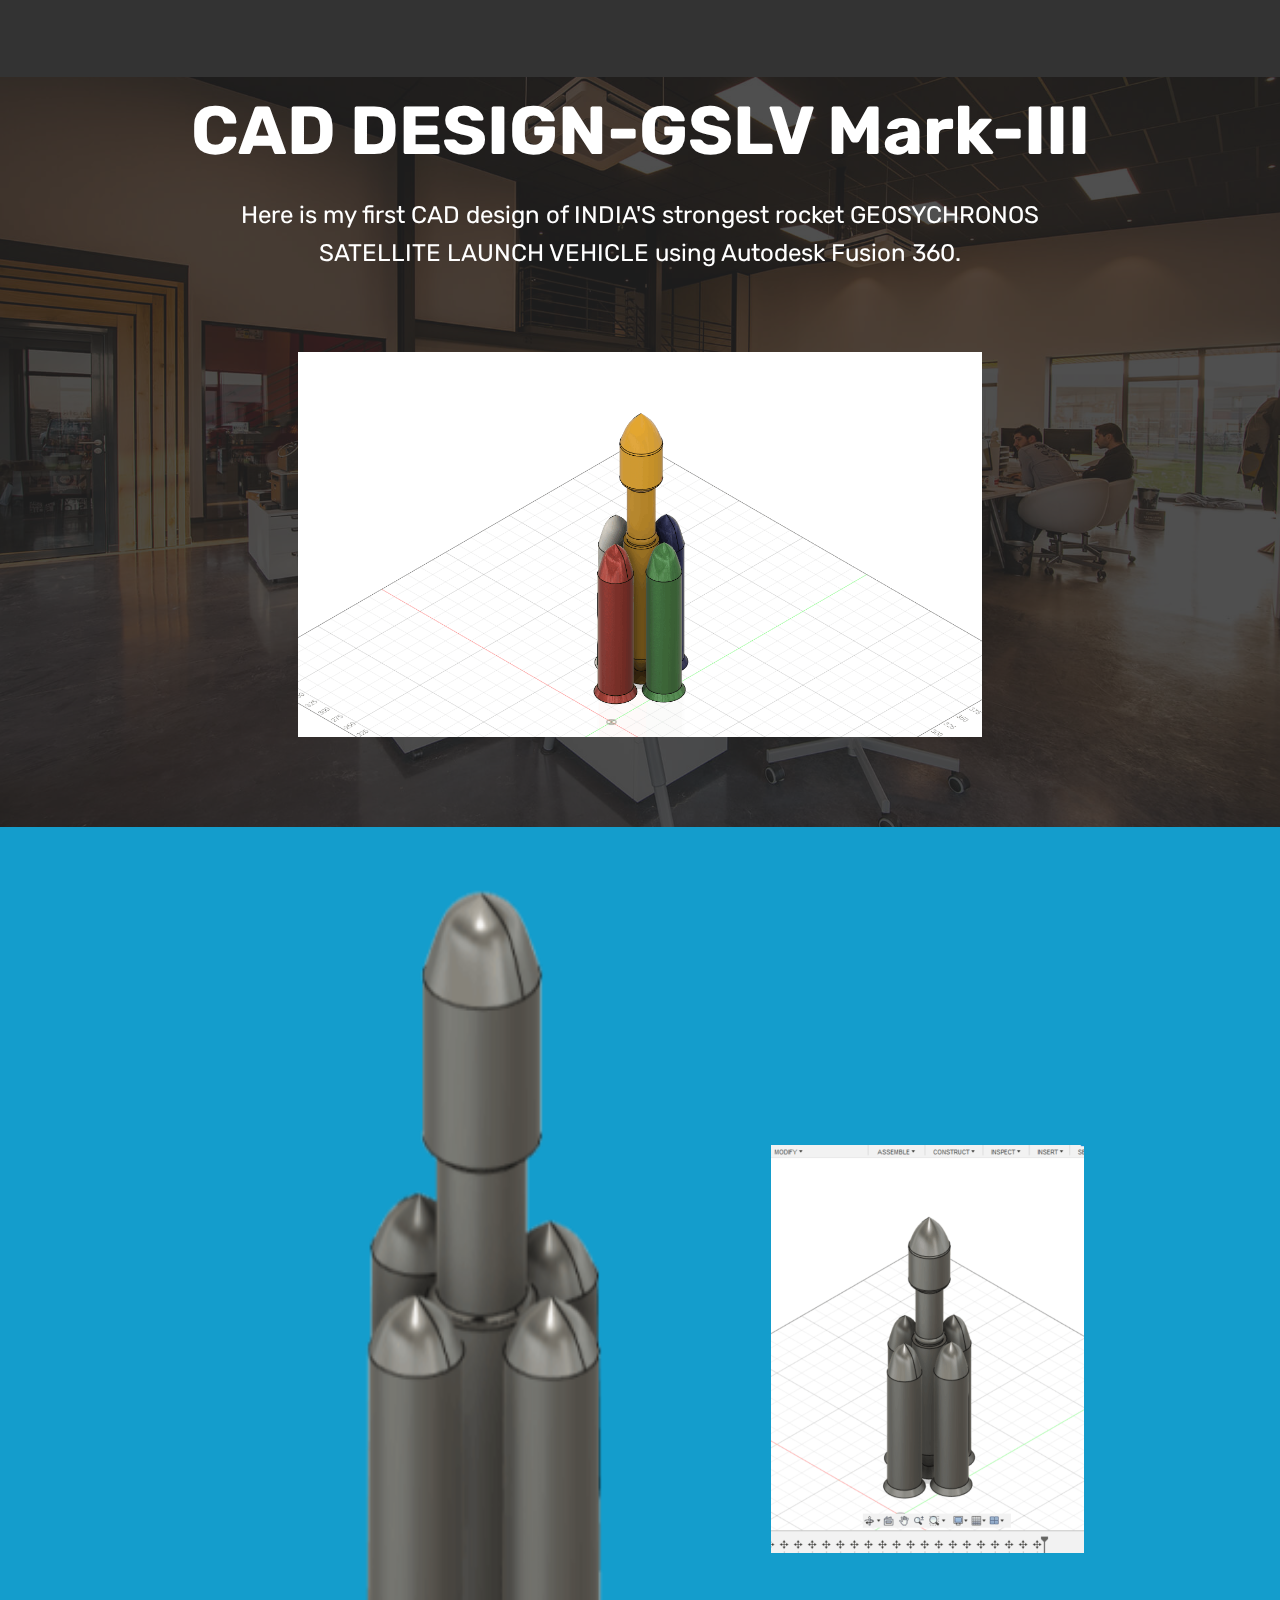
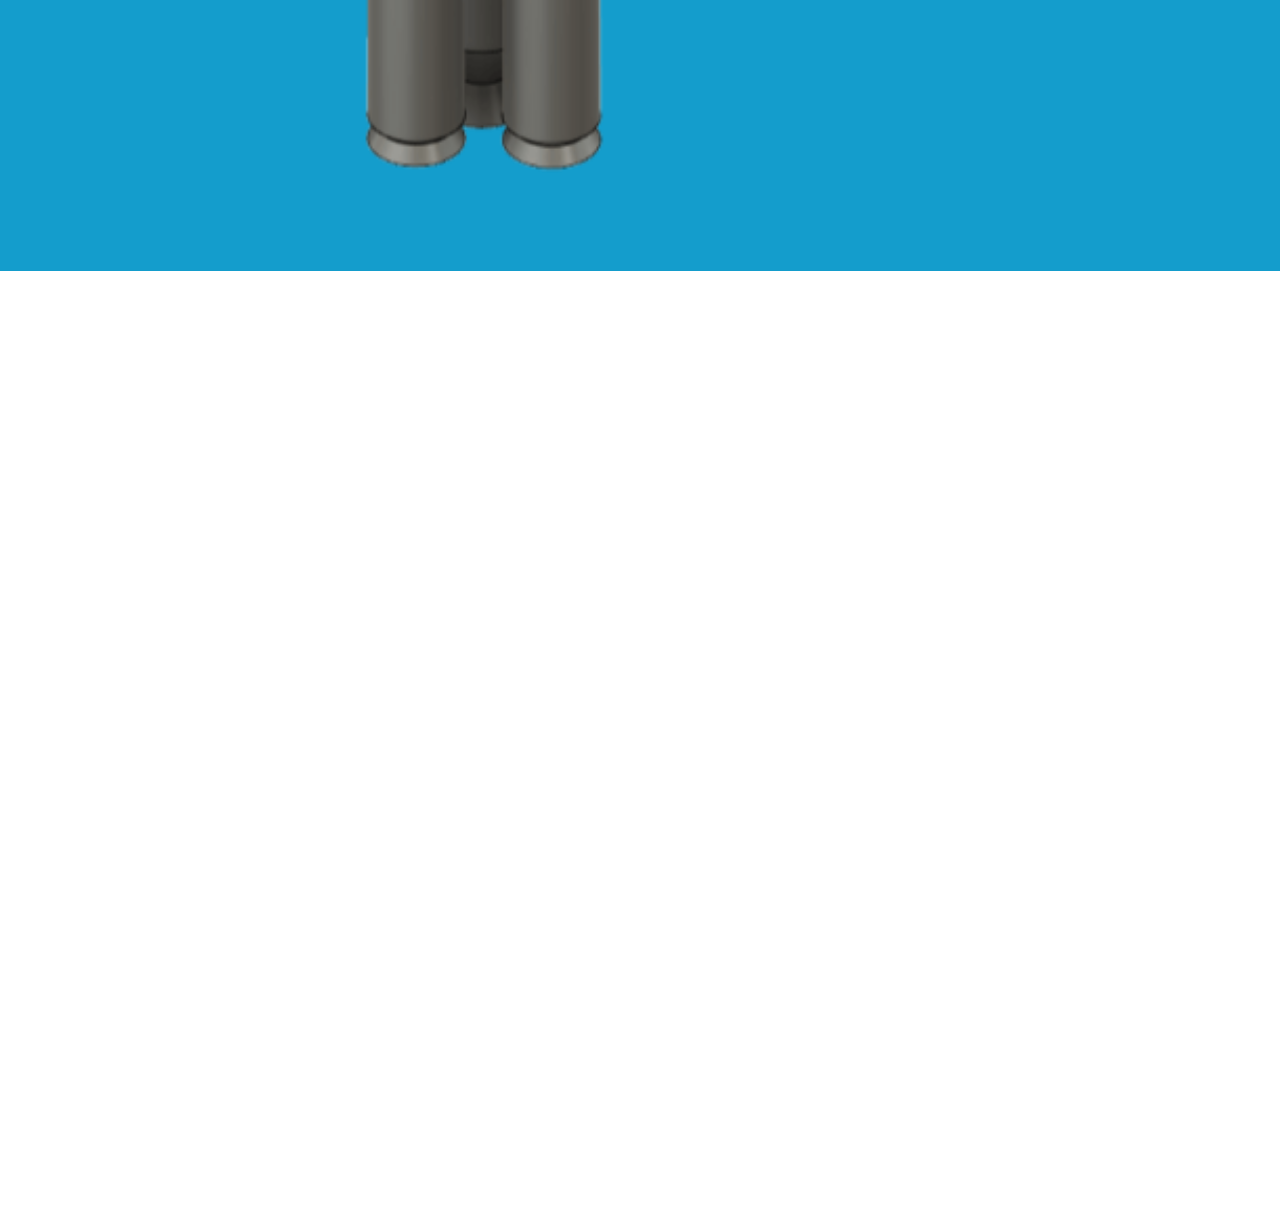
<file: index.html>
<!DOCTYPE html>
<html  >
<head>
  <!-- Site made with Mobirise Website Builder v4.11.4, https://mobirise.com -->
  <meta charset="UTF-8">
  <meta http-equiv="X-UA-Compatible" content="IE=edge">
  <meta name="generator" content="Mobirise v4.11.4, mobirise.com">
  <meta name="viewport" content="width=device-width, initial-scale=1, minimum-scale=1">
  <link rel="shortcut icon" href="assets/images/logo2.png" type="image/x-icon">
  <meta name="description" content="">
  
  <title>Home</title>
  <link rel="stylesheet" href="assets/web/assets/mobirise-icons/mobirise-icons.css">
  <link rel="stylesheet" href="assets/bootstrap/css/bootstrap.min.css">
  <link rel="stylesheet" href="assets/bootstrap/css/bootstrap-grid.min.css">
  <link rel="stylesheet" href="assets/bootstrap/css/bootstrap-reboot.min.css">
  <link rel="stylesheet" href="assets/socicon/css/styles.css">
  <link rel="stylesheet" href="assets/tether/tether.min.css">
  <link rel="stylesheet" href="assets/dropdown/css/style.css">
  <link rel="stylesheet" href="assets/theme/css/style.css">
  <link rel="preload" as="style" href="assets/mobirise/css/mbr-additional.css"><link rel="stylesheet" href="assets/mobirise/css/mbr-additional.css" type="text/css">
  
  
  
</head>
<body>
  <section class="menu cid-qTkzRZLJNu" once="menu" id="menu1-0">

    

    <nav class="navbar navbar-expand beta-menu navbar-dropdown align-items-center navbar-fixed-top navbar-toggleable-sm">
        <button class="navbar-toggler navbar-toggler-right" type="button" data-toggle="collapse" data-target="#navbarSupportedContent" aria-controls="navbarSupportedContent" aria-expanded="false" aria-label="Toggle navigation">
            <div class="hamburger">
                <span></span>
                <span></span>
                <span></span>
                <span></span>
            </div>
        </button>
        <div class="menu-logo">
            <div class="navbar-brand">
                
                
            </div>
        </div>
        <div class="collapse navbar-collapse" id="navbarSupportedContent">
            
            
        </div>
    </nav>
</section>

<section class="engine"><a href="https://mobirise.info/a">online site builder</a></section><section class="header4 cid-rFZw6qPSlq mbr-parallax-background" id="header4-4">

    

    <div class="mbr-overlay" style="opacity: 0.8; background-color: rgb(35, 35, 35);">
    </div>

    <div class="container">
        <div class="row justify-content-md-center">
            <div class="media-content col-md-10">
                <h1 class="mbr-section-title align-center mbr-white pb-3 mbr-bold mbr-fonts-style display-1">
                    CAD DESIGN-GSLV Mark-III</h1>
                
                <div class="mbr-text align-center mbr-white pb-3">
                    <p class="mbr-text mbr-fonts-style display-5">
                        Here is my first CAD design of INDIA'S strongest rocket GEOSYCHRONOS SATELLITE LAUNCH VEHICLE using Autodesk Fusion 360.</p>
                </div>
                
            </div>
            <div class="mbr-figure pt-5">
                <img src="assets/images/gslv3-1280x720.png" alt="Mobirise" title="" style="width: 60%;">
            </div>
        </div>
    </div>
</section>

<section class="cid-rFZwajZ3ws" id="image4-5">
    <!-- Block parameters controls (Blue "Gear" panel) -->
    
    <!-- End block parameters -->
    <div class="container images-container">
            <div class="media-container-row" style="width: 80%;">
                <div class="img-item item1" style="width: 177%;">
                    <img src="assets/images/untitled-1-1086x455.png" alt="" title="">
                    
                </div>
                <div class="img-item">
                    <img src="assets/images/gslv-626x816.png" alt="" title="">
                    
                </div>
            </div>
    </div>
</section>

<section class="cid-rFZwWcisaJ" id="video2-9">

    
    
    <figure class="mbr-figure align-center">
        <div class="video-block" style="width: 100%;">
            <div><iframe class="mbr-embedded-video" src="https://www.youtube.com/embed/X3U5oLGYOCw?rel=0&amp;amp;showinfo=0&amp;autoplay=1&amp;loop=1&amp;playlist=X3U5oLGYOCw" width="1280" height="720" frameborder="0" allowfullscreen></iframe></div>
        </div>
    </figure>
</section>

<section class="cid-qTkAaeaxX5 mbr-reveal" id="footer1-2">

    

    

    <div class="container">
        <div class="media-container-row content text-white">
            <div class="col-12 col-md-3">
                <div class="media-wrap">
                    <a href="https://mobirise.com/">
                        <img src="assets/images/logo2.png" alt="Mobirise">
                    </a>
                </div>
            </div>
            <div class="col-12 col-md-3 mbr-fonts-style display-7">
                <h5 class="pb-3"></h5>
                <p class="mbr-text"></p>
            </div>
            <div class="col-12 col-md-3 mbr-fonts-style display-7">
                <h5 class="pb-3">
                    Contacts
                </h5>
                <p class="mbr-text">
                    Email: www.malikjharna@gmail.com
<br></p>
            </div>
            <div class="col-12 col-md-3 mbr-fonts-style display-7">
                <h5 class="pb-3"></h5>
                <p class="mbr-text"></p>
            </div>
        </div>
        <div class="footer-lower">
            <div class="media-container-row">
                <div class="col-sm-12">
                    <hr>
                </div>
            </div>
            <div class="media-container-row mbr-white">
                <div class="col-sm-6 copyright">
                    <p class="mbr-text mbr-fonts-style display-7">
                        © Copyright 2017 Mobirise - Kaustav Malik</p>
                </div>
                <div class="col-md-6">
                    <div class="social-list align-right">
                        <div class="soc-item">
                            
                                <span class="mbr-iconfont mbr-iconfont-social socicon-twitter socicon"></span>
                            
                        </div>
                        <div class="soc-item">
                            
                                <a href="https://github.com/kaustavmalik2004/kaustavmalik2004.github.io" target="_blank"><span class="mbr-iconfont mbr-iconfont-social mbri-github" style="font-size: 30px; color: rgb(20, 157, 204); fill: rgb(20, 157, 204);"></span></a>
                            
                        </div>
                        <div class="soc-item">
                            <a href="https://www.youtube.com/channel/UCB0iASr8nfvkxpq-tZv5fAg?view_as=subscriber" target="_blank">
                                <span class="mbr-iconfont mbr-iconfont-social socicon-youtube socicon" style="color: rgb(255, 51, 102); fill: rgb(255, 51, 102); font-size: 30px;"></span>
                            </a>
                        </div>
                        <div class="soc-item">
                            
                                <span class="mbr-iconfont mbr-iconfont-social socicon-instagram socicon"></span>
                            
                        </div>
                        <div class="soc-item">
                            
                                <span class="mbr-iconfont mbr-iconfont-social socicon-googleplus socicon"></span>
                            
                        </div>
                        <div class="soc-item">
                            
                                <span class="mbr-iconfont mbr-iconfont-social socicon-behance socicon"></span>
                            
                        </div>
                    </div>
                </div>
            </div>
        </div>
    </div>
</section>


  <script src="assets/web/assets/jquery/jquery.min.js"></script>
  <script src="assets/popper/popper.min.js"></script>
  <script src="assets/bootstrap/js/bootstrap.min.js"></script>
  <script src="assets/tether/tether.min.js"></script>
  <script src="assets/dropdown/js/nav-dropdown.js"></script>
  <script src="assets/dropdown/js/navbar-dropdown.js"></script>
  <script src="assets/touchswipe/jquery.touch-swipe.min.js"></script>
  <script src="assets/parallax/jarallax.min.js"></script>
  <script src="assets/smoothscroll/smooth-scroll.js"></script>
  <script src="assets/theme/js/script.js"></script>
  
  
</body>
</html>
</file>
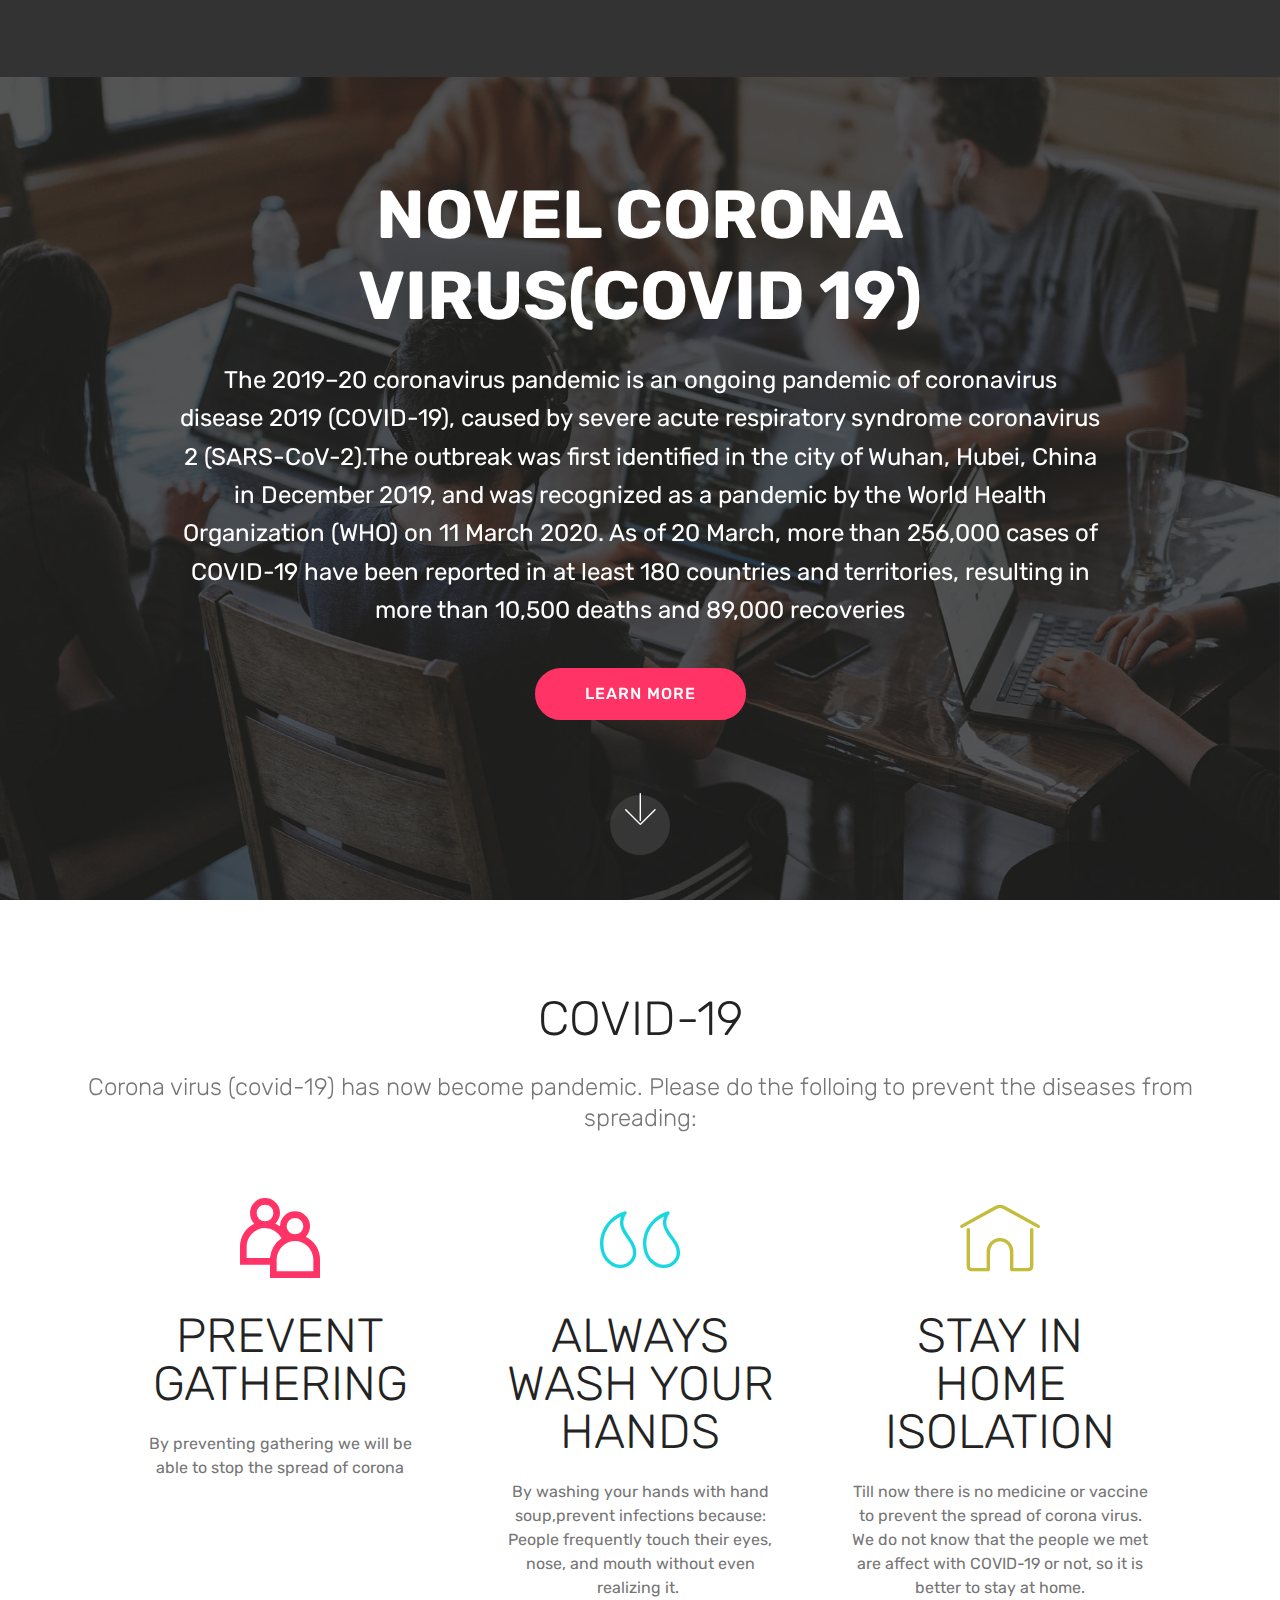
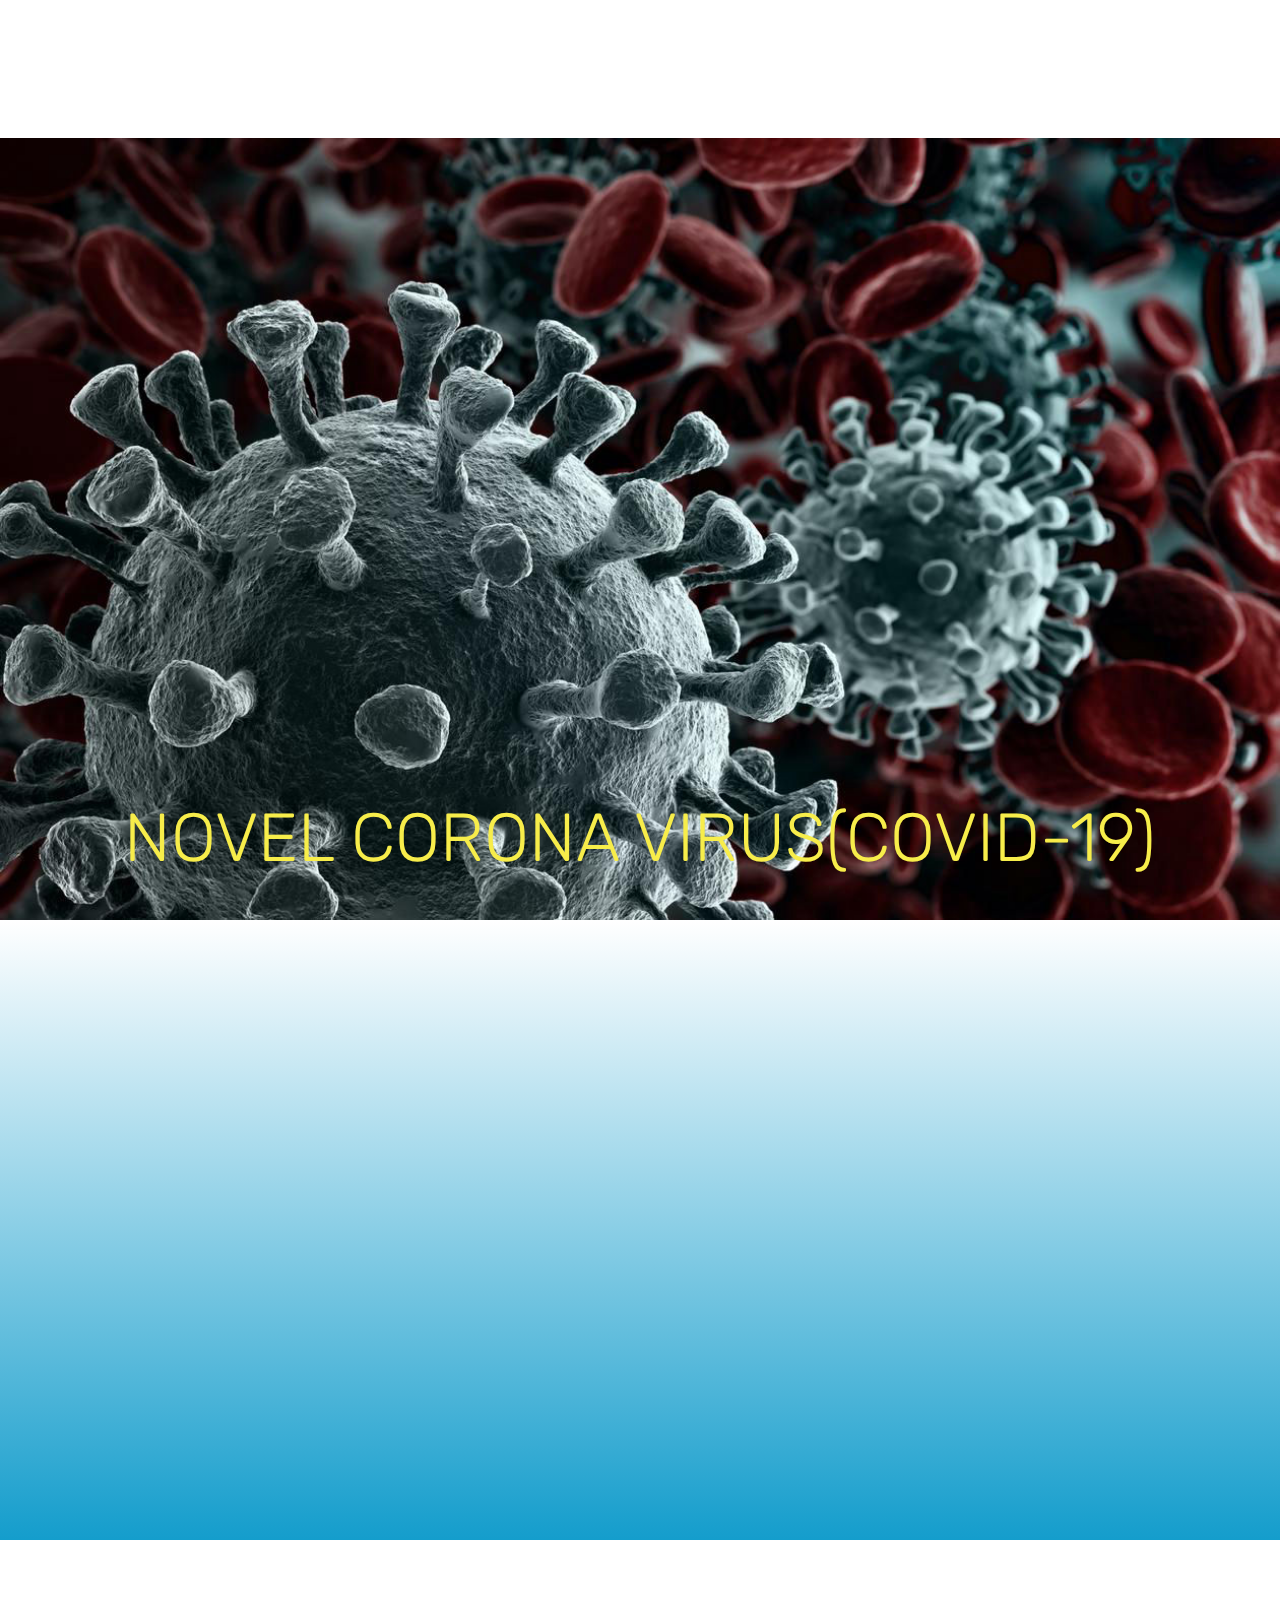
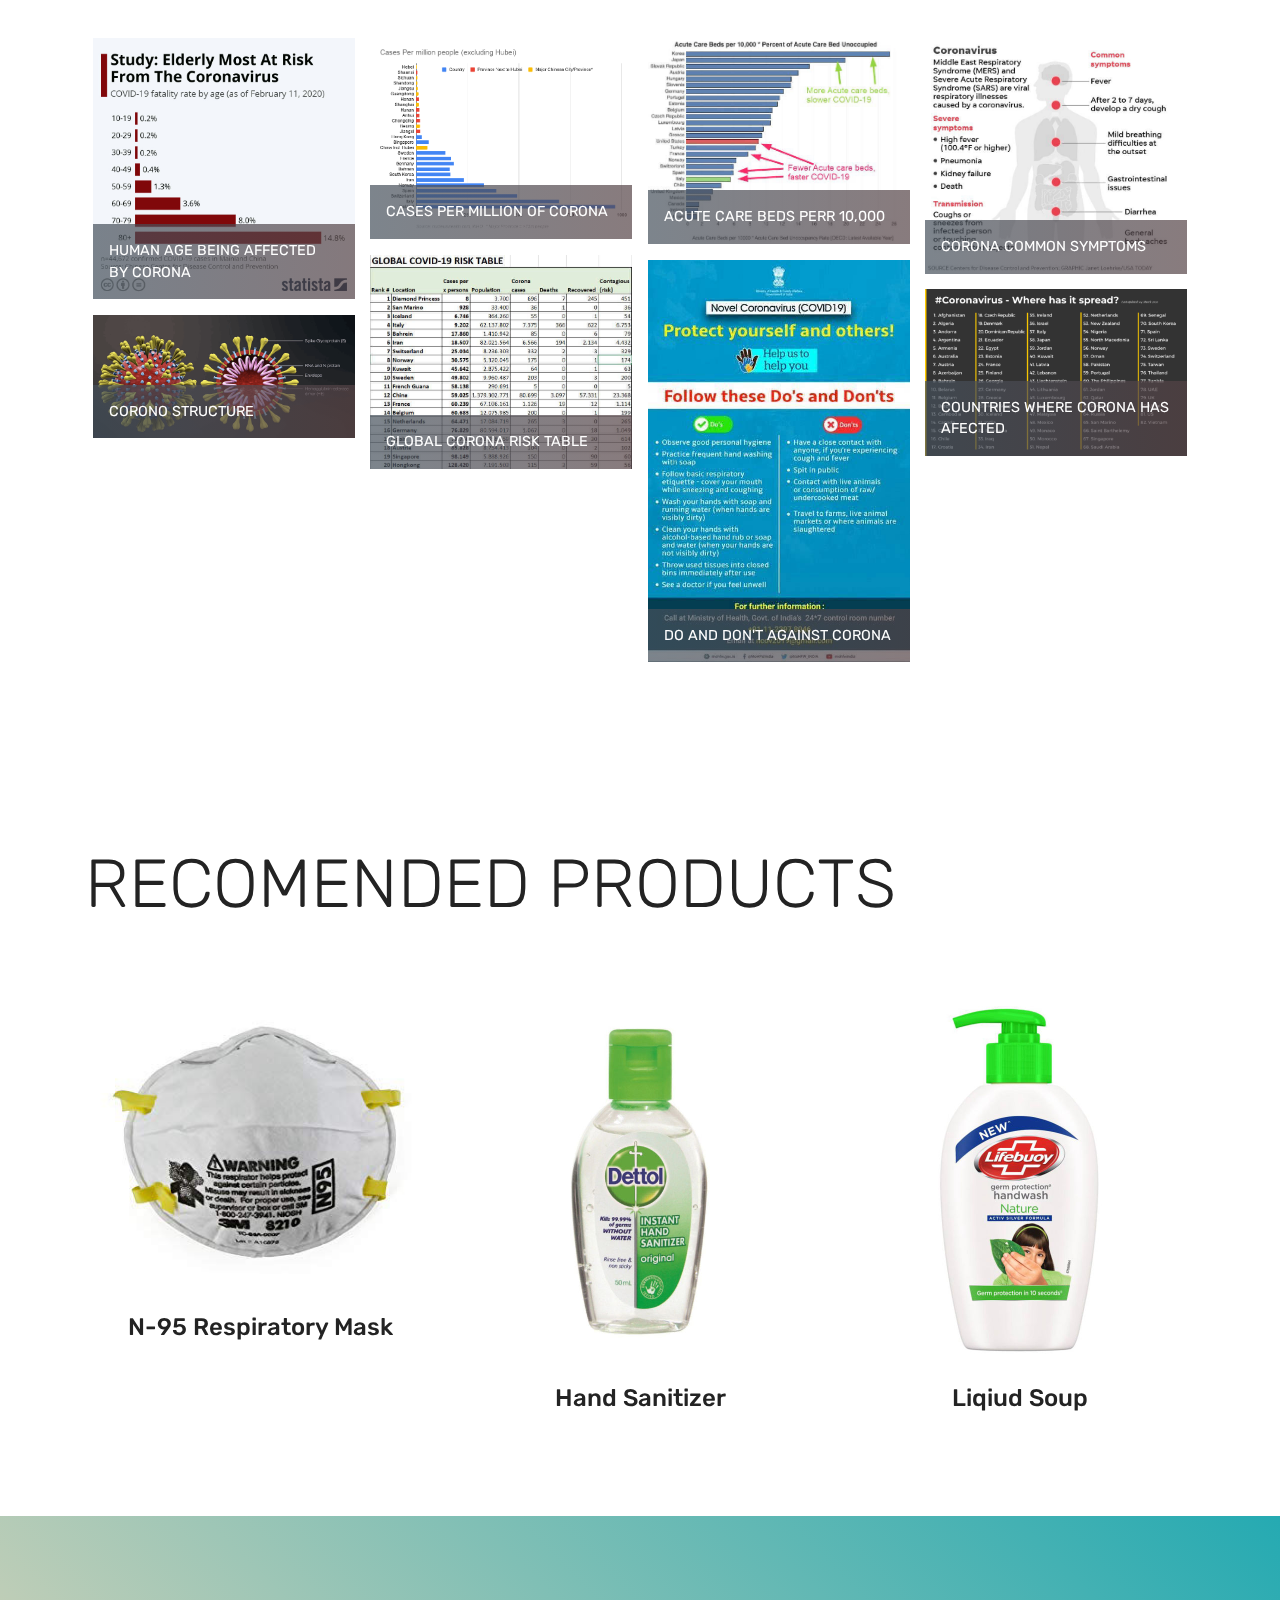
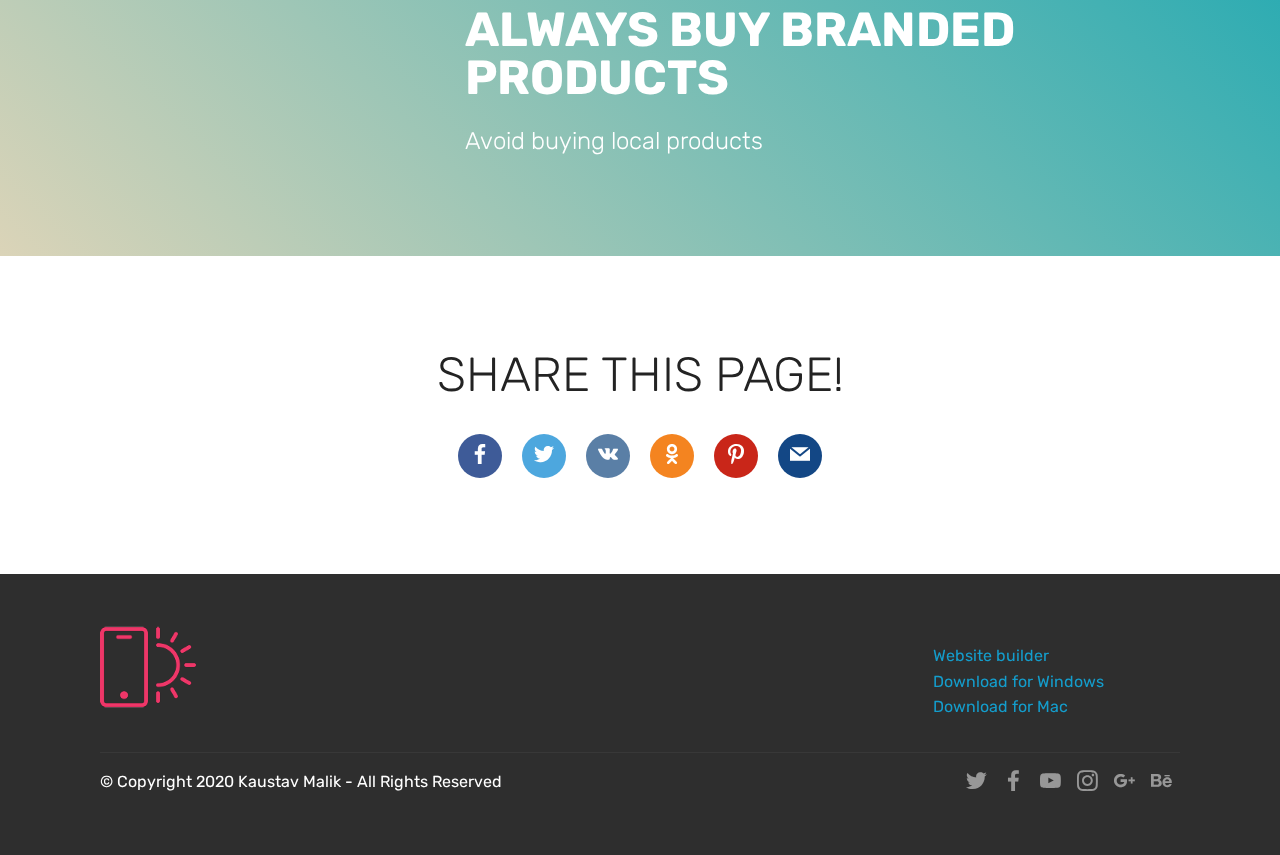
<file: page1.html>
<!DOCTYPE html>
<html  >
<head>
  <!-- Site made with Mobirise Website Builder v4.11.4, https://mobirise.com -->
  <meta charset="UTF-8">
  <meta http-equiv="X-UA-Compatible" content="IE=edge">
  <meta name="generator" content="Mobirise v4.11.4, mobirise.com">
  <meta name="viewport" content="width=device-width, initial-scale=1, minimum-scale=1">
  <link rel="shortcut icon" href="assets/images/logo2.png" type="image/x-icon">
  <meta name="description" content="Web Page Generator Description">
  
  <title>COVID-19</title>
  <link rel="stylesheet" href="assets/web/assets/mobirise-icons2/mobirise2.css">
  <link rel="stylesheet" href="assets/web/assets/mobirise-icons/mobirise-icons.css">
  <link rel="stylesheet" href="assets/bootstrap/css/bootstrap.min.css">
  <link rel="stylesheet" href="assets/bootstrap/css/bootstrap-grid.min.css">
  <link rel="stylesheet" href="assets/bootstrap/css/bootstrap-reboot.min.css">
  <link rel="stylesheet" href="assets/dropdown/css/style.css">
  <link rel="stylesheet" href="assets/tether/tether.min.css">
  <link rel="stylesheet" href="assets/socicon/css/styles.css">
  <link rel="stylesheet" href="assets/theme/css/style.css">
  <link rel="stylesheet" href="assets/gallery/style.css">
  <link rel="preload" as="style" href="assets/mobirise/css/mbr-additional.css"><link rel="stylesheet" href="assets/mobirise/css/mbr-additional.css" type="text/css">
  
  
  
</head>
<body>
  <section class="menu cid-qTkzRZLJNu" once="menu" id="menu1-e">

    

    <nav class="navbar navbar-expand beta-menu navbar-dropdown align-items-center navbar-fixed-top navbar-toggleable-sm">
        <button class="navbar-toggler navbar-toggler-right" type="button" data-toggle="collapse" data-target="#navbarSupportedContent" aria-controls="navbarSupportedContent" aria-expanded="false" aria-label="Toggle navigation">
            <div class="hamburger">
                <span></span>
                <span></span>
                <span></span>
                <span></span>
            </div>
        </button>
        <div class="menu-logo">
            <div class="navbar-brand">
                
                
            </div>
        </div>
        <div class="collapse navbar-collapse" id="navbarSupportedContent">
            
            
        </div>
    </nav>
</section>

<section class="engine"><a href="https://mobirise.info/o">free portfolio web templates</a></section><section class="cid-rTNisbfU32 mbr-fullscreen mbr-parallax-background" id="header2-g">

    

    <div class="mbr-overlay" style="opacity: 0.7; background-color: rgb(35, 35, 35);"></div>

    <div class="container align-center">
        <div class="row justify-content-md-center">
            <div class="mbr-white col-md-10">
                <h1 class="mbr-section-title mbr-bold pb-3 mbr-fonts-style display-1">
                    NOVEL CORONA VIRUS(COVID 19)</h1>
                
                <p class="mbr-text pb-3 mbr-fonts-style display-5">
                    The 2019–20 coronavirus pandemic is an ongoing pandemic of coronavirus disease 2019 (COVID-19), caused by severe acute respiratory syndrome coronavirus 2 (SARS-CoV-2).The outbreak was first identified in the city of Wuhan, Hubei, China in December 2019, and was recognized as a pandemic by the World Health Organization (WHO) on 11 March 2020. As of 20 March, more than 256,000 cases of COVID-19 have been reported in at least 180 countries and territories, resulting in more than 10,500 deaths and 89,000 recoveries
                </p>
                <div class="mbr-section-btn"><a class="btn btn-md btn-secondary display-4" href="https://en.wikipedia.org/wiki/2019%E2%80%9320_coronavirus_pandemic" target="_blank">LEARN MORE</a></div>
            </div>
        </div>
    </div>
    <div class="mbr-arrow hidden-sm-down" aria-hidden="true">
        <a href="#next">
            <i class="mbri-down mbr-iconfont"></i>
        </a>
    </div>
</section>

<section class="counters1 counters cid-rTNjT9XnYp" id="counters1-h">

    

    

    <div class="container">
        <h2 class="mbr-section-title pb-3 align-center mbr-fonts-style display-2">
            COVID-19</h2>
        <h3 class="mbr-section-subtitle mbr-fonts-style display-5">Corona virus (covid-19) has now become pandemic. Please do the folloing to prevent the diseases from spreading:</h3>

        <div class="container pt-4 mt-2">
            <div class="media-container-row">
                <div class="card p-3 align-center col-12 col-md-6 col-lg-4">
                    <div class="panel-item p-3">
                        <div class="card-img pb-3">
                            <span class="mbr-iconfont mobi-mbri-users mobi-mbri" style="color: rgb(255, 51, 102); fill: rgb(255, 51, 102);"></span>
                        </div>

                        <div class="card-text">
                            <h3 class="count pt-3 pb-3 mbr-fonts-style display-2">PREVENT GATHERING</h3>
                            <h4 class="mbr-content-title mbr-bold mbr-fonts-style display-7"></h4>
                            <p class="mbr-content-text mbr-fonts-style display-7">By preventing gathering we will be able to stop the spread of corona</p>
                        </div>
                    </div>
                </div>


                <div class="card p-3 align-center col-12 col-md-6 col-lg-4">
                    <div class="panel-item p-3">
                        <div class="card-img pb-3">
                            <span class="mbr-iconfont mbri-quote-left" style="color: rgb(24, 215, 224); fill: rgb(24, 215, 224);"></span>
                        </div>
                        <div class="card-text">
                            <h3 class="count pt-3 pb-3 mbr-fonts-style display-2">
                                  ALWAYS WASH YOUR HANDS</h3>
                            <h4 class="mbr-content-title mbr-bold mbr-fonts-style display-7"></h4>
                            <p class="mbr-content-text mbr-fonts-style display-7">
                                    By washing your hands with hand soup,prevent infections because: People frequently touch their eyes, nose, and mouth without even realizing it.&nbsp;</p>
                        </div>
                    </div>
                </div>

                <div class="card p-3 align-center col-12 col-md-6 col-lg-4">
                    <div class="panel-item p-3">
                        <div class="card-img pb-3">
                            <span class="mbr-iconfont mbri-home" style="color: rgb(196, 188, 59); fill: rgb(196, 188, 59);"></span>
                        </div>
                        <div class="card-text">
                            <h3 class="count pt-3 pb-3 mbr-fonts-style display-2">
                                  STAY IN HOME ISOLATION</h3>
                            <h4 class="mbr-content-title mbr-bold mbr-fonts-style display-7"></h4>
                            <p class="mbr-content-text mbr-fonts-style display-7">Till now there is no medicine or vaccine to prevent the spread of corona virus.<br>We do not know that the people we met are affect with COVID-19 or not, so it is better to stay at home.</p>
                        </div>
                    </div>
                </div>


                
            </div>
        </div>
   </div>
</section>

<section class="cid-rTQC1Q3Bf8" id="image2-i">

    

    <figure class="mbr-figure">
        <div class="image-block" style="width: 100%;">
            <img src="assets/images/corona-1260x770.jpg" alt="Mobirise" title="">
            <figcaption class="mbr-figure-caption mbr-figure-caption-over">
                <div class="pb-5 px-3 mbr-white align-center mbr-fonts-style display-1">NOVEL CORONA VIRUS(COVID-19)</div>
            </figcaption>
        </div>
    </figure>
</section>

<section class="cid-rTQC3qHHNq" id="video3-j">

    
    
    <figure class="mbr-figure align-center container">
        <div class="video-block" style="width: 80%;">
            <div><iframe class="mbr-embedded-video" src="https://www.youtube.com/embed/o3SrpqFQtEo?rel=0&amp;amp;showinfo=0&amp;autoplay=1&amp;loop=1&amp;playlist=o3SrpqFQtEo" width="1280" height="720" frameborder="0" allowfullscreen></iframe></div>
        </div>
    </figure>
</section>

<section class="mbr-gallery mbr-slider-carousel cid-rTQEse2tWM" id="gallery1-l">

    

    <div class="container">
        <div><!-- Filter --><!-- Gallery --><div class="mbr-gallery-row"><div class="mbr-gallery-layout-default"><div><div><div class="mbr-gallery-item mbr-gallery-item--p1" data-video-url="false" data-tags="Awesome"><div href="#lb-gallery1-l" data-slide-to="0" data-toggle="modal"><img src="assets/images/20860-1200x1200-800x800.jpg" alt="" title=""><span class="icon-focus"></span><span class="mbr-gallery-title mbr-fonts-style display-7">HUMAN AGE BEING AFFECTED BY CORONA</span></div></div><div class="mbr-gallery-item mbr-gallery-item--p1" data-video-url="false" data-tags="Responsive"><div href="#lb-gallery1-l" data-slide-to="1" data-toggle="modal"><img src="assets/images/cases-per-million-excluding-hubei-20032020211319-729x561-729x561.png" alt="" title=""><span class="icon-focus"></span><span class="mbr-gallery-title mbr-fonts-style display-7">CASES PER MILLION OF CORONA</span></div></div><div class="mbr-gallery-item mbr-gallery-item--p1" data-video-url="false" data-tags="Creative"><div href="#lb-gallery1-l" data-slide-to="2" data-toggle="modal"><img src="assets/images/acute-care-beds-605x477-605x477.jpg" alt="" title=""><span class="icon-focus"></span><span class="mbr-gallery-title mbr-fonts-style display-7">ACUTE CARE BEDS PERR 10,000</span></div></div><div class="mbr-gallery-item mbr-gallery-item--p1" data-video-url="false" data-tags="Animated"><div href="#lb-gallery1-l" data-slide-to="3" data-toggle="modal"><img src="assets/images/coronavirus-body-diagram-693x625-693x625.jpg" alt="" title=""><span class="icon-focus"></span><span class="mbr-gallery-title mbr-fonts-style display-7">CORONA COMMON SYMPTOMS</span></div></div><div class="mbr-gallery-item mbr-gallery-item--p1" data-video-url="false" data-tags="Awesome"><div href="#lb-gallery1-l" data-slide-to="4" data-toggle="modal"><img src="assets/images/esnyfyvxkaciwmc-745x610-745x610.jpg" alt="" title=""><span class="icon-focus"></span><span class="mbr-gallery-title mbr-fonts-style display-7">GLOBAL CORONA RISK TABLE</span></div></div><div class="mbr-gallery-item mbr-gallery-item--p1" data-video-url="false" data-tags="Awesome"><div href="#lb-gallery1-l" data-slide-to="5" data-toggle="modal"><img src="assets/images/coronavirus-dos-donts-x679-441x679-441x679.jpg" alt="" title=""><span class="icon-focus"></span><span class="mbr-gallery-title mbr-fonts-style display-7">DO AND DON'T AGAINST CORONA</span></div></div><div class="mbr-gallery-item mbr-gallery-item--p1" data-video-url="false" data-tags="Responsive"><div href="#lb-gallery1-l" data-slide-to="6" data-toggle="modal"><img src="assets/images/d8a40d1333c64f44972e4bdcf2c931d1-6-1015x650-800x512.png" alt="" title=""><span class="icon-focus"></span><span class="mbr-gallery-title mbr-fonts-style display-7">COUNTRIES WHERE CORONA HAS AFECTED</span></div></div><div class="mbr-gallery-item mbr-gallery-item--p1" data-video-url="false" data-tags="Animated"><div href="#lb-gallery1-l" data-slide-to="7" data-toggle="modal"><img src="assets/images/coronavirus-structure1-1-21-20-1524x720-800x378.png" alt="" title=""><span class="icon-focus"></span><span class="mbr-gallery-title mbr-fonts-style display-7">CORONO STRUCTURE</span></div></div></div></div><div class="clearfix"></div></div></div><!-- Lightbox --><div data-app-prevent-settings="" class="mbr-slider modal fade carousel slide" tabindex="-1" data-keyboard="true" data-interval="false" id="lb-gallery1-l"><div class="modal-dialog"><div class="modal-content"><div class="modal-body"><div class="carousel-inner"><div class="carousel-item active"><img src="assets/images/20860-1200x1200.jpg" alt="" title=""></div><div class="carousel-item"><img src="assets/images/cases-per-million-excluding-hubei-20032020211319-729x561.png" alt="" title=""></div><div class="carousel-item"><img src="assets/images/acute-care-beds-605x477.jpg" alt="" title=""></div><div class="carousel-item"><img src="assets/images/coronavirus-body-diagram-693x625.jpg" alt="" title=""></div><div class="carousel-item"><img src="assets/images/esnyfyvxkaciwmc-745x610.jpg" alt="" title=""></div><div class="carousel-item"><img src="assets/images/coronavirus-dos-donts-x679-441x679.jpg" alt="" title=""></div><div class="carousel-item"><img src="assets/images/d8a40d1333c64f44972e4bdcf2c931d1-6-1015x650.png" alt="" title=""></div><div class="carousel-item"><img src="assets/images/coronavirus-structure1-1-21-20-1524x720.png" alt="" title=""></div></div><a class="carousel-control carousel-control-prev" role="button" data-slide="prev" href="#lb-gallery1-l"><span class="mbri-left mbr-iconfont" aria-hidden="true"></span><span class="sr-only">Previous</span></a><a class="carousel-control carousel-control-next" role="button" data-slide="next" href="#lb-gallery1-l"><span class="mbri-right mbr-iconfont" aria-hidden="true"></span><span class="sr-only">Next</span></a><a class="close" href="#" role="button" data-dismiss="modal"><span class="sr-only">Close</span></a></div></div></div></div></div>
    </div>

</section>

<section class="services1 cid-rTQKy3aayk" id="services1-n">
    <!---->
    
    <!---->
    <!--Overlay-->
    
    <!--Container-->
    <div class="container">
        <div class="row justify-content-center">
            <!--Titles-->
            <div class="title pb-5 col-12">
                <h2 class="align-left pb-3 mbr-fonts-style display-1">RECOMENDED PRODUCTS</h2>
                
            </div>
            <!--Card-1-->
            <div class="card col-12 col-md-6 p-3 col-lg-4">
                <div class="card-wrapper">
                    <div class="card-img">
                        <img src="assets/images/71mfnaubwll.-sx385-385x306.jpg" alt="Mobirise" title="">
                    </div>
                    <div class="card-box">
                        <h4 class="card-title mbr-fonts-style display-5">N-95 Respiratory Mask</h4>
                        
                        <!--Btn-->
                        
                    </div>
                </div>
            </div>
            <!--Card-2-->
            <div class="card col-12 col-md-6 p-3 col-lg-4">
                <div class="card-wrapper">
                    <div class="card-img">
                        <img src="assets/images/latest-ad-696x696.jpg" alt="Mobirise" title="">
                    </div>
                    <div class="card-box">
                        <h4 class="card-title mbr-fonts-style display-5">Hand Sanitizer</h4>
                        
                        <!--Btn-->
                        
                    </div>
                </div>
            </div>
            <!--Card-3-->
            <div class="card col-12 col-md-6 p-3 col-lg-4 last-child">
                <div class="card-wrapper">
                    <div class="card-img">
                        <img src="assets/images/lif0078-2-1-696x696.jpg" alt="Mobirise" title="">
                    </div>
                    <div class="card-box">
                        <h4 class="card-title mbr-fonts-style display-5">
                            Liqiud Soup</h4>
                        
                        <!--Btn-->
                        
                    </div>
                </div>
            </div>
            <!--Card-4-->
            
        </div>
    </div>
</section>

<section class="mbr-section info2 cid-rTQMYl3ffL" id="info2-o">

    

    

    <div class="container">
        <div class="row main justify-content-center">
            <div class="media-container-column col-12 col-lg-3 col-md-4">
                
            </div>
            <div class="media-container-column title col-12 col-lg-7 col-md-6">
                <h2 class="align-right mbr-bold mbr-white pb-3 mbr-fonts-style display-2">
                    ALWAYS BUY BRANDED PRODUCTS</h2>
                <h3 class="mbr-section-subtitle align-right mbr-light mbr-white mbr-fonts-style display-5">
                    Avoid buying local products</h3>
            </div>
        </div>
    </div>
</section>

<section class="cid-rTQNJM2OsI" id="social-buttons3-p">
    
    

    

    <div class="container">
        <div class="media-container-row">
            <div class="col-md-8 align-center">
                <h2 class="pb-3 mbr-section-title mbr-fonts-style display-2">
                    SHARE THIS PAGE!
                </h2>
                <div>
                    <div class="mbr-social-likes">
                        <span class="btn btn-social socicon-bg-facebook facebook mx-2" title="Share link on Facebook">
                            <i class="socicon socicon-facebook"></i>
                        </span>
                        <span class="btn btn-social twitter socicon-bg-twitter mx-2" title="Share link on Twitter">
                            <i class="socicon socicon-twitter"></i>
                        </span>
                        <span class="btn btn-social vkontakte socicon-bg-vkontakte mx-2" title="Share link on VKontakte">
                            <i class="socicon socicon-vkontakte"></i>
                        </span>
                        <span class="btn btn-social odnoklassniki socicon-bg-odnoklassniki mx-2" title="Share link on Odnoklassniki">
                            <i class="socicon socicon-odnoklassniki"></i>
                        </span>
                        <span class="btn btn-social pinterest socicon-bg-pinterest mx-2" title="Share link on Pinterest">
                            <i class="socicon socicon-pinterest"></i>
                        </span>
                        <span class="btn btn-social mailru socicon-bg-mail mx-2" title="Share link on Mailru">
                            <i class="socicon socicon-mail"></i>
                        </span>
                    </div>
                </div>
            </div>
        </div>
    </div>
</section>

<section class="cid-rTQNWbiGcs" id="footer1-q">

    

    

    <div class="container">
        <div class="media-container-row content text-white">
            <div class="col-12 col-md-3">
                <div class="media-wrap">
                    <a href="https://mobirise.co/">
                        <img src="assets/images/logo2.png" alt="Mobirise">
                    </a>
                </div>
            </div>
            <div class="col-12 col-md-3 mbr-fonts-style display-7">
                <h5 class="pb-3"></h5>
                <p class="mbr-text"></p>
            </div>
            <div class="col-12 col-md-3 mbr-fonts-style display-7">
                <h5 class="pb-3"></h5>
                <p class="mbr-text"></p>
            </div>
            <div class="col-12 col-md-3 mbr-fonts-style display-7">
                <h5 class="pb-3"></h5>
                <p class="mbr-text">
                    <a class="text-primary" href="https://mobirise.co/">Website builder</a>
                    <br><a class="text-primary" href="https://mobirise.co/">Download for Windows</a>
                    <br><a class="text-primary" href="https://mobirise.co/">Download for Mac</a>
                </p>
            </div>
        </div>
        <div class="footer-lower">
            <div class="media-container-row">
                <div class="col-sm-12">
                    <hr>
                </div>
            </div>
            <div class="media-container-row mbr-white">
                <div class="col-sm-6 copyright">
                    <p class="mbr-text mbr-fonts-style display-7">
                        © Copyright 2020 Kaustav Malik - All Rights Reserved
                    </p>
                </div>
                <div class="col-md-6">
                    <div class="social-list align-right">
                        <div class="soc-item">
                            <a href="https://twitter.com/mobirise" target="_blank">
                                <span class="socicon-twitter socicon mbr-iconfont mbr-iconfont-social"></span>
                            </a>
                        </div>
                        <div class="soc-item">
                            <a href="https://www.facebook.com/pages/Mobirise/1616226671953247" target="_blank">
                                <span class="socicon-facebook socicon mbr-iconfont mbr-iconfont-social"></span>
                            </a>
                        </div>
                        <div class="soc-item">
                            <a href="https://www.youtube.com/c/mobirise" target="_blank">
                                <span class="socicon-youtube socicon mbr-iconfont mbr-iconfont-social"></span>
                            </a>
                        </div>
                        <div class="soc-item">
                            <a href="https://instagram.com/mobirise" target="_blank">
                                <span class="socicon-instagram socicon mbr-iconfont mbr-iconfont-social"></span>
                            </a>
                        </div>
                        <div class="soc-item">
                            <a href="https://plus.google.com/u/0/+Mobirise" target="_blank">
                                <span class="socicon-googleplus socicon mbr-iconfont mbr-iconfont-social"></span>
                            </a>
                        </div>
                        <div class="soc-item">
                            <a href="https://www.behance.net/Mobirise" target="_blank">
                                <span class="socicon-behance socicon mbr-iconfont mbr-iconfont-social"></span>
                            </a>
                        </div>
                    </div>
                </div>
            </div>
        </div>
    </div>
</section>


  <script src="assets/popper/popper.min.js"></script>
  <script src="assets/web/assets/jquery/jquery.min.js"></script>
  <script src="assets/bootstrap/js/bootstrap.min.js"></script>
  <script src="assets/bootstrapcarouselswipe/bootstrap-carousel-swipe.js"></script>
  <script src="assets/dropdown/js/nav-dropdown.js"></script>
  <script src="assets/dropdown/js/navbar-dropdown.js"></script>
  <script src="assets/touchswipe/jquery.touch-swipe.min.js"></script>
  <script src="assets/parallax/jarallax.min.js"></script>
  <script src="assets/viewportchecker/jquery.viewportchecker.js"></script>
  <script src="assets/masonry/masonry.pkgd.min.js"></script>
  <script src="assets/imagesloaded/imagesloaded.pkgd.min.js"></script>
  <script src="assets/smoothscroll/smooth-scroll.js"></script>
  <script src="assets/tether/tether.min.js"></script>
  <script src="assets/vimeoplayer/jquery.mb.vimeo_player.js"></script>
  <script src="assets/sociallikes/social-likes.js"></script>
  <script src="assets/theme/js/script.js"></script>
  <script src="assets/slidervideo/script.js"></script>
  <script src="assets/gallery/player.min.js"></script>
  <script src="assets/gallery/script.js"></script>
  
  
</body>
</html>
</file>
<file: assets/web/assets/mobirise-icons/mobirise-icons.css>
@font-face {
  font-family: 'MobiriseIcons';
  src:  url('mobirise-icons.eot?spat4u');
  src:  url('mobirise-icons.eot?spat4u#iefix') format('embedded-opentype'),
    url('mobirise-icons.ttf?spat4u') format('truetype'),
    url('mobirise-icons.woff?spat4u') format('woff'),
    url('mobirise-icons.svg?spat4u#MobiriseIcons') format('svg');
  font-weight: normal;
  font-style: normal;
  font-display: swap;
}

[class^="mbri-"], [class*=" mbri-"] {
  /* use !important to prevent issues with browser extensions that change fonts */
  font-family: MobiriseIcons !important;
  speak: none;
  font-style: normal;
  font-weight: normal;
  font-variant: normal;
  text-transform: none;
  line-height: 1;

  /* Better Font Rendering =========== */
  -webkit-font-smoothing: antialiased;
  -moz-osx-font-smoothing: grayscale;
}

.mbri-add-submenu:before {
  content: "\e900";
}
.mbri-alert:before {
  content: "\e901";
}
.mbri-align-center:before {
  content: "\e902";
}
.mbri-align-justify:before {
  content: "\e903";
}
.mbri-align-left:before {
  content: "\e904";
}
.mbri-align-right:before {
  content: "\e905";
}
.mbri-android:before {
  content: "\e906";
}
.mbri-apple:before {
  content: "\e907";
}
.mbri-arrow-down:before {
  content: "\e908";
}
.mbri-arrow-next:before {
  content: "\e909";
}
.mbri-arrow-prev:before {
  content: "\e90a";
}
.mbri-arrow-up:before {
  content: "\e90b";
}
.mbri-bold:before {
  content: "\e90c";
}
.mbri-bookmark:before {
  content: "\e90d";
}
.mbri-bootstrap:before {
  content: "\e90e";
}
.mbri-briefcase:before {
  content: "\e90f";
}
.mbri-browse:before {
  content: "\e910";
}
.mbri-bulleted-list:before {
  content: "\e911";
}
.mbri-calendar:before {
  content: "\e912";
}
.mbri-camera:before {
  content: "\e913";
}
.mbri-cart-add:before {
  content: "\e914";
}
.mbri-cart-full:before {
  content: "\e915";
}
.mbri-cash:before {
  content: "\e916";
}
.mbri-change-style:before {
  content: "\e917";
}
.mbri-chat:before {
  content: "\e918";
}
.mbri-clock:before {
  content: "\e919";
}
.mbri-close:before {
  content: "\e91a";
}
.mbri-cloud:before {
  content: "\e91b";
}
.mbri-code:before {
  content: "\e91c";
}
.mbri-contact-form:before {
  content: "\e91d";
}
.mbri-credit-card:before {
  content: "\e91e";
}
.mbri-cursor-click:before {
  content: "\e91f";
}
.mbri-cust-feedback:before {
  content: "\e920";
}
.mbri-database:before {
  content: "\e921";
}
.mbri-delivery:before {
  content: "\e922";
}
.mbri-desktop:before {
  content: "\e923";
}
.mbri-devices:before {
  content: "\e924";
}
.mbri-down:before {
  content: "\e925";
}
.mbri-download:before {
  content: "\e989";
}
.mbri-drag-n-drop:before {
  content: "\e927";
}
.mbri-drag-n-drop2:before {
  content: "\e928";
}
.mbri-edit:before {
  content: "\e929";
}
.mbri-edit2:before {
  content: "\e92a";
}
.mbri-error:before {
  content: "\e92b";
}
.mbri-extension:before {
  content: "\e92c";
}
.mbri-features:before {
  content: "\e92d";
}
.mbri-file:before {
  content: "\e92e";
}
.mbri-flag:before {
  content: "\e92f";
}
.mbri-folder:before {
  content: "\e930";
}
.mbri-gift:before {
  content: "\e931";
}
.mbri-github:before {
  content: "\e932";
}
.mbri-globe:before {
  content: "\e933";
}
.mbri-globe-2:before {
  content: "\e934";
}
.mbri-growing-chart:before {
  content: "\e935";
}
.mbri-hearth:before {
  content: "\e936";
}
.mbri-help:before {
  content: "\e937";
}
.mbri-home:before {
  content: "\e938";
}
.mbri-hot-cup:before {
  content: "\e939";
}
.mbri-idea:before {
  content: "\e93a";
}
.mbri-image-gallery:before {
  content: "\e93b";
}
.mbri-image-slider:before {
  content: "\e93c";
}
.mbri-info:before {
  content: "\e93d";
}
.mbri-italic:before {
  content: "\e93e";
}
.mbri-key:before {
  content: "\e93f";
}
.mbri-laptop:before {
  content: "\e940";
}
.mbri-layers:before {
  content: "\e941";
}
.mbri-left-right:before {
  content: "\e942";
}
.mbri-left:before {
  content: "\e943";
}
.mbri-letter:before {
  content: "\e944";
}
.mbri-like:before {
  content: "\e945";
}
.mbri-link:before {
  content: "\e946";
}
.mbri-lock:before {
  content: "\e947";
}
.mbri-login:before {
  content: "\e948";
}
.mbri-logout:before {
  content: "\e949";
}
.mbri-magic-stick:before {
  content: "\e94a";
}
.mbri-map-pin:before {
  content: "\e94b";
}
.mbri-menu:before {
  content: "\e94c";
}
.mbri-mobile:before {
  content: "\e94d";
}
.mbri-mobile2:before {
  content: "\e94e";
}
.mbri-mobirise:before {
  content: "\e94f";
}
.mbri-more-horizontal:before {
  content: "\e950";
}
.mbri-more-vertical:before {
  content: "\e951";
}
.mbri-music:before {
  content: "\e952";
}
.mbri-new-file:before {
  content: "\e953";
}
.mbri-numbered-list:before {
  content: "\e954";
}
.mbri-opened-folder:before {
  content: "\e955";
}
.mbri-pages:before {
  content: "\e956";
}
.mbri-paper-plane:before {
  content: "\e957";
}
.mbri-paperclip:before {
  content: "\e958";
}
.mbri-photo:before {
  content: "\e959";
}
.mbri-photos:before {
  content: "\e95a";
}
.mbri-pin:before {
  content: "\e95b";
}
.mbri-play:before {
  content: "\e95c";
}
.mbri-plus:before {
  content: "\e95d";
}
.mbri-preview:before {
  content: "\e95e";
}
.mbri-print:before {
  content: "\e95f";
}
.mbri-protect:before {
  content: "\e960";
}
.mbri-question:before {
  content: "\e961";
}
.mbri-quote-left:before {
  content: "\e962";
}
.mbri-quote-right:before {
  content: "\e963";
}
.mbri-refresh:before {
  content: "\e964";
}
.mbri-responsive:before {
  content: "\e965";
}
.mbri-right:before {
  content: "\e966";
}
.mbri-rocket:before {
  content: "\e967";
}
.mbri-sad-face:before {
  content: "\e968";
}
.mbri-sale:before {
  content: "\e969";
}
.mbri-save:before {
  content: "\e96a";
}
.mbri-search:before {
  content: "\e96b";
}
.mbri-setting:before {
  content: "\e96c";
}
.mbri-setting2:before {
  content: "\e96d";
}
.mbri-setting3:before {
  content: "\e96e";
}
.mbri-share:before {
  content: "\e96f";
}
.mbri-shopping-bag:before {
  content: "\e970";
}
.mbri-shopping-basket:before {
  content: "\e971";
}
.mbri-shopping-cart:before {
  content: "\e972";
}
.mbri-sites:before {
  content: "\e973";
}
.mbri-smile-face:before {
  content: "\e974";
}
.mbri-speed:before {
  content: "\e975";
}
.mbri-star:before {
  content: "\e976";
}
.mbri-success:before {
  content: "\e977";
}
.mbri-sun:before {
  content: "\e978";
}
.mbri-sun2:before {
  content: "\e979";
}
.mbri-tablet:before {
  content: "\e97a";
}
.mbri-tablet-vertical:before {
  content: "\e97b";
}
.mbri-target:before {
  content: "\e97c";
}
.mbri-timer:before {
  content: "\e97d";
}
.mbri-to-ftp:before {
  content: "\e97e";
}
.mbri-to-local-drive:before {
  content: "\e97f";
}
.mbri-touch-swipe:before {
  content: "\e980";
}
.mbri-touch:before {
  content: "\e981";
}
.mbri-trash:before {
  content: "\e982";
}
.mbri-underline:before {
  content: "\e983";
}
.mbri-unlink:before {
  content: "\e984";
}
.mbri-unlock:before {
  content: "\e985";
}
.mbri-up-down:before {
  content: "\e986";
}
.mbri-up:before {
  content: "\e987";
}
.mbri-update:before {
  content: "\e988";
}
.mbri-upload:before {
 content: "\e926"; 
}
.mbri-user:before {
  content: "\e98a";
}
.mbri-user2:before {
  content: "\e98b";
}
.mbri-users:before {
  content: "\e98c";
}
.mbri-video:before {
  content: "\e98d";
}
.mbri-video-play:before {
  content: "\e98e";
}
.mbri-watch:before {
  content: "\e98f";
}
.mbri-website-theme:before {
  content: "\e990";
}
.mbri-wifi:before {
  content: "\e991";
}
.mbri-windows:before {
  content: "\e992";
}
.mbri-zoom-out:before {
  content: "\e993";
}
.mbri-redo:before {
  content: "\e994";
}
.mbri-undo:before {
  content: "\e995";
}
</file>
<file: assets/socicon/css/styles.css>
@charset "UTF-8";

@font-face {
  font-family: "socicon";
  src:url("../fonts/socicon.eot");
  src:url("../fonts/socicon.eot?#iefix") format("embedded-opentype"),
    url("../fonts/socicon.woff") format("woff"),
    url("../fonts/socicon.ttf") format("truetype"),
    url("../fonts/socicon.svg#socicon") format("svg");
  font-weight: normal;
  font-style: normal;
  font-display:swap;
}

[data-icon]:before {
  font-family: "socicon" !important;
  content: attr(data-icon);
  font-style: normal !important;
  font-weight: normal !important;
  font-variant: normal !important;
  text-transform: none !important;
  speak: none;
  line-height: 1;
  -webkit-font-smoothing: antialiased;
  -moz-osx-font-smoothing: grayscale;
}

[class^="socicon-"]:before,
[class*=" socicon-"]:before {
  font-family: "socicon" !important;
  font-style: normal !important;
  font-weight: normal !important;
  font-variant: normal !important;
  text-transform: none !important;
  speak: none;
  line-height: 1;
  -webkit-font-smoothing: antialiased;
  -moz-osx-font-smoothing: grayscale;
}

.socicon-modelmayhem:before {
  content: "\e000";
}
.socicon-mixcloud:before {
  content: "\e001";
}
.socicon-drupal:before {
  content: "\e002";
}
.socicon-swarm:before {
  content: "\e003";
}
.socicon-istock:before {
  content: "\e004";
}
.socicon-yammer:before {
  content: "\e005";
}
.socicon-ello:before {
  content: "\e006";
}
.socicon-stackoverflow:before {
  content: "\e007";
}
.socicon-persona:before {
  content: "\e008";
}
.socicon-triplej:before {
  content: "\e009";
}
.socicon-houzz:before {
  content: "\e00a";
}
.socicon-rss:before {
  content: "\e00b";
}
.socicon-paypal:before {
  content: "\e00c";
}
.socicon-odnoklassniki:before {
  content: "\e00d";
}
.socicon-airbnb:before {
  content: "\e00e";
}
.socicon-periscope:before {
  content: "\e00f";
}
.socicon-outlook:before {
  content: "\e010";
}
.socicon-coderwall:before {
  content: "\e011";
}
.socicon-tripadvisor:before {
  content: "\e012";
}
.socicon-appnet:before {
  content: "\e013";
}
.socicon-goodreads:before {
  content: "\e014";
}
.socicon-tripit:before {
  content: "\e015";
}
.socicon-lanyrd:before {
  content: "\e016";
}
.socicon-slideshare:before {
  content: "\e017";
}
.socicon-buffer:before {
  content: "\e018";
}
.socicon-disqus:before {
  content: "\e019";
}
.socicon-vkontakte:before {
  content: "\e01a";
}
.socicon-whatsapp:before {
  content: "\e01b";
}
.socicon-patreon:before {
  content: "\e01c";
}
.socicon-storehouse:before {
  content: "\e01d";
}
.socicon-pocket:before {
  content: "\e01e";
}
.socicon-mail:before {
  content: "\e01f";
}
.socicon-blogger:before {
  content: "\e020";
}
.socicon-technorati:before {
  content: "\e021";
}
.socicon-reddit:before {
  content: "\e022";
}
.socicon-dribbble:before {
  content: "\e023";
}
.socicon-stumbleupon:before {
  content: "\e024";
}
.socicon-digg:before {
  content: "\e025";
}
.socicon-envato:before {
  content: "\e026";
}
.socicon-behance:before {
  content: "\e027";
}
.socicon-delicious:before {
  content: "\e028";
}
.socicon-deviantart:before {
  content: "\e029";
}
.socicon-forrst:before {
  content: "\e02a";
}
.socicon-play:before {
  content: "\e02b";
}
.socicon-zerply:before {
  content: "\e02c";
}
.socicon-wikipedia:before {
  content: "\e02d";
}
.socicon-apple:before {
  content: "\e02e";
}
.socicon-flattr:before {
  content: "\e02f";
}
.socicon-github:before {
  content: "\e030";
}
.socicon-renren:before {
  content: "\e031";
}
.socicon-friendfeed:before {
  content: "\e032";
}
.socicon-newsvine:before {
  content: "\e033";
}
.socicon-identica:before {
  content: "\e034";
}
.socicon-bebo:before {
  content: "\e035";
}
.socicon-zynga:before {
  content: "\e036";
}
.socicon-steam:before {
  content: "\e037";
}
.socicon-xbox:before {
  content: "\e038";
}
.socicon-windows:before {
  content: "\e039";
}
.socicon-qq:before {
  content: "\e03a";
}
.socicon-douban:before {
  content: "\e03b";
}
.socicon-meetup:before {
  content: "\e03c";
}
.socicon-playstation:before {
  content: "\e03d";
}
.socicon-android:before {
  content: "\e03e";
}
.socicon-snapchat:before {
  content: "\e03f";
}
.socicon-twitter:before {
  content: "\e040";
}
.socicon-facebook:before {
  content: "\e041";
}
.socicon-googleplus:before {
  content: "\e042";
}
.socicon-pinterest:before {
  content: "\e043";
}
.socicon-foursquare:before {
  content: "\e044";
}
.socicon-yahoo:before {
  content: "\e045";
}
.socicon-skype:before {
  content: "\e046";
}
.socicon-yelp:before {
  content: "\e047";
}
.socicon-feedburner:before {
  content: "\e048";
}
.socicon-linkedin:before {
  content: "\e049";
}
.socicon-viadeo:before {
  content: "\e04a";
}
.socicon-xing:before {
  content: "\e04b";
}
.socicon-myspace:before {
  content: "\e04c";
}
.socicon-soundcloud:before {
  content: "\e04d";
}
.socicon-spotify:before {
  content: "\e04e";
}
.socicon-grooveshark:before {
  content: "\e04f";
}
.socicon-lastfm:before {
  content: "\e050";
}
.socicon-youtube:before {
  content: "\e051";
}
.socicon-vimeo:before {
  content: "\e052";
}
.socicon-dailymotion:before {
  content: "\e053";
}
.socicon-vine:before {
  content: "\e054";
}
.socicon-flickr:before {
  content: "\e055";
}
.socicon-500px:before {
  content: "\e056";
}
.socicon-wordpress:before {
  content: "\e058";
}
.socicon-tumblr:before {
  content: "\e059";
}
.socicon-twitch:before {
  content: "\e05a";
}
.socicon-8tracks:before {
  content: "\e05b";
}
.socicon-amazon:before {
  content: "\e05c";
}
.socicon-icq:before {
  content: "\e05d";
}
.socicon-smugmug:before {
  content: "\e05e";
}
.socicon-ravelry:before {
  content: "\e05f";
}
.socicon-weibo:before {
  content: "\e060";
}
.socicon-baidu:before {
  content: "\e061";
}
.socicon-angellist:before {
  content: "\e062";
}
.socicon-ebay:before {
  content: "\e063";
}
.socicon-imdb:before {
  content: "\e064";
}
.socicon-stayfriends:before {
  content: "\e065";
}
.socicon-residentadvisor:before {
  content: "\e066";
}
.socicon-google:before {
  content: "\e067";
}
.socicon-yandex:before {
  content: "\e068";
}
.socicon-sharethis:before {
  content: "\e069";
}
.socicon-bandcamp:before {
  content: "\e06a";
}
.socicon-itunes:before {
  content: "\e06b";
}
.socicon-deezer:before {
  content: "\e06c";
}
.socicon-telegram:before {
  content: "\e06e";
}
.socicon-openid:before {
  content: "\e06f";
}
.socicon-amplement:before {
  content: "\e070";
}
.socicon-viber:before {
  content: "\e071";
}
.socicon-zomato:before {
  content: "\e072";
}
.socicon-draugiem:before {
  content: "\e074";
}
.socicon-endomodo:before {
  content: "\e075";
}
.socicon-filmweb:before {
  content: "\e076";
}
.socicon-stackexchange:before {
  content: "\e077";
}
.socicon-wykop:before {
  content: "\e078";
}
.socicon-teamspeak:before {
  content: "\e079";
}
.socicon-teamviewer:before {
  content: "\e07a";
}
.socicon-ventrilo:before {
  content: "\e07b";
}
.socicon-younow:before {
  content: "\e07c";
}
.socicon-raidcall:before {
  content: "\e07d";
}
.socicon-mumble:before {
  content: "\e07e";
}
.socicon-medium:before {
  content: "\e06d";
}
.socicon-bebee:before {
  content: "\e07f";
}
.socicon-hitbox:before {
  content: "\e080";
}
.socicon-reverbnation:before {
  content: "\e081";
}
.socicon-formulr:before {
  content: "\e082";
}
.socicon-instagram:before {
  content: "\e057";
}
.socicon-battlenet:before {
  content: "\e083";
}
.socicon-chrome:before {
  content: "\e084";
}
.socicon-discord:before {
  content: "\e086";
}
.socicon-issuu:before {
  content: "\e087";
}
.socicon-macos:before {
  content: "\e088";
}
.socicon-firefox:before {
  content: "\e089";
}
.socicon-opera:before {
  content: "\e08d";
}
.socicon-keybase:before {
  content: "\e090";
}
.socicon-alliance:before {
  content: "\e091";
}
.socicon-livejournal:before {
  content: "\e092";
}
.socicon-googlephotos:before {
  content: "\e093";
}
.socicon-horde:before {
  content: "\e094";
}
.socicon-etsy:before {
  content: "\e095";
}
.socicon-zapier:before {
  content: "\e096";
}
.socicon-google-scholar:before {
  content: "\e097";
}
.socicon-researchgate:before {
  content: "\e098";
}
.socicon-wechat:before {
  content: "\e099";
}
.socicon-strava:before {
  content: "\e09a";
}
.socicon-line:before {
  content: "\e09b";
}
.socicon-lyft:before {
  content: "\e09c";
}
.socicon-uber:before {
  content: "\e09d";
}
.socicon-songkick:before {
  content: "\e09e";
}
.socicon-viewbug:before {
  content: "\e09f";
}
.socicon-googlegroups:before {
  content: "\e0a0";
}
.socicon-quora:before {
  content: "\e073";
}
.socicon-diablo:before {
  content: "\e085";
}
.socicon-blizzard:before {
  content: "\e0a1";
}
.socicon-hearthstone:before {
  content: "\e08b";
}
.socicon-heroes:before {
  content: "\e08a";
}
.socicon-overwatch:before {
  content: "\e08c";
}
.socicon-warcraft:before {
  content: "\e08e";
}
.socicon-starcraft:before {
  content: "\e08f";
}
.socicon-beam:before {
  content: "\e0a2";
}
.socicon-curse:before {
  content: "\e0a3";
}
.socicon-player:before {
  content: "\e0a4";
}
.socicon-streamjar:before {
  content: "\e0a5";
}
.socicon-nintendo:before {
  content: "\e0a6";
}
.socicon-hellocoton:before {
  content: "\e0a7";
}
</file>
<file: assets/dropdown/css/style.css>
.navbar-dropdown {
  left: 0;
  padding: 0;
  position: absolute;
  right: 0;
  top: 0;
  transition: all 0.45s ease;
  z-index: 1030;
  background: #282828; }
  .navbar-dropdown .navbar-logo {
    margin-right: 0.8rem;
    transition: margin 0.3s ease-in-out;
    vertical-align: middle; }
    .navbar-dropdown .navbar-logo img {
      height: 3.125rem;
      transition: all 0.3s ease-in-out; }
    .navbar-dropdown .navbar-logo.mbr-iconfont {
      font-size: 3.125rem;
      line-height: 3.125rem; }
  .navbar-dropdown .navbar-caption {
    font-weight: 700;
    white-space: normal;
    vertical-align: -4px;
    line-height: 3.125rem !important; }
    .navbar-dropdown .navbar-caption, .navbar-dropdown .navbar-caption:hover {
      color: inherit;
      text-decoration: none; }
  .navbar-dropdown .mbr-iconfont + .navbar-caption {
    vertical-align: -1px; }
  .navbar-dropdown.navbar-fixed-top {
    position: fixed; }
  .navbar-dropdown .navbar-brand span {
    vertical-align: -4px; }
  .navbar-dropdown.bg-color.transparent {
    background: none; }
  .navbar-dropdown.navbar-short .navbar-brand {
    padding: 0.625rem 0; }
    .navbar-dropdown.navbar-short .navbar-brand span {
      vertical-align: -1px; }
  .navbar-dropdown.navbar-short .navbar-caption {
    line-height: 2.375rem !important;
    vertical-align: -2px; }
  .navbar-dropdown.navbar-short .navbar-logo {
    margin-right: 0.5rem; }
    .navbar-dropdown.navbar-short .navbar-logo img {
      height: 2.375rem; }
    .navbar-dropdown.navbar-short .navbar-logo.mbr-iconfont {
      font-size: 2.375rem;
      line-height: 2.375rem; }
  .navbar-dropdown.navbar-short .mbr-table-cell {
    height: 3.625rem; }
  .navbar-dropdown .navbar-close {
    left: 0.6875rem;
    position: fixed;
    top: 0.75rem;
    z-index: 1000; }
  .navbar-dropdown .hamburger-icon {
    content: "";
    display: inline-block;
    vertical-align: middle;
    width: 16px;
    -webkit-box-shadow: 0 -6px 0 1px #282828,0 0 0 1px #282828,0 6px 0 1px #282828;
    -moz-box-shadow: 0 -6px 0 1px #282828,0 0 0 1px #282828,0 6px 0 1px #282828;
    box-shadow: 0 -6px 0 1px #282828,0 0 0 1px #282828,0 6px 0 1px #282828; }

.dropdown-menu .dropdown-toggle[data-toggle="dropdown-submenu"]::after {
  border-bottom: 0.35em solid transparent;
  border-left: 0.35em solid;
  border-right: 0;
  border-top: 0.35em solid transparent;
  margin-left: 0.3rem; }

.dropdown-menu .dropdown-item:focus {
  outline: 0; }

.nav-dropdown {
  font-size: 0.75rem;
  font-weight: 500;
  height: auto !important; }
  .nav-dropdown .nav-btn {
    padding-left: 1rem; }
  .nav-dropdown .link {
    margin: .667em 1.667em;
    font-weight: 500;
    padding: 0;
    transition: color .2s ease-in-out; }
    .nav-dropdown .link.dropdown-toggle {
      margin-right: 2.583em; }
      .nav-dropdown .link.dropdown-toggle::after {
        margin-left: .25rem;
        border-top: 0.35em solid;
        border-right: 0.35em solid transparent;
        border-left: 0.35em solid transparent;
        border-bottom: 0; }
      .nav-dropdown .link.dropdown-toggle[aria-expanded="true"] {
        margin: 0;
        padding: 0.667em 3.263em  0.667em 1.667em; }
  .nav-dropdown .link::after,
  .nav-dropdown .dropdown-item::after {
    color: inherit; }
  .nav-dropdown .btn {
    font-size: 0.75rem;
    font-weight: 700;
    letter-spacing: 0;
    margin-bottom: 0;
    padding-left: 1.25rem;
    padding-right: 1.25rem; }
  .nav-dropdown .dropdown-menu {
    border-radius: 0;
    border: 0;
    left: 0;
    margin: 0;
    padding-bottom: 1.25rem;
    padding-top: 1.25rem;
    position: relative; }
  .nav-dropdown .dropdown-submenu {
    margin-left: 0.125rem;
    top: 0; }
  .nav-dropdown .dropdown-item {
    font-weight: 500;
    line-height: 2;
    padding: 0.3846em 4.615em 0.3846em 1.5385em;
    position: relative;
    transition: color .2s ease-in-out, background-color .2s ease-in-out; }
    .nav-dropdown .dropdown-item::after {
      margin-top: -0.3077em;
      position: absolute;
      right: 1.1538em;
      top: 50%; }
    .nav-dropdown .dropdown-item:focus, .nav-dropdown .dropdown-item:hover {
      background: none; }

@media (max-width: 767px) {
  .nav-dropdown.navbar-toggleable-sm {
    bottom: 0;
    display: none;
    left: 0;
    overflow-x: hidden;
    position: fixed;
    top: 0;
    transform: translateX(-100%);
    -ms-transform: translateX(-100%);
    -webkit-transform: translateX(-100%);
    width: 18.75rem;
    z-index: 999; } }
.nav-dropdown.navbar-toggleable-xl {
  bottom: 0;
  display: none;
  left: 0;
  overflow-x: hidden;
  position: fixed;
  top: 0;
  transform: translateX(-100%);
  -ms-transform: translateX(-100%);
  -webkit-transform: translateX(-100%);
  width: 18.75rem;
  z-index: 999; }

.nav-dropdown-sm {
  display: block !important;
  overflow-x: hidden;
  overflow: auto;
  padding-top: 3.875rem; }
  .nav-dropdown-sm::after {
    content: "";
    display: block;
    height: 3rem;
    width: 100%; }
  .nav-dropdown-sm.collapse.in ~ .navbar-close {
    display: block !important; }
  .nav-dropdown-sm.collapsing, .nav-dropdown-sm.collapse.in {
    transform: translateX(0);
    -ms-transform: translateX(0);
    -webkit-transform: translateX(0);
    transition: all 0.25s ease-out;
    -webkit-transition: all 0.25s ease-out;
    background: #282828; }
  .nav-dropdown-sm.collapsing[aria-expanded="false"] {
    transform: translateX(-100%);
    -ms-transform: translateX(-100%);
    -webkit-transform: translateX(-100%); }
  .nav-dropdown-sm .nav-item {
    display: block;
    margin-left: 0 !important;
    padding-left: 0; }
  .nav-dropdown-sm .link,
  .nav-dropdown-sm .dropdown-item {
    border-top: 1px dotted rgba(255, 255, 255, 0.1);
    font-size: 0.8125rem;
    line-height: 1.6;
    margin: 0 !important;
    padding: 0.875rem 2.4rem 0.875rem 1.5625rem !important;
    position: relative;
    white-space: normal; }
    .nav-dropdown-sm .link:focus, .nav-dropdown-sm .link:hover,
    .nav-dropdown-sm .dropdown-item:focus,
    .nav-dropdown-sm .dropdown-item:hover {
      background: rgba(0, 0, 0, 0.2) !important;
      color: #c0a375; }
  .nav-dropdown-sm .nav-btn {
    position: relative;
    padding: 1.5625rem 1.5625rem 0 1.5625rem; }
    .nav-dropdown-sm .nav-btn::before {
      border-top: 1px dotted rgba(255, 255, 255, 0.1);
      content: "";
      left: 0;
      position: absolute;
      top: 0;
      width: 100%; }
    .nav-dropdown-sm .nav-btn + .nav-btn {
      padding-top: 0.625rem; }
      .nav-dropdown-sm .nav-btn + .nav-btn::before {
        display: none; }
  .nav-dropdown-sm .btn {
    padding: 0.625rem 0; }
  .nav-dropdown-sm .dropdown-toggle[data-toggle="dropdown-submenu"]::after {
    margin-left: .25rem;
    border-top: 0.35em solid;
    border-right: 0.35em solid transparent;
    border-left: 0.35em solid transparent;
    border-bottom: 0; }
  .nav-dropdown-sm .dropdown-toggle[data-toggle="dropdown-submenu"][aria-expanded="true"]::after {
    border-top: 0;
    border-right: 0.35em solid transparent;
    border-left: 0.35em solid transparent;
    border-bottom: 0.35em solid; }
  .nav-dropdown-sm .dropdown-menu {
    margin: 0;
    padding: 0;
    position: relative;
    top: 0;
    left: 0;
    width: 100%;
    border: 0;
    float: none;
    border-radius: 0;
    background: none; }
  .nav-dropdown-sm .dropdown-submenu {
    left: 100%;
    margin-left: 0.125rem;
    margin-top: -1.25rem;
    top: 0; }

.navbar-toggleable-sm .nav-dropdown .dropdown-menu {
  position: absolute; }

.navbar-toggleable-sm .nav-dropdown .dropdown-submenu {
  left: 100%;
  margin-left: 0.125rem;
  margin-top: -1.25rem;
  top: 0; }

.navbar-toggleable-sm.opened .nav-dropdown .dropdown-menu {
  position: relative; }

.navbar-toggleable-sm.opened .nav-dropdown .dropdown-submenu {
  left: 0;
  margin-left: 00rem;
  margin-top: 0rem;
  top: 0; }

.is-builder .nav-dropdown.collapsing {
  transition: none !important; }

/*# sourceMappingURL=style.css.map */
</file>
<file: assets/theme/css/style.css>
/*!
 * Mobirise v4 theme (https://mobirise.com/)
 * Copyright 2017 Mobirise
 */
section {
  background-color: #eeeeee; }

body {
  font-style: normal;
  line-height: 1.5; }

section,
.container,
.container-fluid {
  position: relative;
  word-wrap: break-word; }

a.mbr-iconfont:hover {
  text-decoration: none; }

.article .lead p,
.article .lead ul,
.article .lead ol,
.article .lead pre,
.article .lead blockquote {
  margin-bottom: 0; }

ul,
ol,
pre,
blockquote {
  margin-bottom: 2.3125rem; }

pre {
  background: #f4f4f4;
  padding: 10px 24px;
  white-space: pre-wrap; }

.inactive {
  -webkit-user-select: none;
  -moz-user-select: none;
  -ms-user-select: none;
  user-select: none;
  pointer-events: none;
  -webkit-user-drag: none;
  user-drag: none; }

.mbr-section__comments .row {
  justify-content: center;
  -webkit-justify-content: center; }

a {
  font-style: normal;
  font-weight: 400;
  cursor: pointer; }
  a, a:hover {
    text-decoration: none; }

figure {
  margin-bottom: 0; }

body {
  color: #232323; }

h1,
h2,
h3,
h4,
h5,
h6,
.h1,
.h2,
.h3,
.h4,
.h5,
.h6,
.display-1,
.display-2,
.display-3,
.display-4 {
  line-height: 1;
  word-break: break-word;
  word-wrap: break-word; }

.mbr-section-title {
  font-style: normal;
  line-height: 1.2; }

.mbr-section-subtitle {
  line-height: 1.3; }

.mbr-text {
  font-style: normal;
  line-height: 1.6; }

b,
strong {
  font-weight: bold; }

blockquote {
  padding: 10px 0 10px 20px;
  position: relative;
  border-left: 2px solid;
  border-color: #ff3366; }

input:-webkit-autofill, input:-webkit-autofill:hover, input:-webkit-autofill:focus, input:-webkit-autofill:active {
  transition-delay: 9999s;
  transition-property: background-color, color; }

textarea[type='hidden'] {
  display: none; }

body {
  position: relative; }

section {
  background-position: 50% 50%;
  background-repeat: no-repeat;
  background-size: cover; }
  section .mbr-background-video,
  section .mbr-background-video-preview {
    position: absolute;
    bottom: 0;
    left: 0;
    right: 0;
    top: 0; }

.hidden {
  visibility: hidden; }

.mbr-z-index20 {
  z-index: 20; }

/*! Base colors */
.mbr-white {
  color: #ffffff; }

.mbr-black {
  color: #000000; }

.mbr-bg-white {
  background-color: #ffffff; }

.mbr-bg-black {
  background-color: #000000; }

/*! Text-aligns */
.align-left {
  text-align: left; }

.align-center {
  text-align: center; }

.align-right {
  text-align: right; }

@media (max-width: 767px) {
  .align-left,
  .align-center,
  .align-right,
  .mbr-section-btn,
  .mbr-section-title {
    text-align: center; } }
/*! Font-weight  */
.mbr-light {
  font-weight: 300; }

.mbr-regular {
  font-weight: 400; }

.mbr-semibold {
  font-weight: 500; }

.mbr-bold {
  font-weight: 700; }

/*! Media  */
.media-size-item {
  -webkit-flex: 1 1 auto;
  -moz-flex: 1 1 auto;
  -ms-flex: 1 1 auto;
  -o-flex: 1 1 auto;
  flex: 1 1 auto; }

.media-content {
  -webkit-flex-basis: 100%;
  flex-basis: 100%; }

.media-container-row {
  display: -ms-flexbox;
  display: -webkit-flex;
  display: flex;
  -webkit-flex-direction: row;
  -ms-flex-direction: row;
  flex-direction: row;
  -webkit-flex-wrap: wrap;
  -ms-flex-wrap: wrap;
  flex-wrap: wrap;
  -webkit-justify-content: center;
  -ms-flex-pack: center;
  justify-content: center;
  -webkit-align-content: center;
  -ms-flex-line-pack: center;
  align-content: center;
  -webkit-align-items: start;
  -ms-flex-align: start;
  align-items: start; }
  .media-container-row .media-size-item {
    width: 400px; }

.media-container-column {
  display: -ms-flexbox;
  display: -webkit-flex;
  display: flex;
  -webkit-flex-direction: column;
  -ms-flex-direction: column;
  flex-direction: column;
  -webkit-flex-wrap: wrap;
  -ms-flex-wrap: wrap;
  flex-wrap: wrap;
  -webkit-justify-content: center;
  -ms-flex-pack: center;
  justify-content: center;
  -webkit-align-content: center;
  -ms-flex-line-pack: center;
  align-content: center;
  -webkit-align-items: stretch;
  -ms-flex-align: stretch;
  align-items: stretch; }
  .media-container-column > * {
    width: 100%; }

@media (min-width: 992px) {
  .media-container-row {
    -webkit-flex-wrap: nowrap;
    -ms-flex-wrap: nowrap;
    flex-wrap: nowrap; } }
figure {
  overflow: hidden; }

figure[mbr-media-size] {
  transition: width 0.1s; }

.mbr-figure img,
.mbr-figure iframe {
  display: block;
  width: 100%; }

.card {
  background-color: transparent;
  border: none; }

.card-box {
  width: 100%; }

.card-img {
  text-align: center;
  flex-shrink: 0;
  -webkit-flex-shrink: 0; }

.media {
  max-width: 100%;
  margin: 0 auto; }

.mbr-figure {
  -ms-flex-item-align: center;
  -ms-grid-row-align: center;
  -webkit-align-self: center;
  align-self: center; }

.media-container > div {
  max-width: 100%; }

.mbr-figure img,
.card-img img {
  width: 100%; }

@media (max-width: 991px) {
  .media-size-item {
    width: auto !important; }

  .media {
    width: auto; }

  .mbr-figure {
    width: 100% !important; } }
/*! Buttons */
.btn {
  font-weight: 500;
  border-width: 2px;
  font-style: normal;
  letter-spacing: 1px;
  margin: .4rem .8rem;
  white-space: normal;
  -webkit-transition: all .3s ease-in-out;
  -moz-transition: all .3s ease-in-out;
  transition: all .3s ease-in-out;
  display: inline-flex;
  align-items: center;
  justify-content: center;
  word-break: break-word;
  -webkit-align-items: center;
  -webkit-justify-content: center;
  display: -webkit-inline-flex; }

.btn-sm {
  font-weight: 500;
  letter-spacing: 1px;
  -webkit-transition: all .3s ease-in-out;
  -moz-transition: all .3s ease-in-out;
  transition: all .3s ease-in-out; }

.btn-md {
  font-weight: 500;
  letter-spacing: 1px;
  margin: .4rem .8rem !important;
  -webkit-transition: all .3s ease-in-out;
  -moz-transition: all .3s ease-in-out;
  transition: all .3s ease-in-out; }

.btn-lg {
  font-weight: 500;
  letter-spacing: 1px;
  margin: .4rem .8rem !important;
  -webkit-transition: all .3s ease-in-out;
  -moz-transition: all .3s ease-in-out;
  transition: all .3s ease-in-out; }

.mbr-section-btn {
  margin-left: -0.25rem;
  margin-right: -0.25rem;
  font-size: 0; }

nav .mbr-section-btn {
  margin-left: 0rem;
  margin-right: 0rem; }

.btn-form {
  border-radius: 0; }
  .btn-form:hover {
    cursor: pointer; }

/*! Btn icon margin */
.btn .mbr-iconfont,
.btn.btn-sm .mbr-iconfont {
  cursor: pointer;
  margin-right: 0.5rem; }

.btn.btn-md .mbr-iconfont,
.btn.btn-md .mbr-iconfont {
  margin-right: 0.8rem; }

.mbr-regular {
  font-weight: 400; }

.mbr-semibold {
  font-weight: 500; }

.mbr-bold {
  font-weight: 700; }

[type='submit'] {
  -webkit-appearance: none; }

/*! Full-screen */
.mbr-fullscreen .mbr-overlay {
  min-height: 100vh; }

.mbr-fullscreen {
  display: flex;
  display: -webkit-flex;
  display: -moz-flex;
  display: -ms-flex;
  display: -o-flex;
  align-items: center;
  -webkit-align-items: center;
  min-height: 100vh;
  padding-top: 3rem;
  padding-bottom: 3rem; }

/*! Map */
.map {
  height: 25rem;
  position: relative; }
  .map iframe {
    width: 100%;
    height: 100%; }

.mbr-overlay {
  background-color: #000;
  bottom: 0;
  left: 0;
  opacity: .5;
  position: absolute;
  right: 0;
  top: 0;
  z-index: 0;
  pointer-events: none; }

/* Form */
blockquote {
  font-style: italic;
  padding: 10px 0 10px 20px;
  font-size: 1.09rem;
  position: relative;
  border-width: 3px; }

.form-control {
  background-color: #f5f5f5;
  box-shadow: none;
  color: #565656;
  line-height: 1.43;
  min-height: 3.5em;
  padding: 1.07em .5em; }
  .form-control, .form-control:focus {
    border: 1px solid #e8e8e8; }
  .form-active .form-control:invalid {
    border-color: red; }

.form-control-label {
  position: relative;
  cursor: pointer;
  margin-bottom: .357em;
  padding: 0; }

.alert {
  color: #ffffff;
  border-radius: 0;
  border: 0;
  font-size: .875rem;
  line-height: 1.5;
  margin-bottom: 1.875rem;
  padding: 1.25rem;
  position: relative; }
  .alert.alert-form::after {
    background-color: inherit;
    bottom: -7px;
    content: "";
    display: block;
    height: 14px;
    left: 50%;
    margin-left: -7px;
    position: absolute;
    transform: rotate(45deg);
    width: 14px;
    -webkit-transform: rotate(45deg); }

.form-asterisk {
  font-family: initial;
  position: absolute;
  top: -2px;
  font-weight: normal; }

/*! Scroll to top arrow */
#scrollToTop a i:before {
  content: '';
  position: absolute;
  height: 40%;
  top: 25%;
  background: #fff;
  width: 2px;
  left: calc(50% - 1px); }
#scrollToTop a i:after {
  content: '';
  position: absolute;
  display: block;
  border-top: 2px solid #fff;
  border-right: 2px solid #fff;
  width: 40%;
  height: 40%;
  left: 30%;
  bottom: 30%;
  transform: rotate(135deg);
  -webkit-transform: rotate(135deg); }

.mbr-arrow-up {
  bottom: 25px;
  right: 90px;
  position: fixed;
  text-align: right;
  z-index: 5000;
  color: #ffffff;
  font-size: 32px;
  transform: rotate(180deg);
  -webkit-transform: rotate(180deg); }

.mbr-arrow-up a {
  background: rgba(0, 0, 0, 0.2);
  border-radius: 3px;
  color: #fff;
  display: inline-block;
  height: 60px;
  width: 60px;
  outline-style: none !important;
  position: relative;
  text-decoration: none;
  transition: all 0.3s ease-in-out;
  cursor: pointer;
  text-align: center; }
  .mbr-arrow-up a:hover {
    background-color: rgba(0, 0, 0, 0.4); }
  .mbr-arrow-up a i {
    line-height: 60px; }

.mbr-arrow-up-icon {
  display: block;
  color: #fff; }

.mbr-arrow-up-icon::before {
  content: '\203a';
  display: inline-block;
  font-family: serif;
  font-size: 32px;
  line-height: 1;
  font-style: normal;
  position: relative;
  top: 6px;
  left: -4px;
  -webkit-transform: rotate(-90deg);
  transform: rotate(-90deg); }

/*! Arrow Down */
.mbr-arrow {
  position: absolute;
  bottom: 45px;
  left: 50%;
  width: 60px;
  height: 60px;
  cursor: pointer;
  background-color: rgba(80, 80, 80, 0.5);
  border-radius: 50%;
  -webkit-transform: translateX(-50%);
  transform: translateX(-50%); }
  .mbr-arrow > a {
    display: inline-block;
    text-decoration: none;
    outline-style: none;
    -webkit-animation: arrowdown 1.7s ease-in-out infinite;
    animation: arrowdown 1.7s ease-in-out infinite; }
    .mbr-arrow > a > i {
      position: absolute;
      top: -2px;
      left: 15px;
      font-size: 2rem; }

@keyframes arrowdown {
  0% {
    transform: translateY(0px);
    -webkit-transform: translateY(0px); }
  50% {
    transform: translateY(-5px);
    -webkit-transform: translateY(-5px); }
  100% {
    transform: translateY(0px);
    -webkit-transform: translateY(0px); } }
@-webkit-keyframes arrowdown {
  0% {
    transform: translateY(0px);
    -webkit-transform: translateY(0px); }
  50% {
    transform: translateY(-5px);
    -webkit-transform: translateY(-5px); }
  100% {
    transform: translateY(0px);
    -webkit-transform: translateY(0px); } }
@media (max-width: 500px) {
  .mbr-arrow-up {
    left: 50%;
    right: auto;
    transform: translateX(-50%) rotate(180deg);
    -webkit-transform: translateX(-50%) rotate(180deg); } }
/*Gradients animation*/
@keyframes gradient-animation {
  from {
    background-position: 0% 100%;
    animation-timing-function: ease-in-out; }
  to {
    background-position: 100% 0%;
    animation-timing-function: ease-in-out; } }
@-webkit-keyframes gradient-animation {
  from {
    background-position: 0% 100%;
    animation-timing-function: ease-in-out; }
  to {
    background-position: 100% 0%;
    animation-timing-function: ease-in-out; } }
.bg-gradient {
  background-size: 200% 200%;
  animation: gradient-animation 5s infinite alternate;
  -webkit-animation: gradient-animation 5s infinite alternate; }

.menu .navbar-brand {
  display: -webkit-flex; }
  .menu .navbar-brand span {
    display: flex;
    display: -webkit-flex; }
  .menu .navbar-brand .navbar-caption-wrap {
    display: -webkit-flex; }
  .menu .navbar-brand .navbar-logo img {
    display: -webkit-flex; }
@media (min-width: 768px) and (max-width: 1023px) {
  .menu .navbar-toggleable-sm .navbar-nav {
    display: -webkit-box;
    display: -webkit-flex;
    display: -ms-flexbox; } }
@media (max-width: 1023px) {
  .menu .navbar-collapse {
    max-height: 93.5vh; }
    .menu .navbar-collapse.show {
      overflow: auto; } }
@media (min-width: 1024px) {
  .menu .navbar-nav.nav-dropdown {
    display: -webkit-flex; }
  .menu .navbar-toggleable-sm .navbar-collapse {
    display: -webkit-flex !important; }
  .menu .collapsed .navbar-collapse {
    max-height: 93.5vh; }
    .menu .collapsed .navbar-collapse.show {
      overflow: auto; } }
@media (max-width: 767px) {
  .menu .navbar-collapse {
    max-height: 80vh; } }

/* Others*/
.note-check a[data-value=Rubik] {
  font-style: normal; }

.mbr-arrow a {
  color: #ffffff; }

@media (max-width: 767px) {
  .mbr-arrow {
    display: none; } }
.navbar {
  display: -webkit-flex;
  -webkit-flex-wrap: wrap;
  -webkit-align-items: center;
  -webkit-justify-content: space-between; }

.navbar-collapse {
  -webkit-flex-basis: 100%;
  -webkit-flex-grow: 1;
  -webkit-align-items: center; }

.nav-dropdown .link {
  padding: 0.667em 1.667em !important;
  margin: 0 !important; }

.nav {
  display: -webkit-flex;
  -webkit-flex-wrap: wrap; }

.row {
  display: -webkit-flex;
  -webkit-flex-wrap: wrap; }

.justify-content-center {
  -webkit-justify-content: center; }

.form-inline {
  display: -webkit-flex;
  -webkit-flex-flow: row wrap;
  -webkit-align-items: center; }

.card-wrapper {
  -webkit-flex: 1; }

.carousel-control {
  z-index: 10;
  display: -webkit-flex;
  -webkit-align-items: center;
  -webkit-justify-content: center; }

.carousel-controls {
  display: -webkit-flex; }

.media {
  display: -webkit-flex; }

.form-group:focus {
  outline: none; }

.jq-selectbox__select {
  padding: 1.07em 0.5em;
  position: absolute;
  top: 0;
  left: 0;
  width: 100%; }

.jq-selectbox__dropdown {
  position: absolute;
  top: 100% !important;
  left: 0 !important;
  width: 100% !important; }

.jq-selectbox__trigger-arrow {
  transform: translateY(-50%); }

.jq-selectbox li {
  padding: 1.07em 0.5em; }

input[type='range'] {
  padding-left: 0 !important;
  padding-right: 0 !important; }

.modal-dialog,
.modal-content {
  height: 100%; }

.modal-dialog .carousel-inner {
  height: calc(100vh - 1.75rem); }
  @media (max-width: 575px) {
    .modal-dialog .carousel-inner {
      height: calc(100vh - 1rem); } }

.carousel-item {
  text-align: center; }

.carousel-item img {
  margin: auto; }

.navbar-toggler {
  -webkit-align-self: flex-start;
  -ms-flex-item-align: start;
  align-self: flex-start;
  padding: 0.25rem 0.75rem;
  font-size: 1.25rem;
  line-height: 1;
  background: transparent;
  border: 1px solid transparent;
  -webkit-border-radius: 0.25rem;
  border-radius: 0.25rem; }

.navbar-toggler:focus,
.navbar-toggler:hover {
  text-decoration: none; }

.navbar-toggler-icon {
  display: inline-block;
  width: 1.5em;
  height: 1.5em;
  vertical-align: middle;
  content: '';
  background: no-repeat center center;
  -webkit-background-size: 100% 100%;
  -o-background-size: 100% 100%;
  background-size: 100% 100%; }

.navbar-toggler-left {
  position: absolute;
  left: 1rem; }

.navbar-toggler-right {
  position: absolute;
  right: 1rem; }

@media (max-width: 575px) {
  .navbar-toggleable .navbar-nav .dropdown-menu {
    position: static;
    float: none; }

  .navbar-toggleable > .container {
    padding-right: 0;
    padding-left: 0; } }
@media (min-width: 576px) {
  .navbar-toggleable {
    -webkit-box-orient: horizontal;
    -webkit-box-direction: normal;
    -webkit-flex-direction: row;
    -ms-flex-direction: row;
    flex-direction: row;
    -webkit-flex-wrap: nowrap;
    -ms-flex-wrap: nowrap;
    flex-wrap: nowrap;
    -webkit-box-align: center;
    -webkit-align-items: center;
    -ms-flex-align: center;
    align-items: center; }

  .navbar-toggleable .navbar-nav {
    -webkit-box-orient: horizontal;
    -webkit-box-direction: normal;
    -webkit-flex-direction: row;
    -ms-flex-direction: row;
    flex-direction: row; }

  .navbar-toggleable .navbar-nav .nav-link {
    padding-right: 0.5rem;
    padding-left: 0.5rem; }

  .navbar-toggleable > .container {
    display: -webkit-box;
    display: -webkit-flex;
    display: -ms-flexbox;
    display: flex;
    -webkit-flex-wrap: nowrap;
    -ms-flex-wrap: nowrap;
    flex-wrap: nowrap;
    -webkit-box-align: center;
    -webkit-align-items: center;
    -ms-flex-align: center;
    align-items: center; }

  .navbar-toggleable .navbar-collapse {
    display: -webkit-box !important;
    display: -webkit-flex !important;
    display: -ms-flexbox !important;
    display: flex !important;
    width: 100%; }

  .navbar-toggleable .navbar-toggler {
    display: none; } }
@media (max-width: 767px) {
  .navbar-toggleable-sm .navbar-nav .dropdown-menu {
    position: static;
    float: none; }

  .navbar-toggleable-sm > .container {
    padding-right: 0;
    padding-left: 0; } }
@media (min-width: 768px) {
  .navbar-toggleable-sm {
    -webkit-box-orient: horizontal;
    -webkit-box-direction: normal;
    -webkit-flex-direction: row;
    -ms-flex-direction: row;
    flex-direction: row;
    -webkit-flex-wrap: nowrap;
    -ms-flex-wrap: nowrap;
    flex-wrap: nowrap;
    -webkit-box-align: center;
    -webkit-align-items: center;
    -ms-flex-align: center;
    align-items: center; }

  .navbar-toggleable-sm .navbar-nav {
    -webkit-box-orient: horizontal;
    -webkit-box-direction: normal;
    -webkit-flex-direction: row;
    -ms-flex-direction: row;
    flex-direction: row; }

  .navbar-toggleable-sm .navbar-nav .nav-link {
    padding-right: 0.5rem;
    padding-left: 0.5rem; }

  .navbar-toggleable-sm > .container {
    display: -webkit-box;
    display: -webkit-flex;
    display: -ms-flexbox;
    display: flex;
    -webkit-flex-wrap: nowrap;
    -ms-flex-wrap: nowrap;
    flex-wrap: nowrap;
    -webkit-box-align: center;
    -webkit-align-items: center;
    -ms-flex-align: center;
    align-items: center; }

  .navbar-toggleable-sm .navbar-collapse {
    display: none;
    width: 100%; }

  .navbar-toggleable-sm .navbar-toggler {
    display: none; } }
@media (max-width: 1023px) {
  .navbar-toggleable-md .navbar-nav .dropdown-menu {
    position: static;
    float: none; }

  .navbar-toggleable-md > .container {
    padding-right: 0;
    padding-left: 0; } }
@media (min-width: 1024px) {
  .navbar-toggleable-md {
    -webkit-box-orient: horizontal;
    -webkit-box-direction: normal;
    -webkit-flex-direction: row;
    -ms-flex-direction: row;
    flex-direction: row;
    -webkit-flex-wrap: nowrap;
    -ms-flex-wrap: nowrap;
    flex-wrap: nowrap;
    -webkit-box-align: center;
    -webkit-align-items: center;
    -ms-flex-align: center;
    align-items: center; }

  .navbar-toggleable-md .navbar-nav {
    -webkit-box-orient: horizontal;
    -webkit-box-direction: normal;
    -webkit-flex-direction: row;
    -ms-flex-direction: row;
    flex-direction: row; }

  .navbar-toggleable-md .navbar-nav .nav-link {
    padding-right: 0.5rem;
    padding-left: 0.5rem; }

  .navbar-toggleable-md > .container {
    display: -webkit-box;
    display: -webkit-flex;
    display: -ms-flexbox;
    display: flex;
    -webkit-flex-wrap: nowrap;
    -ms-flex-wrap: nowrap;
    flex-wrap: nowrap;
    -webkit-box-align: center;
    -webkit-align-items: center;
    -ms-flex-align: center;
    align-items: center; }

  .navbar-toggleable-md .navbar-collapse {
    display: -webkit-box !important;
    display: -webkit-flex !important;
    display: -ms-flexbox !important;
    display: flex !important;
    width: 100%; }

  .navbar-toggleable-md .navbar-toggler {
    display: none; } }
@media (max-width: 1199px) {
  .navbar-toggleable-lg .navbar-nav .dropdown-menu {
    position: static;
    float: none; }

  .navbar-toggleable-lg > .container {
    padding-right: 0;
    padding-left: 0; } }
@media (min-width: 1200px) {
  .navbar-toggleable-lg {
    -webkit-box-orient: horizontal;
    -webkit-box-direction: normal;
    -webkit-flex-direction: row;
    -ms-flex-direction: row;
    flex-direction: row;
    -webkit-flex-wrap: nowrap;
    -ms-flex-wrap: nowrap;
    flex-wrap: nowrap;
    -webkit-box-align: center;
    -webkit-align-items: center;
    -ms-flex-align: center;
    align-items: center; }

  .navbar-toggleable-lg .navbar-nav {
    -webkit-box-orient: horizontal;
    -webkit-box-direction: normal;
    -webkit-flex-direction: row;
    -ms-flex-direction: row;
    flex-direction: row; }

  .navbar-toggleable-lg .navbar-nav .nav-link {
    padding-right: 0.5rem;
    padding-left: 0.5rem; }

  .navbar-toggleable-lg > .container {
    display: -webkit-box;
    display: -webkit-flex;
    display: -ms-flexbox;
    display: flex;
    -webkit-flex-wrap: nowrap;
    -ms-flex-wrap: nowrap;
    flex-wrap: nowrap;
    -webkit-box-align: center;
    -webkit-align-items: center;
    -ms-flex-align: center;
    align-items: center; }

  .navbar-toggleable-lg .navbar-collapse {
    display: -webkit-box !important;
    display: -webkit-flex !important;
    display: -ms-flexbox !important;
    display: flex !important;
    width: 100%; }

  .navbar-toggleable-lg .navbar-toggler {
    display: none; } }
.navbar-toggleable-xl {
  -webkit-box-orient: horizontal;
  -webkit-box-direction: normal;
  -webkit-flex-direction: row;
  -ms-flex-direction: row;
  flex-direction: row;
  -webkit-flex-wrap: nowrap;
  -ms-flex-wrap: nowrap;
  flex-wrap: nowrap;
  -webkit-box-align: center;
  -webkit-align-items: center;
  -ms-flex-align: center;
  align-items: center; }

.navbar-toggleable-xl .navbar-nav .dropdown-menu {
  position: static;
  float: none; }

.navbar-toggleable-xl > .container {
  padding-right: 0;
  padding-left: 0; }

.navbar-toggleable-xl .navbar-nav {
  -webkit-box-orient: horizontal;
  -webkit-box-direction: normal;
  -webkit-flex-direction: row;
  -ms-flex-direction: row;
  flex-direction: row; }

.navbar-toggleable-xl .navbar-nav .nav-link {
  padding-right: 0.5rem;
  padding-left: 0.5rem; }

.navbar-toggleable-xl > .container {
  display: -webkit-box;
  display: -webkit-flex;
  display: -ms-flexbox;
  display: flex;
  -webkit-flex-wrap: nowrap;
  -ms-flex-wrap: nowrap;
  flex-wrap: nowrap;
  -webkit-box-align: center;
  -webkit-align-items: center;
  -ms-flex-align: center;
  align-items: center; }

.navbar-toggleable-xl .navbar-collapse {
  display: -webkit-box !important;
  display: -webkit-flex !important;
  display: -ms-flexbox !important;
  display: flex !important;
  width: 100%; }

.navbar-toggleable-xl .navbar-toggler {
  display: none; }

.card-img {
  width: auto; }

.menu .navbar.collapsed:not(.beta-menu) {
  flex-direction: column;
  -webkit-flex-direction: column; }

.carousel-item.active,
.carousel-item-next,
.carousel-item-prev {
  display: -webkit-box;
  display: -webkit-flex;
  display: -ms-flexbox;
  display: flex; }

.note-air-layout .dropup .dropdown-menu,
.note-air-layout .navbar-fixed-bottom .dropdown .dropdown-menu {
  bottom: initial !important; }

html,
body {
  height: auto;
  min-height: 100vh; }

.dropup .dropdown-toggle::after {
  display: none; }

/*# sourceMappingURL=style.css.map */
.engine {
	position: absolute;
	text-indent: -2400px;
	text-align: center;
	padding: 0;
	top: 0;
	left: -2400px;
}
</file>
<file: assets/mobirise/css/mbr-additional.css>
@import url(https://fonts.googleapis.com/css?family=Rubik:300,300i,400,400i,500,500i,700,700i,900,900i&display=swap);





body {
  font-family: Rubik;
}
.display-1 {
  font-family: 'Rubik', sans-serif;
  font-size: 4.25rem;
  font-display: swap;
}
.display-1 > .mbr-iconfont {
  font-size: 6.8rem;
}
.display-2 {
  font-family: 'Rubik', sans-serif;
  font-size: 3rem;
  font-display: swap;
}
.display-2 > .mbr-iconfont {
  font-size: 4.8rem;
}
.display-4 {
  font-family: 'Rubik', sans-serif;
  font-size: 1rem;
  font-display: swap;
}
.display-4 > .mbr-iconfont {
  font-size: 1.6rem;
}
.display-5 {
  font-family: 'Rubik', sans-serif;
  font-size: 1.5rem;
  font-display: swap;
}
.display-5 > .mbr-iconfont {
  font-size: 2.4rem;
}
.display-7 {
  font-family: 'Rubik', sans-serif;
  font-size: 1rem;
  font-display: swap;
}
.display-7 > .mbr-iconfont {
  font-size: 1.6rem;
}
/* ---- Fluid typography for mobile devices ---- */
/* 1.4 - font scale ratio ( bootstrap == 1.42857 ) */
/* 100vw - current viewport width */
/* (48 - 20)  48 == 48rem == 768px, 20 == 20rem == 320px(minimal supported viewport) */
/* 0.65 - min scale variable, may vary */
@media (max-width: 768px) {
  .display-1 {
    font-size: 3.4rem;
    font-size: calc( 2.1374999999999997rem + (4.25 - 2.1374999999999997) * ((100vw - 20rem) / (48 - 20)));
    line-height: calc( 1.4 * (2.1374999999999997rem + (4.25 - 2.1374999999999997) * ((100vw - 20rem) / (48 - 20))));
  }
  .display-2 {
    font-size: 2.4rem;
    font-size: calc( 1.7rem + (3 - 1.7) * ((100vw - 20rem) / (48 - 20)));
    line-height: calc( 1.4 * (1.7rem + (3 - 1.7) * ((100vw - 20rem) / (48 - 20))));
  }
  .display-4 {
    font-size: 0.8rem;
    font-size: calc( 1rem + (1 - 1) * ((100vw - 20rem) / (48 - 20)));
    line-height: calc( 1.4 * (1rem + (1 - 1) * ((100vw - 20rem) / (48 - 20))));
  }
  .display-5 {
    font-size: 1.2rem;
    font-size: calc( 1.175rem + (1.5 - 1.175) * ((100vw - 20rem) / (48 - 20)));
    line-height: calc( 1.4 * (1.175rem + (1.5 - 1.175) * ((100vw - 20rem) / (48 - 20))));
  }
}
/* Buttons */
.btn {
  padding: 1rem 3rem;
  border-radius: 3px;
}
.btn-sm {
  padding: 0.6rem 1.5rem;
  border-radius: 3px;
}
.btn-md {
  padding: 1rem 3rem;
  border-radius: 3px;
}
.btn-lg {
  padding: 1.2rem 3.2rem;
  border-radius: 3px;
}
.bg-primary {
  background-color: #149dcc !important;
}
.bg-success {
  background-color: #f7ed4a !important;
}
.bg-info {
  background-color: #82786e !important;
}
.bg-warning {
  background-color: #879a9f !important;
}
.bg-danger {
  background-color: #b1a374 !important;
}
.btn-primary,
.btn-primary:active {
  background-color: #149dcc !important;
  border-color: #149dcc !important;
  color: #ffffff !important;
}
.btn-primary:hover,
.btn-primary:focus,
.btn-primary.focus,
.btn-primary.active {
  color: #ffffff !important;
  background-color: #0d6786 !important;
  border-color: #0d6786 !important;
}
.btn-primary.disabled,
.btn-primary:disabled {
  color: #ffffff !important;
  background-color: #0d6786 !important;
  border-color: #0d6786 !important;
}
.btn-secondary,
.btn-secondary:active {
  background-color: #ff3366 !important;
  border-color: #ff3366 !important;
  color: #ffffff !important;
}
.btn-secondary:hover,
.btn-secondary:focus,
.btn-secondary.focus,
.btn-secondary.active {
  color: #ffffff !important;
  background-color: #e50039 !important;
  border-color: #e50039 !important;
}
.btn-secondary.disabled,
.btn-secondary:disabled {
  color: #ffffff !important;
  background-color: #e50039 !important;
  border-color: #e50039 !important;
}
.btn-info,
.btn-info:active {
  background-color: #82786e !important;
  border-color: #82786e !important;
  color: #ffffff !important;
}
.btn-info:hover,
.btn-info:focus,
.btn-info.focus,
.btn-info.active {
  color: #ffffff !important;
  background-color: #59524b !important;
  border-color: #59524b !important;
}
.btn-info.disabled,
.btn-info:disabled {
  color: #ffffff !important;
  background-color: #59524b !important;
  border-color: #59524b !important;
}
.btn-success,
.btn-success:active {
  background-color: #f7ed4a !important;
  border-color: #f7ed4a !important;
  color: #3f3c03 !important;
}
.btn-success:hover,
.btn-success:focus,
.btn-success.focus,
.btn-success.active {
  color: #3f3c03 !important;
  background-color: #eadd0a !important;
  border-color: #eadd0a !important;
}
.btn-success.disabled,
.btn-success:disabled {
  color: #3f3c03 !important;
  background-color: #eadd0a !important;
  border-color: #eadd0a !important;
}
.btn-warning,
.btn-warning:active {
  background-color: #879a9f !important;
  border-color: #879a9f !important;
  color: #ffffff !important;
}
.btn-warning:hover,
.btn-warning:focus,
.btn-warning.focus,
.btn-warning.active {
  color: #ffffff !important;
  background-color: #617479 !important;
  border-color: #617479 !important;
}
.btn-warning.disabled,
.btn-warning:disabled {
  color: #ffffff !important;
  background-color: #617479 !important;
  border-color: #617479 !important;
}
.btn-danger,
.btn-danger:active {
  background-color: #b1a374 !important;
  border-color: #b1a374 !important;
  color: #ffffff !important;
}
.btn-danger:hover,
.btn-danger:focus,
.btn-danger.focus,
.btn-danger.active {
  color: #ffffff !important;
  background-color: #8b7d4e !important;
  border-color: #8b7d4e !important;
}
.btn-danger.disabled,
.btn-danger:disabled {
  color: #ffffff !important;
  background-color: #8b7d4e !important;
  border-color: #8b7d4e !important;
}
.btn-white {
  color: #333333 !important;
}
.btn-white,
.btn-white:active {
  background-color: #ffffff !important;
  border-color: #ffffff !important;
  color: #808080 !important;
}
.btn-white:hover,
.btn-white:focus,
.btn-white.focus,
.btn-white.active {
  color: #808080 !important;
  background-color: #d9d9d9 !important;
  border-color: #d9d9d9 !important;
}
.btn-white.disabled,
.btn-white:disabled {
  color: #808080 !important;
  background-color: #d9d9d9 !important;
  border-color: #d9d9d9 !important;
}
.btn-black,
.btn-black:active {
  background-color: #333333 !important;
  border-color: #333333 !important;
  color: #ffffff !important;
}
.btn-black:hover,
.btn-black:focus,
.btn-black.focus,
.btn-black.active {
  color: #ffffff !important;
  background-color: #0d0d0d !important;
  border-color: #0d0d0d !important;
}
.btn-black.disabled,
.btn-black:disabled {
  color: #ffffff !important;
  background-color: #0d0d0d !important;
  border-color: #0d0d0d !important;
}
.btn-primary-outline,
.btn-primary-outline:active {
  background: none;
  border-color: #0b566f;
  color: #0b566f;
}
.btn-primary-outline:hover,
.btn-primary-outline:focus,
.btn-primary-outline.focus,
.btn-primary-outline.active {
  color: #ffffff;
  background-color: #149dcc;
  border-color: #149dcc;
}
.btn-primary-outline.disabled,
.btn-primary-outline:disabled {
  color: #ffffff !important;
  background-color: #149dcc !important;
  border-color: #149dcc !important;
}
.btn-secondary-outline,
.btn-secondary-outline:active {
  background: none;
  border-color: #cc0033;
  color: #cc0033;
}
.btn-secondary-outline:hover,
.btn-secondary-outline:focus,
.btn-secondary-outline.focus,
.btn-secondary-outline.active {
  color: #ffffff;
  background-color: #ff3366;
  border-color: #ff3366;
}
.btn-secondary-outline.disabled,
.btn-secondary-outline:disabled {
  color: #ffffff !important;
  background-color: #ff3366 !important;
  border-color: #ff3366 !important;
}
.btn-info-outline,
.btn-info-outline:active {
  background: none;
  border-color: #4b453f;
  color: #4b453f;
}
.btn-info-outline:hover,
.btn-info-outline:focus,
.btn-info-outline.focus,
.btn-info-outline.active {
  color: #ffffff;
  background-color: #82786e;
  border-color: #82786e;
}
.btn-info-outline.disabled,
.btn-info-outline:disabled {
  color: #ffffff !important;
  background-color: #82786e !important;
  border-color: #82786e !important;
}
.btn-success-outline,
.btn-success-outline:active {
  background: none;
  border-color: #d2c609;
  color: #d2c609;
}
.btn-success-outline:hover,
.btn-success-outline:focus,
.btn-success-outline.focus,
.btn-success-outline.active {
  color: #3f3c03;
  background-color: #f7ed4a;
  border-color: #f7ed4a;
}
.btn-success-outline.disabled,
.btn-success-outline:disabled {
  color: #3f3c03 !important;
  background-color: #f7ed4a !important;
  border-color: #f7ed4a !important;
}
.btn-warning-outline,
.btn-warning-outline:active {
  background: none;
  border-color: #55666b;
  color: #55666b;
}
.btn-warning-outline:hover,
.btn-warning-outline:focus,
.btn-warning-outline.focus,
.btn-warning-outline.active {
  color: #ffffff;
  background-color: #879a9f;
  border-color: #879a9f;
}
.btn-warning-outline.disabled,
.btn-warning-outline:disabled {
  color: #ffffff !important;
  background-color: #879a9f !important;
  border-color: #879a9f !important;
}
.btn-danger-outline,
.btn-danger-outline:active {
  background: none;
  border-color: #7a6e45;
  color: #7a6e45;
}
.btn-danger-outline:hover,
.btn-danger-outline:focus,
.btn-danger-outline.focus,
.btn-danger-outline.active {
  color: #ffffff;
  background-color: #b1a374;
  border-color: #b1a374;
}
.btn-danger-outline.disabled,
.btn-danger-outline:disabled {
  color: #ffffff !important;
  background-color: #b1a374 !important;
  border-color: #b1a374 !important;
}
.btn-black-outline,
.btn-black-outline:active {
  background: none;
  border-color: #000000;
  color: #000000;
}
.btn-black-outline:hover,
.btn-black-outline:focus,
.btn-black-outline.focus,
.btn-black-outline.active {
  color: #ffffff;
  background-color: #333333;
  border-color: #333333;
}
.btn-black-outline.disabled,
.btn-black-outline:disabled {
  color: #ffffff !important;
  background-color: #333333 !important;
  border-color: #333333 !important;
}
.btn-white-outline,
.btn-white-outline:active,
.btn-white-outline.active {
  background: none;
  border-color: #ffffff;
  color: #ffffff;
}
.btn-white-outline:hover,
.btn-white-outline:focus,
.btn-white-outline.focus {
  color: #333333;
  background-color: #ffffff;
  border-color: #ffffff;
}
.text-primary {
  color: #149dcc !important;
}
.text-secondary {
  color: #ff3366 !important;
}
.text-success {
  color: #f7ed4a !important;
}
.text-info {
  color: #82786e !important;
}
.text-warning {
  color: #879a9f !important;
}
.text-danger {
  color: #b1a374 !important;
}
.text-white {
  color: #ffffff !important;
}
.text-black {
  color: #000000 !important;
}
a.text-primary:hover,
a.text-primary:focus {
  color: #0b566f !important;
}
a.text-secondary:hover,
a.text-secondary:focus {
  color: #cc0033 !important;
}
a.text-success:hover,
a.text-success:focus {
  color: #d2c609 !important;
}
a.text-info:hover,
a.text-info:focus {
  color: #4b453f !important;
}
a.text-warning:hover,
a.text-warning:focus {
  color: #55666b !important;
}
a.text-danger:hover,
a.text-danger:focus {
  color: #7a6e45 !important;
}
a.text-white:hover,
a.text-white:focus {
  color: #b3b3b3 !important;
}
a.text-black:hover,
a.text-black:focus {
  color: #4d4d4d !important;
}
.alert-success {
  background-color: #70c770;
}
.alert-info {
  background-color: #82786e;
}
.alert-warning {
  background-color: #879a9f;
}
.alert-danger {
  background-color: #b1a374;
}
.mbr-section-btn a.btn:not(.btn-form) {
  border-radius: 100px;
}
.mbr-section-btn a.btn:not(.btn-form):hover,
.mbr-section-btn a.btn:not(.btn-form):focus {
  box-shadow: none !important;
}
.mbr-section-btn a.btn:not(.btn-form):hover,
.mbr-section-btn a.btn:not(.btn-form):focus {
  box-shadow: 0 10px 40px 0 rgba(0, 0, 0, 0.2) !important;
  -webkit-box-shadow: 0 10px 40px 0 rgba(0, 0, 0, 0.2) !important;
}
.mbr-gallery-filter li a {
  border-radius: 100px !important;
}
.mbr-gallery-filter li.active .btn {
  background-color: #149dcc;
  border-color: #149dcc;
  color: #ffffff;
}
.mbr-gallery-filter li.active .btn:focus {
  box-shadow: none;
}
.nav-tabs .nav-link {
  border-radius: 100px !important;
}
a,
a:hover {
  color: #149dcc;
}
.mbr-plan-header.bg-primary .mbr-plan-subtitle,
.mbr-plan-header.bg-primary .mbr-plan-price-desc {
  color: #b4e6f8;
}
.mbr-plan-header.bg-success .mbr-plan-subtitle,
.mbr-plan-header.bg-success .mbr-plan-price-desc {
  color: #ffffff;
}
.mbr-plan-header.bg-info .mbr-plan-subtitle,
.mbr-plan-header.bg-info .mbr-plan-price-desc {
  color: #beb8b2;
}
.mbr-plan-header.bg-warning .mbr-plan-subtitle,
.mbr-plan-header.bg-warning .mbr-plan-price-desc {
  color: #ced6d8;
}
.mbr-plan-header.bg-danger .mbr-plan-subtitle,
.mbr-plan-header.bg-danger .mbr-plan-price-desc {
  color: #dfd9c6;
}
/* Scroll to top button*/
.scrollToTop_wraper {
  display: none;
}
.form-control {
  font-family: 'Rubik', sans-serif;
  font-size: 1rem;
  font-display: swap;
}
.form-control > .mbr-iconfont {
  font-size: 1.6rem;
}
blockquote {
  border-color: #149dcc;
}
/* Forms */
.mbr-form .btn {
  margin: .4rem 0;
}
.mbr-form .input-group-btn a.btn {
  border-radius: 100px !important;
}
.mbr-form .input-group-btn a.btn:hover {
  box-shadow: 0 10px 40px 0 rgba(0, 0, 0, 0.2);
}
.mbr-form .input-group-btn button[type="submit"] {
  border-radius: 100px !important;
  padding: 1rem 3rem;
}
.mbr-form .input-group-btn button[type="submit"]:hover {
  box-shadow: 0 10px 40px 0 rgba(0, 0, 0, 0.2);
}
.form2 .form-control {
  border-top-left-radius: 100px;
  border-bottom-left-radius: 100px;
}
.form2 .input-group-btn a.btn {
  border-top-left-radius: 0 !important;
  border-bottom-left-radius: 0 !important;
}
.form2 .input-group-btn button[type="submit"] {
  border-top-left-radius: 0 !important;
  border-bottom-left-radius: 0 !important;
}
.form3 input[type="email"] {
  border-radius: 100px !important;
}
@media (max-width: 349px) {
  .form2 input[type="email"] {
    border-radius: 100px !important;
  }
  .form2 .input-group-btn a.btn {
    border-radius: 100px !important;
  }
  .form2 .input-group-btn button[type="submit"] {
    border-radius: 100px !important;
  }
}
@media (max-width: 767px) {
  .btn {
    font-size: .75rem !important;
  }
  .btn .mbr-iconfont {
    font-size: 1rem !important;
  }
}
/* Footer */
.mbr-footer-content li::before,
.mbr-footer .mbr-contacts li::before {
  background: #149dcc;
}
.mbr-footer-content li a:hover,
.mbr-footer .mbr-contacts li a:hover {
  color: #149dcc;
}
.footer3 input[type="email"],
.footer4 input[type="email"] {
  border-radius: 100px !important;
}
.footer3 .input-group-btn a.btn,
.footer4 .input-group-btn a.btn {
  border-radius: 100px !important;
}
.footer3 .input-group-btn button[type="submit"],
.footer4 .input-group-btn button[type="submit"] {
  border-radius: 100px !important;
}
/* Headers*/
.header13 .form-inline input[type="email"],
.header14 .form-inline input[type="email"] {
  border-radius: 100px;
}
.header13 .form-inline input[type="text"],
.header14 .form-inline input[type="text"] {
  border-radius: 100px;
}
.header13 .form-inline input[type="tel"],
.header14 .form-inline input[type="tel"] {
  border-radius: 100px;
}
.header13 .form-inline a.btn,
.header14 .form-inline a.btn {
  border-radius: 100px;
}
.header13 .form-inline button,
.header14 .form-inline button {
  border-radius: 100px !important;
}
@media screen and (-ms-high-contrast: active), (-ms-high-contrast: none) {
  .card-wrapper {
    flex: auto !important;
  }
}
.jq-selectbox li:hover,
.jq-selectbox li.selected {
  background-color: #149dcc;
  color: #ffffff;
}
.jq-selectbox .jq-selectbox__trigger-arrow,
.jq-number__spin.minus:after,
.jq-number__spin.plus:after {
  transition: 0.4s;
  border-top-color: currentColor;
  border-bottom-color: currentColor;
}
.jq-selectbox:hover .jq-selectbox__trigger-arrow,
.jq-number__spin.minus:hover:after,
.jq-number__spin.plus:hover:after {
  border-top-color: #149dcc;
  border-bottom-color: #149dcc;
}
.xdsoft_datetimepicker .xdsoft_calendar td.xdsoft_default,
.xdsoft_datetimepicker .xdsoft_calendar td.xdsoft_current,
.xdsoft_datetimepicker .xdsoft_timepicker .xdsoft_time_box > div > div.xdsoft_current {
  color: #ffffff !important;
  background-color: #149dcc !important;
  box-shadow: none !important;
}
.xdsoft_datetimepicker .xdsoft_calendar td:hover,
.xdsoft_datetimepicker .xdsoft_timepicker .xdsoft_time_box > div > div:hover {
  color: #ffffff !important;
  background: #ff3366 !important;
  box-shadow: none !important;
}
.lazy-bg {
  background-image: none !important;
}
.lazy-placeholder:not(section),
.lazy-none {
  display: block;
  position: relative;
  padding-bottom: 56.25%;
}
iframe.lazy-placeholder,
.lazy-placeholder:after {
  content: '';
  position: absolute;
  width: 100px;
  height: 100px;
  background: transparent no-repeat center;
  background-size: contain;
  top: 50%;
  left: 50%;
  transform: translateX(-50%) translateY(-50%);
  background-image: url("data:image/svg+xml;charset=UTF-8,%3csvg width='32' height='32' viewBox='0 0 64 64' xmlns='http://www.w3.org/2000/svg' stroke='%23149dcc' %3e%3cg fill='none' fill-rule='evenodd'%3e%3cg transform='translate(16 16)' stroke-width='2'%3e%3ccircle stroke-opacity='.5' cx='16' cy='16' r='16'/%3e%3cpath d='M32 16c0-9.94-8.06-16-16-16'%3e%3canimateTransform attributeName='transform' type='rotate' from='0 16 16' to='360 16 16' dur='1s' repeatCount='indefinite'/%3e%3c/path%3e%3c/g%3e%3c/g%3e%3c/svg%3e");
}
section.lazy-placeholder:after {
  opacity: 0.3;
}
.cid-qTkzRZLJNu .navbar {
  padding: .5rem 0;
  background: #333333;
  transition: none;
  min-height: 77px;
}
.cid-qTkzRZLJNu .navbar-dropdown.bg-color.transparent.opened {
  background: #333333;
}
.cid-qTkzRZLJNu a {
  font-style: normal;
}
.cid-qTkzRZLJNu .nav-item span {
  padding-right: 0.4em;
  line-height: 0.5em;
  vertical-align: text-bottom;
  position: relative;
  text-decoration: none;
}
.cid-qTkzRZLJNu .nav-item a {
  display: flex;
  align-items: center;
  justify-content: center;
  padding: 0.7rem 0 !important;
  margin: 0rem .65rem !important;
}
.cid-qTkzRZLJNu .nav-item:focus,
.cid-qTkzRZLJNu .nav-link:focus {
  outline: none;
}
.cid-qTkzRZLJNu .btn {
  padding: 0.4rem 1.5rem;
  display: inline-flex;
  align-items: center;
}
.cid-qTkzRZLJNu .btn .mbr-iconfont {
  font-size: 1.6rem;
}
.cid-qTkzRZLJNu .menu-logo {
  margin-right: auto;
}
.cid-qTkzRZLJNu .menu-logo .navbar-brand {
  display: flex;
  margin-left: 5rem;
  padding: 0;
  transition: padding .2s;
  min-height: 3.8rem;
  align-items: center;
}
.cid-qTkzRZLJNu .menu-logo .navbar-brand .navbar-caption-wrap {
  display: -webkit-flex;
  -webkit-align-items: center;
  align-items: center;
  word-break: break-word;
  min-width: 7rem;
  margin: .3rem 0;
}
.cid-qTkzRZLJNu .menu-logo .navbar-brand .navbar-caption-wrap .navbar-caption {
  line-height: 1.2rem !important;
  padding-right: 2rem;
}
.cid-qTkzRZLJNu .menu-logo .navbar-brand .navbar-logo {
  font-size: 4rem;
  transition: font-size 0.25s;
}
.cid-qTkzRZLJNu .menu-logo .navbar-brand .navbar-logo img {
  display: flex;
}
.cid-qTkzRZLJNu .menu-logo .navbar-brand .navbar-logo .mbr-iconfont {
  transition: font-size 0.25s;
}
.cid-qTkzRZLJNu .navbar-toggleable-sm .navbar-collapse {
  justify-content: flex-end;
  -webkit-justify-content: flex-end;
  padding-right: 5rem;
  width: auto;
}
.cid-qTkzRZLJNu .navbar-toggleable-sm .navbar-collapse .navbar-nav {
  flex-wrap: wrap;
  -webkit-flex-wrap: wrap;
  padding-left: 0;
}
.cid-qTkzRZLJNu .navbar-toggleable-sm .navbar-collapse .navbar-nav .nav-item {
  -webkit-align-self: center;
  align-self: center;
}
.cid-qTkzRZLJNu .navbar-toggleable-sm .navbar-collapse .navbar-buttons {
  padding-left: 0;
  padding-bottom: 0;
}
.cid-qTkzRZLJNu .dropdown .dropdown-menu {
  background: #333333;
  display: none;
  position: absolute;
  min-width: 5rem;
  padding-top: 1.4rem;
  padding-bottom: 1.4rem;
  text-align: left;
}
.cid-qTkzRZLJNu .dropdown .dropdown-menu .dropdown-item {
  width: auto;
  padding: 0.235em 1.5385em 0.235em 1.5385em !important;
}
.cid-qTkzRZLJNu .dropdown .dropdown-menu .dropdown-item::after {
  right: 0.5rem;
}
.cid-qTkzRZLJNu .dropdown .dropdown-menu .dropdown-submenu {
  margin: 0;
}
.cid-qTkzRZLJNu .dropdown.open > .dropdown-menu {
  display: block;
}
.cid-qTkzRZLJNu .navbar-toggleable-sm.opened:after {
  position: absolute;
  width: 100vw;
  height: 100vh;
  content: '';
  background-color: rgba(0, 0, 0, 0.1);
  left: 0;
  bottom: 0;
  transform: translateY(100%);
  -webkit-transform: translateY(100%);
  z-index: 1000;
}
.cid-qTkzRZLJNu .navbar.navbar-short {
  min-height: 60px;
  transition: all .2s;
}
.cid-qTkzRZLJNu .navbar.navbar-short .navbar-toggler-right {
  top: 20px;
}
.cid-qTkzRZLJNu .navbar.navbar-short .navbar-logo a {
  font-size: 2.5rem !important;
  line-height: 2.5rem;
  transition: font-size 0.25s;
}
.cid-qTkzRZLJNu .navbar.navbar-short .navbar-logo a .mbr-iconfont {
  font-size: 2.5rem !important;
}
.cid-qTkzRZLJNu .navbar.navbar-short .navbar-logo a img {
  height: 3rem !important;
}
.cid-qTkzRZLJNu .navbar.navbar-short .navbar-brand {
  min-height: 3rem;
}
.cid-qTkzRZLJNu button.navbar-toggler {
  width: 31px;
  height: 18px;
  cursor: pointer;
  transition: all .2s;
  top: 1.5rem;
  right: 1rem;
}
.cid-qTkzRZLJNu button.navbar-toggler:focus {
  outline: none;
}
.cid-qTkzRZLJNu button.navbar-toggler .hamburger span {
  position: absolute;
  right: 0;
  width: 30px;
  height: 2px;
  border-right: 5px;
  background-color: #ffffff;
}
.cid-qTkzRZLJNu button.navbar-toggler .hamburger span:nth-child(1) {
  top: 0;
  transition: all .2s;
}
.cid-qTkzRZLJNu button.navbar-toggler .hamburger span:nth-child(2) {
  top: 8px;
  transition: all .15s;
}
.cid-qTkzRZLJNu button.navbar-toggler .hamburger span:nth-child(3) {
  top: 8px;
  transition: all .15s;
}
.cid-qTkzRZLJNu button.navbar-toggler .hamburger span:nth-child(4) {
  top: 16px;
  transition: all .2s;
}
.cid-qTkzRZLJNu nav.opened .hamburger span:nth-child(1) {
  top: 8px;
  width: 0;
  opacity: 0;
  right: 50%;
  transition: all .2s;
}
.cid-qTkzRZLJNu nav.opened .hamburger span:nth-child(2) {
  -webkit-transform: rotate(45deg);
  transform: rotate(45deg);
  transition: all .25s;
}
.cid-qTkzRZLJNu nav.opened .hamburger span:nth-child(3) {
  -webkit-transform: rotate(-45deg);
  transform: rotate(-45deg);
  transition: all .25s;
}
.cid-qTkzRZLJNu nav.opened .hamburger span:nth-child(4) {
  top: 8px;
  width: 0;
  opacity: 0;
  right: 50%;
  transition: all .2s;
}
.cid-qTkzRZLJNu .collapsed.navbar-expand {
  flex-direction: column;
}
.cid-qTkzRZLJNu .collapsed .btn {
  display: flex;
}
.cid-qTkzRZLJNu .collapsed .navbar-collapse {
  display: none !important;
  padding-right: 0 !important;
}
.cid-qTkzRZLJNu .collapsed .navbar-collapse.collapsing,
.cid-qTkzRZLJNu .collapsed .navbar-collapse.show {
  display: block !important;
}
.cid-qTkzRZLJNu .collapsed .navbar-collapse.collapsing .navbar-nav,
.cid-qTkzRZLJNu .collapsed .navbar-collapse.show .navbar-nav {
  display: block;
  text-align: center;
}
.cid-qTkzRZLJNu .collapsed .navbar-collapse.collapsing .navbar-nav .nav-item,
.cid-qTkzRZLJNu .collapsed .navbar-collapse.show .navbar-nav .nav-item {
  clear: both;
}
.cid-qTkzRZLJNu .collapsed .navbar-collapse.collapsing .navbar-nav .nav-item:last-child,
.cid-qTkzRZLJNu .collapsed .navbar-collapse.show .navbar-nav .nav-item:last-child {
  margin-bottom: 1rem;
}
.cid-qTkzRZLJNu .collapsed .navbar-collapse.collapsing .navbar-buttons,
.cid-qTkzRZLJNu .collapsed .navbar-collapse.show .navbar-buttons {
  text-align: center;
}
.cid-qTkzRZLJNu .collapsed .navbar-collapse.collapsing .navbar-buttons:last-child,
.cid-qTkzRZLJNu .collapsed .navbar-collapse.show .navbar-buttons:last-child {
  margin-bottom: 1rem;
}
.cid-qTkzRZLJNu .collapsed button.navbar-toggler {
  display: block;
}
.cid-qTkzRZLJNu .collapsed .navbar-brand {
  margin-left: 1rem !important;
}
.cid-qTkzRZLJNu .collapsed .navbar-toggleable-sm {
  flex-direction: column;
  -webkit-flex-direction: column;
}
.cid-qTkzRZLJNu .collapsed .dropdown .dropdown-menu {
  width: 100%;
  text-align: center;
  position: relative;
  opacity: 0;
  display: block;
  height: 0;
  visibility: hidden;
  padding: 0;
  transition-duration: .5s;
  transition-property: opacity,padding,height;
}
.cid-qTkzRZLJNu .collapsed .dropdown.open > .dropdown-menu {
  position: relative;
  opacity: 1;
  height: auto;
  padding: 1.4rem 0;
  visibility: visible;
}
.cid-qTkzRZLJNu .collapsed .dropdown .dropdown-submenu {
  left: 0;
  text-align: center;
  width: 100%;
}
.cid-qTkzRZLJNu .collapsed .dropdown .dropdown-toggle[data-toggle="dropdown-submenu"]::after {
  margin-top: 0;
  position: inherit;
  right: 0;
  top: 50%;
  display: inline-block;
  width: 0;
  height: 0;
  margin-left: .3em;
  vertical-align: middle;
  content: "";
  border-top: .30em solid;
  border-right: .30em solid transparent;
  border-left: .30em solid transparent;
}
@media (max-width: 991px) {
  .cid-qTkzRZLJNu .navbar-expand {
    flex-direction: column;
  }
  .cid-qTkzRZLJNu img {
    height: 3.8rem !important;
  }
  .cid-qTkzRZLJNu .btn {
    display: flex;
  }
  .cid-qTkzRZLJNu button.navbar-toggler {
    display: block;
  }
  .cid-qTkzRZLJNu .navbar-brand {
    margin-left: 1rem !important;
  }
  .cid-qTkzRZLJNu .navbar-toggleable-sm {
    flex-direction: column;
    -webkit-flex-direction: column;
  }
  .cid-qTkzRZLJNu .navbar-collapse {
    display: none !important;
    padding-right: 0 !important;
  }
  .cid-qTkzRZLJNu .navbar-collapse.collapsing,
  .cid-qTkzRZLJNu .navbar-collapse.show {
    display: block !important;
  }
  .cid-qTkzRZLJNu .navbar-collapse.collapsing .navbar-nav,
  .cid-qTkzRZLJNu .navbar-collapse.show .navbar-nav {
    display: block;
    text-align: center;
  }
  .cid-qTkzRZLJNu .navbar-collapse.collapsing .navbar-nav .nav-item,
  .cid-qTkzRZLJNu .navbar-collapse.show .navbar-nav .nav-item {
    clear: both;
  }
  .cid-qTkzRZLJNu .navbar-collapse.collapsing .navbar-nav .nav-item:last-child,
  .cid-qTkzRZLJNu .navbar-collapse.show .navbar-nav .nav-item:last-child {
    margin-bottom: 1rem;
  }
  .cid-qTkzRZLJNu .navbar-collapse.collapsing .navbar-buttons,
  .cid-qTkzRZLJNu .navbar-collapse.show .navbar-buttons {
    text-align: center;
  }
  .cid-qTkzRZLJNu .navbar-collapse.collapsing .navbar-buttons:last-child,
  .cid-qTkzRZLJNu .navbar-collapse.show .navbar-buttons:last-child {
    margin-bottom: 1rem;
  }
  .cid-qTkzRZLJNu .dropdown .dropdown-menu {
    width: 100%;
    text-align: center;
    position: relative;
    opacity: 0;
    display: block;
    height: 0;
    visibility: hidden;
    padding: 0;
    transition-duration: .5s;
    transition-property: opacity,padding,height;
  }
  .cid-qTkzRZLJNu .dropdown.open > .dropdown-menu {
    position: relative;
    opacity: 1;
    height: auto;
    padding: 1.4rem 0;
    visibility: visible;
  }
  .cid-qTkzRZLJNu .dropdown .dropdown-submenu {
    left: 0;
    text-align: center;
    width: 100%;
  }
  .cid-qTkzRZLJNu .dropdown .dropdown-toggle[data-toggle="dropdown-submenu"]::after {
    margin-top: 0;
    position: inherit;
    right: 0;
    top: 50%;
    display: inline-block;
    width: 0;
    height: 0;
    margin-left: .3em;
    vertical-align: middle;
    content: "";
    border-top: .30em solid;
    border-right: .30em solid transparent;
    border-left: .30em solid transparent;
  }
}
@media (min-width: 767px) {
  .cid-qTkzRZLJNu .menu-logo {
    flex-shrink: 0;
  }
}
.cid-qTkzRZLJNu .navbar-collapse {
  flex-basis: auto;
}
.cid-qTkzRZLJNu .nav-link:hover,
.cid-qTkzRZLJNu .dropdown-item:hover {
  color: #c1c1c1 !important;
}
.cid-rFZw6qPSlq {
  padding-top: 90px;
  padding-bottom: 90px;
  background-image: url("../../../assets/images/background1.jpg");
}
.cid-rFZw6qPSlq .mbr-figure {
  margin: 0 auto;
  width: 100%;
  display: -webkit-flex;
  justify-content: center;
  -webkit-justify-content: center;
}
.cid-rFZw6qPSlq .mbr-figure img {
  height: 100%;
  margin: 0 auto;
}
@media (max-width: 991px) {
  .cid-rFZw6qPSlq .mbr-figure img {
    width: 100% !important;
  }
}
.cid-rFZwajZ3ws {
  padding-top: 45px;
  padding-bottom: 45px;
  background: #149dcc;
}
.cid-rFZwajZ3ws .images-container.container-fluid {
  padding: 0;
}
.cid-rFZwajZ3ws .media-container-row {
  margin: 0 auto;
  align-items: stretch;
  -webkit-align-items: stretch;
}
.cid-rFZwajZ3ws .media-container-row .img-item {
  display: -webkit-flex;
  flex-direction: column;
  justify-content: center;
  position: relative;
  width: 100%;
  z-index: 1;
  -webkit-flex-direction: column;
  -webkit-justify-content: center;
}
.cid-rFZwajZ3ws .media-container-row .img-item img {
  width: 100%;
  min-height: 1px;
}
.cid-rFZwajZ3ws .media-container-row .img-item .img-caption {
  background: #ffffff;
  z-index: 2;
  padding: 1rem 1rem;
  word-break: break-word;
}
.cid-rFZwajZ3ws .media-container-row .img-item .img-caption p {
  margin-bottom: 0;
}
.cid-rFZwajZ3ws .media-container-row .img-item.item1 {
  padding: 0 2rem 0 0;
}
@media (max-width: 992px) {
  .cid-rFZwajZ3ws .img-item {
    width: 100% !important;
  }
  .cid-rFZwajZ3ws .img-item.item1 {
    width: 100%;
    flex-basis: initial !important;
    padding: 0 0 2rem 0 !important;
    -webkit-flex-basis: initial !important;
  }
}
.cid-rFZwWcisaJ {
  background: #ffffff;
}
.cid-rFZwWcisaJ .video-block {
  margin: auto;
  width: 100% !important;
}
@media (max-width: 768px) {
  .cid-rFZwWcisaJ .video-block {
    width: 100% !important;
  }
}
.cid-qTkAaeaxX5 {
  padding-top: 30px;
  padding-bottom: 0px;
  background-color: #2e2e2e;
}
@media (max-width: 767px) {
  .cid-qTkAaeaxX5 .content {
    text-align: center;
  }
  .cid-qTkAaeaxX5 .content > div:not(:last-child) {
    margin-bottom: 2rem;
  }
}
@media (max-width: 767px) {
  .cid-qTkAaeaxX5 .media-wrap {
    margin-bottom: 1rem;
  }
}
.cid-qTkAaeaxX5 .media-wrap .mbr-iconfont-logo {
  font-size: 7.5rem;
  color: #f36;
}
.cid-qTkAaeaxX5 .media-wrap img {
  height: 6rem;
}
@media (max-width: 767px) {
  .cid-qTkAaeaxX5 .footer-lower .copyright {
    margin-bottom: 1rem;
    text-align: center;
  }
}
.cid-qTkAaeaxX5 .footer-lower hr {
  margin: 1rem 0;
  border-color: #fff;
  opacity: .05;
}
.cid-qTkAaeaxX5 .footer-lower .social-list {
  padding-left: 0;
  margin-bottom: 0;
  list-style: none;
  display: flex;
  flex-wrap: wrap;
  justify-content: flex-end;
  -webkit-justify-content: flex-end;
}
.cid-qTkAaeaxX5 .footer-lower .social-list .mbr-iconfont-social {
  font-size: 1.3rem;
  color: #fff;
}
.cid-qTkAaeaxX5 .footer-lower .social-list .soc-item {
  margin: 0 .5rem;
}
.cid-qTkAaeaxX5 .footer-lower .social-list a {
  margin: 0;
  opacity: .5;
  -webkit-transition: .2s linear;
  transition: .2s linear;
}
.cid-qTkAaeaxX5 .footer-lower .social-list a:hover {
  opacity: 1;
}
@media (max-width: 767px) {
  .cid-qTkAaeaxX5 .footer-lower .social-list {
    justify-content: center;
    -webkit-justify-content: center;
  }
}
.cid-qTkzRZLJNu .navbar {
  padding: .5rem 0;
  background: #333333;
  transition: none;
  min-height: 77px;
}
.cid-qTkzRZLJNu .navbar-dropdown.bg-color.transparent.opened {
  background: #333333;
}
.cid-qTkzRZLJNu a {
  font-style: normal;
}
.cid-qTkzRZLJNu .nav-item span {
  padding-right: 0.4em;
  line-height: 0.5em;
  vertical-align: text-bottom;
  position: relative;
  text-decoration: none;
}
.cid-qTkzRZLJNu .nav-item a {
  display: flex;
  align-items: center;
  justify-content: center;
  padding: 0.7rem 0 !important;
  margin: 0rem .65rem !important;
}
.cid-qTkzRZLJNu .nav-item:focus,
.cid-qTkzRZLJNu .nav-link:focus {
  outline: none;
}
.cid-qTkzRZLJNu .btn {
  padding: 0.4rem 1.5rem;
  display: inline-flex;
  align-items: center;
}
.cid-qTkzRZLJNu .btn .mbr-iconfont {
  font-size: 1.6rem;
}
.cid-qTkzRZLJNu .menu-logo {
  margin-right: auto;
}
.cid-qTkzRZLJNu .menu-logo .navbar-brand {
  display: flex;
  margin-left: 5rem;
  padding: 0;
  transition: padding .2s;
  min-height: 3.8rem;
  align-items: center;
}
.cid-qTkzRZLJNu .menu-logo .navbar-brand .navbar-caption-wrap {
  display: -webkit-flex;
  -webkit-align-items: center;
  align-items: center;
  word-break: break-word;
  min-width: 7rem;
  margin: .3rem 0;
}
.cid-qTkzRZLJNu .menu-logo .navbar-brand .navbar-caption-wrap .navbar-caption {
  line-height: 1.2rem !important;
  padding-right: 2rem;
}
.cid-qTkzRZLJNu .menu-logo .navbar-brand .navbar-logo {
  font-size: 4rem;
  transition: font-size 0.25s;
}
.cid-qTkzRZLJNu .menu-logo .navbar-brand .navbar-logo img {
  display: flex;
}
.cid-qTkzRZLJNu .menu-logo .navbar-brand .navbar-logo .mbr-iconfont {
  transition: font-size 0.25s;
}
.cid-qTkzRZLJNu .navbar-toggleable-sm .navbar-collapse {
  justify-content: flex-end;
  -webkit-justify-content: flex-end;
  padding-right: 5rem;
  width: auto;
}
.cid-qTkzRZLJNu .navbar-toggleable-sm .navbar-collapse .navbar-nav {
  flex-wrap: wrap;
  -webkit-flex-wrap: wrap;
  padding-left: 0;
}
.cid-qTkzRZLJNu .navbar-toggleable-sm .navbar-collapse .navbar-nav .nav-item {
  -webkit-align-self: center;
  align-self: center;
}
.cid-qTkzRZLJNu .navbar-toggleable-sm .navbar-collapse .navbar-buttons {
  padding-left: 0;
  padding-bottom: 0;
}
.cid-qTkzRZLJNu .dropdown .dropdown-menu {
  background: #333333;
  display: none;
  position: absolute;
  min-width: 5rem;
  padding-top: 1.4rem;
  padding-bottom: 1.4rem;
  text-align: left;
}
.cid-qTkzRZLJNu .dropdown .dropdown-menu .dropdown-item {
  width: auto;
  padding: 0.235em 1.5385em 0.235em 1.5385em !important;
}
.cid-qTkzRZLJNu .dropdown .dropdown-menu .dropdown-item::after {
  right: 0.5rem;
}
.cid-qTkzRZLJNu .dropdown .dropdown-menu .dropdown-submenu {
  margin: 0;
}
.cid-qTkzRZLJNu .dropdown.open > .dropdown-menu {
  display: block;
}
.cid-qTkzRZLJNu .navbar-toggleable-sm.opened:after {
  position: absolute;
  width: 100vw;
  height: 100vh;
  content: '';
  background-color: rgba(0, 0, 0, 0.1);
  left: 0;
  bottom: 0;
  transform: translateY(100%);
  -webkit-transform: translateY(100%);
  z-index: 1000;
}
.cid-qTkzRZLJNu .navbar.navbar-short {
  min-height: 60px;
  transition: all .2s;
}
.cid-qTkzRZLJNu .navbar.navbar-short .navbar-toggler-right {
  top: 20px;
}
.cid-qTkzRZLJNu .navbar.navbar-short .navbar-logo a {
  font-size: 2.5rem !important;
  line-height: 2.5rem;
  transition: font-size 0.25s;
}
.cid-qTkzRZLJNu .navbar.navbar-short .navbar-logo a .mbr-iconfont {
  font-size: 2.5rem !important;
}
.cid-qTkzRZLJNu .navbar.navbar-short .navbar-logo a img {
  height: 3rem !important;
}
.cid-qTkzRZLJNu .navbar.navbar-short .navbar-brand {
  min-height: 3rem;
}
.cid-qTkzRZLJNu button.navbar-toggler {
  width: 31px;
  height: 18px;
  cursor: pointer;
  transition: all .2s;
  top: 1.5rem;
  right: 1rem;
}
.cid-qTkzRZLJNu button.navbar-toggler:focus {
  outline: none;
}
.cid-qTkzRZLJNu button.navbar-toggler .hamburger span {
  position: absolute;
  right: 0;
  width: 30px;
  height: 2px;
  border-right: 5px;
  background-color: #ffffff;
}
.cid-qTkzRZLJNu button.navbar-toggler .hamburger span:nth-child(1) {
  top: 0;
  transition: all .2s;
}
.cid-qTkzRZLJNu button.navbar-toggler .hamburger span:nth-child(2) {
  top: 8px;
  transition: all .15s;
}
.cid-qTkzRZLJNu button.navbar-toggler .hamburger span:nth-child(3) {
  top: 8px;
  transition: all .15s;
}
.cid-qTkzRZLJNu button.navbar-toggler .hamburger span:nth-child(4) {
  top: 16px;
  transition: all .2s;
}
.cid-qTkzRZLJNu nav.opened .hamburger span:nth-child(1) {
  top: 8px;
  width: 0;
  opacity: 0;
  right: 50%;
  transition: all .2s;
}
.cid-qTkzRZLJNu nav.opened .hamburger span:nth-child(2) {
  -webkit-transform: rotate(45deg);
  transform: rotate(45deg);
  transition: all .25s;
}
.cid-qTkzRZLJNu nav.opened .hamburger span:nth-child(3) {
  -webkit-transform: rotate(-45deg);
  transform: rotate(-45deg);
  transition: all .25s;
}
.cid-qTkzRZLJNu nav.opened .hamburger span:nth-child(4) {
  top: 8px;
  width: 0;
  opacity: 0;
  right: 50%;
  transition: all .2s;
}
.cid-qTkzRZLJNu .collapsed.navbar-expand {
  flex-direction: column;
}
.cid-qTkzRZLJNu .collapsed .btn {
  display: flex;
}
.cid-qTkzRZLJNu .collapsed .navbar-collapse {
  display: none !important;
  padding-right: 0 !important;
}
.cid-qTkzRZLJNu .collapsed .navbar-collapse.collapsing,
.cid-qTkzRZLJNu .collapsed .navbar-collapse.show {
  display: block !important;
}
.cid-qTkzRZLJNu .collapsed .navbar-collapse.collapsing .navbar-nav,
.cid-qTkzRZLJNu .collapsed .navbar-collapse.show .navbar-nav {
  display: block;
  text-align: center;
}
.cid-qTkzRZLJNu .collapsed .navbar-collapse.collapsing .navbar-nav .nav-item,
.cid-qTkzRZLJNu .collapsed .navbar-collapse.show .navbar-nav .nav-item {
  clear: both;
}
.cid-qTkzRZLJNu .collapsed .navbar-collapse.collapsing .navbar-nav .nav-item:last-child,
.cid-qTkzRZLJNu .collapsed .navbar-collapse.show .navbar-nav .nav-item:last-child {
  margin-bottom: 1rem;
}
.cid-qTkzRZLJNu .collapsed .navbar-collapse.collapsing .navbar-buttons,
.cid-qTkzRZLJNu .collapsed .navbar-collapse.show .navbar-buttons {
  text-align: center;
}
.cid-qTkzRZLJNu .collapsed .navbar-collapse.collapsing .navbar-buttons:last-child,
.cid-qTkzRZLJNu .collapsed .navbar-collapse.show .navbar-buttons:last-child {
  margin-bottom: 1rem;
}
.cid-qTkzRZLJNu .collapsed button.navbar-toggler {
  display: block;
}
.cid-qTkzRZLJNu .collapsed .navbar-brand {
  margin-left: 1rem !important;
}
.cid-qTkzRZLJNu .collapsed .navbar-toggleable-sm {
  flex-direction: column;
  -webkit-flex-direction: column;
}
.cid-qTkzRZLJNu .collapsed .dropdown .dropdown-menu {
  width: 100%;
  text-align: center;
  position: relative;
  opacity: 0;
  display: block;
  height: 0;
  visibility: hidden;
  padding: 0;
  transition-duration: .5s;
  transition-property: opacity,padding,height;
}
.cid-qTkzRZLJNu .collapsed .dropdown.open > .dropdown-menu {
  position: relative;
  opacity: 1;
  height: auto;
  padding: 1.4rem 0;
  visibility: visible;
}
.cid-qTkzRZLJNu .collapsed .dropdown .dropdown-submenu {
  left: 0;
  text-align: center;
  width: 100%;
}
.cid-qTkzRZLJNu .collapsed .dropdown .dropdown-toggle[data-toggle="dropdown-submenu"]::after {
  margin-top: 0;
  position: inherit;
  right: 0;
  top: 50%;
  display: inline-block;
  width: 0;
  height: 0;
  margin-left: .3em;
  vertical-align: middle;
  content: "";
  border-top: .30em solid;
  border-right: .30em solid transparent;
  border-left: .30em solid transparent;
}
@media (max-width: 991px) {
  .cid-qTkzRZLJNu .navbar-expand {
    flex-direction: column;
  }
  .cid-qTkzRZLJNu img {
    height: 3.8rem !important;
  }
  .cid-qTkzRZLJNu .btn {
    display: flex;
  }
  .cid-qTkzRZLJNu button.navbar-toggler {
    display: block;
  }
  .cid-qTkzRZLJNu .navbar-brand {
    margin-left: 1rem !important;
  }
  .cid-qTkzRZLJNu .navbar-toggleable-sm {
    flex-direction: column;
    -webkit-flex-direction: column;
  }
  .cid-qTkzRZLJNu .navbar-collapse {
    display: none !important;
    padding-right: 0 !important;
  }
  .cid-qTkzRZLJNu .navbar-collapse.collapsing,
  .cid-qTkzRZLJNu .navbar-collapse.show {
    display: block !important;
  }
  .cid-qTkzRZLJNu .navbar-collapse.collapsing .navbar-nav,
  .cid-qTkzRZLJNu .navbar-collapse.show .navbar-nav {
    display: block;
    text-align: center;
  }
  .cid-qTkzRZLJNu .navbar-collapse.collapsing .navbar-nav .nav-item,
  .cid-qTkzRZLJNu .navbar-collapse.show .navbar-nav .nav-item {
    clear: both;
  }
  .cid-qTkzRZLJNu .navbar-collapse.collapsing .navbar-nav .nav-item:last-child,
  .cid-qTkzRZLJNu .navbar-collapse.show .navbar-nav .nav-item:last-child {
    margin-bottom: 1rem;
  }
  .cid-qTkzRZLJNu .navbar-collapse.collapsing .navbar-buttons,
  .cid-qTkzRZLJNu .navbar-collapse.show .navbar-buttons {
    text-align: center;
  }
  .cid-qTkzRZLJNu .navbar-collapse.collapsing .navbar-buttons:last-child,
  .cid-qTkzRZLJNu .navbar-collapse.show .navbar-buttons:last-child {
    margin-bottom: 1rem;
  }
  .cid-qTkzRZLJNu .dropdown .dropdown-menu {
    width: 100%;
    text-align: center;
    position: relative;
    opacity: 0;
    display: block;
    height: 0;
    visibility: hidden;
    padding: 0;
    transition-duration: .5s;
    transition-property: opacity,padding,height;
  }
  .cid-qTkzRZLJNu .dropdown.open > .dropdown-menu {
    position: relative;
    opacity: 1;
    height: auto;
    padding: 1.4rem 0;
    visibility: visible;
  }
  .cid-qTkzRZLJNu .dropdown .dropdown-submenu {
    left: 0;
    text-align: center;
    width: 100%;
  }
  .cid-qTkzRZLJNu .dropdown .dropdown-toggle[data-toggle="dropdown-submenu"]::after {
    margin-top: 0;
    position: inherit;
    right: 0;
    top: 50%;
    display: inline-block;
    width: 0;
    height: 0;
    margin-left: .3em;
    vertical-align: middle;
    content: "";
    border-top: .30em solid;
    border-right: .30em solid transparent;
    border-left: .30em solid transparent;
  }
}
@media (min-width: 767px) {
  .cid-qTkzRZLJNu .menu-logo {
    flex-shrink: 0;
  }
}
.cid-qTkzRZLJNu .navbar-collapse {
  flex-basis: auto;
}
.cid-qTkzRZLJNu .nav-link:hover,
.cid-qTkzRZLJNu .dropdown-item:hover {
  color: #c1c1c1 !important;
}
.cid-rTNisbfU32 {
  background-image: url("../../../assets/images/background4.jpg");
}
.cid-rTNjT9XnYp {
  padding-top: 90px;
  padding-bottom: 90px;
  background-color: #ffffff;
}
.cid-rTNjT9XnYp h3 {
  text-align: center;
}
.cid-rTNjT9XnYp .mbr-section-subtitle {
  color: #767676;
  font-weight: 300;
}
.cid-rTNjT9XnYp .mbr-content-text {
  color: #767676;
}
.cid-rTNjT9XnYp .panel-item {
  background: #ffffff;
}
.cid-rTNjT9XnYp .card {
  word-wrap: break-word;
}
.cid-rTNjT9XnYp .mbr-iconfont {
  font-size: 80px;
  color: #149dcc;
}
.cid-rTQC1Q3Bf8 {
  background: #ffffff;
}
.cid-rTQC1Q3Bf8 .image-block {
  margin: auto;
  width: 100% !important;
}
.cid-rTQC1Q3Bf8 .mbr-figure {
  margin: 0 auto;
}
.cid-rTQC1Q3Bf8 figcaption {
  position: relative;
}
.cid-rTQC1Q3Bf8 figcaption div {
  position: absolute;
  bottom: 0;
  width: 100%;
}
@media (max-width: 768px) {
  .cid-rTQC1Q3Bf8 .image-block {
    width: 100% !important;
  }
}
.cid-rTQC1Q3Bf8 .mbr-figure-caption div {
  color: #f7ed4a;
}
.cid-rTQC3qHHNq {
  background: #149dcc;
  padding-top: 60px;
  padding-bottom: 60px;
  background: linear-gradient(0deg, #149dcc, #ffffff);
}
.cid-rTQC3qHHNq .video-block {
  margin: auto;
}
@media (max-width: 768px) {
  .cid-rTQC3qHHNq .video-block {
    width: 100% !important;
  }
}
.cid-rTQEse2tWM {
  padding-top: 90px;
  padding-bottom: 90px;
  background-color: #ffffff;
}
.cid-rTQEse2tWM .mbr-slider .carousel-control {
  background: #1b1b1b;
}
.cid-rTQEse2tWM .mbr-slider .carousel-control-prev {
  left: 0;
  margin-left: 2.5rem;
}
.cid-rTQEse2tWM .mbr-slider .carousel-control-next {
  right: 0;
  margin-right: 2.5rem;
}
.cid-rTQEse2tWM .mbr-slider .modal-body .close {
  background: #1b1b1b;
}
.cid-rTQEse2tWM .mbr-gallery-item > div::before {
  content: '';
  position: absolute;
  left: 0;
  top: 0;
  width: 100%;
  height: 100%;
  background: #554346;
  opacity: 0;
  -webkit-transition: 0.2s opacity ease-in-out;
  transition: 0.2s opacity ease-in-out;
  background: linear-gradient(to left, #554346, #45505b) !important;
}
.cid-rTQEse2tWM .mbr-gallery-item > div:hover .mbr-gallery-title::before {
  background: transparent !important;
}
.cid-rTQEse2tWM .mbr-gallery-item > div:hover:before {
  opacity: 0.7 !important;
}
.cid-rTQEse2tWM .mbr-gallery-title {
  font-size: .9em;
  position: absolute;
  display: block;
  width: 100%;
  bottom: 0;
  padding: 1rem;
  color: #fff;
  z-index: 2;
}
.cid-rTQEse2tWM .mbr-gallery-title:before {
  content: " ";
  width: 100%;
  height: 100%;
  top: 0;
  left: 0;
  z-index: -1;
  position: absolute;
  background: #554346 !important;
  opacity: 0.7;
  -webkit-transition: 0.2s background ease-in-out;
  transition: 0.2s background ease-in-out;
  background: linear-gradient(to left, #554346, #45505b) !important;
}
.cid-rTWXl96hbV {
  padding-top: 60px;
  padding-bottom: 45px;
  background-color: #ffb907;
}
.cid-rTWXl96hbV P {
  color: #767676;
}
.cid-rTQKy3aayk {
  padding-top: 90px;
  padding-bottom: 90px;
  background-color: #ffffff;
}
.cid-rTQKy3aayk h4 {
  font-weight: 500;
  margin-bottom: 0;
  text-align: left;
  padding-top: 2rem;
}
.cid-rTQKy3aayk p {
  margin-bottom: 0;
  text-align: left;
  padding-top: 1.5rem;
}
.cid-rTQKy3aayk .mbr-section-btn {
  padding-top: 2.5rem;
}
.cid-rTQKy3aayk .mbr-section-btn a {
  margin: 0;
}
.cid-rTQKy3aayk .mbr-text {
  color: #767676;
}
.cid-rTQKy3aayk .card-wrapper {
  height: 100%;
}
@media (max-width: 767px) {
  .cid-rTQKy3aayk .card:not(.last-child) {
    padding-bottom: 2rem;
  }
}
.cid-rTQKy3aayk .card-title {
  text-align: center;
}
.cid-rTQMYl3ffL {
  padding-top: 90px;
  padding-bottom: 90px;
  background: linear-gradient(45deg, #dbd4b8, #25aab2);
}
.cid-rTQMYl3ffL .btn {
  margin: 0 0 .5rem 0;
}
.cid-rTQMYl3ffL H2 {
  text-align: left;
}
.cid-rTQMYl3ffL H3 {
  text-align: left;
}
.cid-rTXEJ9BIYL {
  padding-top: 60px;
  padding-bottom: 60px;
  background-color: #ff7f9f;
}
.cid-rTXEJ9BIYL .mbr-section-subtitle {
  color: #232323;
}
.cid-rTX3icdZe7 {
  padding-top: 0px;
  padding-bottom: 0px;
  background-color: #ffffff;
  overflow: hidden;
}
.cid-rTX3icdZe7 .mbr-slider .carousel-control {
  background: #1b1b1b;
}
.cid-rTX3icdZe7 .mbr-slider .carousel-control-prev {
  left: 0;
  margin-left: 2.5rem;
}
.cid-rTX3icdZe7 .mbr-slider .carousel-control-next {
  right: 0;
  margin-right: 2.5rem;
}
.cid-rTX3icdZe7 .mbr-slider .modal-body .close {
  background: #1b1b1b;
}
.cid-rTX3icdZe7 .mbr-gallery-item > div::before {
  content: '';
  position: absolute;
  left: 0;
  top: 0;
  width: 100%;
  height: 100%;
  background: #554346;
  opacity: 0;
  -webkit-transition: 0.2s opacity ease-in-out;
  transition: 0.2s opacity ease-in-out;
  background: linear-gradient(to left, #554346, #45505b) !important;
}
.cid-rTX3icdZe7 .mbr-gallery-item > div:hover .mbr-gallery-title::before {
  background: transparent !important;
}
.cid-rTX3icdZe7 .mbr-gallery-item > div:hover:before {
  opacity: 0.7 !important;
}
.cid-rTX3icdZe7 .mbr-gallery-title {
  font-size: .9em;
  position: absolute;
  display: block;
  width: 100%;
  bottom: 0;
  padding: 1rem;
  color: #fff;
  z-index: 2;
}
.cid-rTX3icdZe7 .mbr-gallery-title:before {
  content: " ";
  width: 100%;
  height: 100%;
  top: 0;
  left: 0;
  z-index: -1;
  position: absolute;
  background: #554346 !important;
  opacity: 0.7;
  -webkit-transition: 0.2s background ease-in-out;
  transition: 0.2s background ease-in-out;
  background: linear-gradient(to left, #554346, #45505b) !important;
}
.cid-rTXSpcsqjj {
  padding-top: 0px;
  padding-bottom: 0px;
  background-color: #ffffff;
}
.cid-rTXSpcsqjj .row {
  margin-left: 0;
  margin-right: 0;
}
.cid-rTXSpcsqjj .item {
  padding-left: 0;
  padding-right: 0;
}
.cid-rTXSpcsqjj .carousel-control,
.cid-rTXSpcsqjj .close {
  background: #1b1b1b;
}
.cid-rTXSpcsqjj .carousel-control-prev {
  margin-left: 2.5rem;
}
.cid-rTXSpcsqjj .carousel-control-next {
  margin-right: 2.5rem;
}
.cid-rTXSpcsqjj .close {
  position: fixed;
  opacity: .5;
  font-size: 35px;
  font-weight: 300;
  width: 70px;
  height: 70px;
  border-radius: 50%;
  color: #fff;
  top: 2.5rem;
  right: 2.5rem;
  line-height: 70px;
  border: none;
  text-align: center;
  text-shadow: none;
  z-index: 5;
  -webkit-transition: opacity .3s ease;
  -moz-transition: opacity .3s ease;
  -o-transition: opacity .3s ease;
  transition: opacity .3s ease;
  font-family: 'MobiriseIcons';
}
.cid-rTXSpcsqjj .close::before {
  content: '\e91a';
}
.cid-rTXSpcsqjj .close:hover {
  opacity: 1;
  background: #000;
  color: #fff;
}
.cid-rTXSpcsqjj .carousel-control {
  position: fixed;
  width: 70px;
  height: 70px;
  top: 50%;
  margin-top: -35px;
  line-height: 70px;
  border-radius: 50%;
  font-size: 35px;
  border: 0;
  opacity: .5;
  text-shadow: none;
  z-index: 5;
  color: #fff;
  -webkit-transition: all 0.2s ease-in-out 0s;
  -o-transition: all 0.2s ease-in-out 0s;
  transition: all 0.2s ease-in-out 0s;
}
.cid-rTXSpcsqjj .carousel-inner > .active {
  display: block;
}
.cid-rTXSpcsqjj .carousel-control.left {
  left: 0;
  margin-left: 2.5rem;
}
.cid-rTXSpcsqjj .carousel-control.right {
  right: 0;
  margin-right: 2.5rem;
}
.cid-rTXSpcsqjj .carousel-control .icon-next,
.cid-rTXSpcsqjj .carousel-control .icon-prev {
  margin-top: -18px;
  font-size: 40px;
  line-height: 27px;
}
.cid-rTXSpcsqjj .carousel-control:hover {
  background: #1b1b1b;
  color: #fff;
  opacity: 1;
}
@media (max-width: 768px) {
  .cid-rTXSpcsqjj .carousel-control,
  .cid-rTXSpcsqjj .carousel-indicators,
  .cid-rTXSpcsqjj .modal .close {
    position: fixed;
  }
}
@media (max-width: 767px) {
  .cid-rTXSpcsqjj .mbr-slider .carousel-control {
    top: auto;
    bottom: 20px;
  }
  .cid-rTXSpcsqjj .mbr-slider > .container .carousel-control {
    margin-bottom: 0;
  }
}
.cid-rTXSpcsqjj .carousel-indicators {
  bottom: 0;
  margin-bottom: 3px;
}
@media (max-width: 991px) {
  .cid-rTXSpcsqjj .carousel-indicators {
    margin-bottom: 3.625rem !important;
    padding-left: 2.5rem;
    padding-right: 2.5rem;
  }
}
@media (max-width: 767px) {
  .cid-rTXSpcsqjj .carousel-indicators {
    display: none;
  }
}
.cid-rTXSpcsqjj .carousel-indicators .active,
.cid-rTXSpcsqjj .carousel-indicators li {
  width: 7px;
  height: 7px;
  margin: 3px;
  background: #1b1b1b;
  opacity: .5;
  border: 4px solid #1b1b1b;
}
.cid-rTXSpcsqjj .carousel-indicators .active {
  background: #fff;
}
.cid-rTXSpcsqjj .carousel-indicators li {
  max-width: 15px;
  max-height: 15px;
  border-radius: 50%;
}
.cid-rTXSpcsqjj .modal {
  padding-left: 0 !important;
  position: fixed;
  overflow: hidden;
  padding-right: 0 !important;
}
.cid-rTXSpcsqjj .modal-dialog {
  margin: 0 auto;
  max-width: 100%;
  padding-left: 1rem;
  padding-right: 1rem;
}
.cid-rTXSpcsqjj .modal-content {
  border-radius: 0;
  border: none;
  background: transparent;
}
.cid-rTXSpcsqjj .modal-body {
  padding: 0;
  display: flex;
  align-items: center;
}
.cid-rTXSpcsqjj .modal-body img {
  width: 100%;
  object-fit: contain;
  max-height: calc(98.25vh);
}
.cid-rTXSpcsqjj .carousel {
  width: 100%;
}
.cid-rTXSpcsqjj .modal-dialog .carousel-inner {
  height: auto;
}
.cid-rTXSpcsqjj .modal-backdrop.in {
  opacity: .8;
}
.cid-rTXSpcsqjj .modal.fade .modal-dialog {
  -webkit-transition: margin-top 0.3s ease-out;
  -moz-transition: margin-top 0.3s ease-out;
  -o-transition: margin-top 0.3s ease-out;
  transition: margin-top 0.3s ease-out;
}
.cid-rTXSpcsqjj .modal.fade .modal-dialog,
.cid-rTXSpcsqjj .modal.in .modal-dialog {
  -webkit-transform: none;
  -ms-transform: none;
  -o-transform: none;
  transform: none;
}
.cid-rTQNJM2OsI {
  padding-top: 90px;
  padding-bottom: 90px;
  background-color: #ffffff;
}
.cid-rTQNJM2OsI .socicon-bg-facebook {
  background: #3e5b98;
  color: #ffffff;
}
.cid-rTQNJM2OsI .socicon-bg-twitter {
  background: #4da7de;
  color: #ffffff;
}
.cid-rTQNJM2OsI .socicon-bg-googleplus {
  background: #dd4b39;
  color: #ffffff;
}
.cid-rTQNJM2OsI .socicon-bg-vkontakte {
  background: #5a7fa6;
  color: #ffffff;
}
.cid-rTQNJM2OsI .socicon-bg-odnoklassniki {
  background: #f48420;
  color: #ffffff;
}
.cid-rTQNJM2OsI .socicon-bg-pinterest {
  background: #c92619;
  color: #ffffff;
}
.cid-rTQNJM2OsI .socicon-bg-mail {
  background: #134785;
  color: #ffffff;
}
.cid-rTQNJM2OsI .btn-social {
  font-size: 20px;
  border-radius: 50%;
  padding: 0;
  width: 44px;
  height: 44px;
  line-height: 44px;
  text-align: center;
  position: relative;
  cursor: pointer;
  border: none !important;
}
.cid-rTQNJM2OsI .btn-social i {
  top: 0;
  line-height: 44px;
  width: 44px;
}
.cid-rTQNJM2OsI .btn-social + .btn {
  margin-left: .1rem;
}
.cid-rTQNJM2OsI [class^="socicon-"]:before,
.cid-rTQNJM2OsI [class*=" socicon-"]:before {
  line-height: 44px;
}
@media (max-width: 767px) {
  .cid-rTQNJM2OsI .btn {
    font-size: 20px !important;
  }
}
.cid-rTQNWbiGcs {
  padding-top: 45px;
  padding-bottom: 45px;
  background-color: #2e2e2e;
}
@media (max-width: 767px) {
  .cid-rTQNWbiGcs .content {
    text-align: center;
  }
  .cid-rTQNWbiGcs .content > div:not(:last-child) {
    margin-bottom: 2rem;
  }
}
@media (max-width: 767px) {
  .cid-rTQNWbiGcs .media-wrap {
    margin-bottom: 1rem;
  }
}
.cid-rTQNWbiGcs .media-wrap .mbr-iconfont-logo {
  font-size: 7.5rem;
  color: #f36;
}
.cid-rTQNWbiGcs .media-wrap img {
  height: 6rem;
}
@media (max-width: 767px) {
  .cid-rTQNWbiGcs .footer-lower .copyright {
    margin-bottom: 1rem;
    text-align: center;
  }
}
.cid-rTQNWbiGcs .footer-lower hr {
  margin: 1rem 0;
  border-color: #fff;
  opacity: .05;
}
.cid-rTQNWbiGcs .footer-lower .social-list {
  padding-left: 0;
  margin-bottom: 0;
  list-style: none;
  display: flex;
  -webkit-flex-wrap: wrap;
  flex-wrap: wrap;
  -webkit-justify-content: flex-end;
  justify-content: flex-end;
}
.cid-rTQNWbiGcs .footer-lower .social-list .mbr-iconfont-social {
  font-size: 1.3rem;
  color: #fff;
}
.cid-rTQNWbiGcs .footer-lower .social-list .soc-item {
  margin: 0 .5rem;
}
.cid-rTQNWbiGcs .footer-lower .social-list a {
  margin: 0;
  opacity: .5;
  -webkit-transition: .2s linear;
  transition: .2s linear;
}
.cid-rTQNWbiGcs .footer-lower .social-list a:hover {
  opacity: 1;
}
@media (max-width: 767px) {
  .cid-rTQNWbiGcs .footer-lower .social-list {
    -webkit-justify-content: center;
    justify-content: center;
  }
}
.cid-rTQNWbiGcs P {
  text-align: left;
}
</file>
<file: assets/web/assets/mobirise-icons2/mobirise2.css>
@font-face {
  font-family: 'Moririse2';
  font-display: swap;
  src:  url('mobirise2.eot?f2bix4');
  src:  url('mobirise2.eot?f2bix4#iefix') format('embedded-opentype'),
    url('mobirise2.ttf?f2bix4') format('truetype'),
    url('mobirise2.woff?f2bix4') format('woff'),
    url('mobirise2.svg?f2bix4#mobirise2') format('svg');
  font-weight: normal;
  font-style: normal;
}

[class^="mobi-"], [class*=" mobi-"] {
  /* use !important to prevent issues with browser extensions that change fonts */
  font-family: 'Moririse2' !important;
  speak: none;
  font-style: normal;
  font-weight: normal;
  font-variant: normal;
  text-transform: none;
  line-height: 1;

  /* Better Font Rendering =========== */
  -webkit-font-smoothing: antialiased;
  -moz-osx-font-smoothing: grayscale;
}

.mobi-mbri-add-submenu:before {
  content: "\e900";
}
.mobi-mbri-alert:before {
  content: "\e901";
}
.mobi-mbri-align-center:before {
  content: "\e902";
}
.mobi-mbri-align-justify:before {
  content: "\e903";
}
.mobi-mbri-align-left:before {
  content: "\e904";
}
.mobi-mbri-align-right:before {
  content: "\e905";
}
.mobi-mbri-android:before {
  content: "\e906";
}
.mobi-mbri-apple:before {
  content: "\e907";
}
.mobi-mbri-arrow-down:before {
  content: "\e908";
}
.mobi-mbri-arrow-next:before {
  content: "\e909";
}
.mobi-mbri-arrow-prev:before {
  content: "\e90a";
}
.mobi-mbri-arrow-up:before {
  content: "\e90b";
}
.mobi-mbri-bold:before {
  content: "\e90c";
}
.mobi-mbri-bookmark:before {
  content: "\e90d";
}
.mobi-mbri-bootstrap:before {
  content: "\e90e";
}
.mobi-mbri-briefcase:before {
  content: "\e90f";
}
.mobi-mbri-browse:before {
  content: "\e910";
}
.mobi-mbri-bulleted-list:before {
  content: "\e911";
}
.mobi-mbri-calendar:before {
  content: "\e912";
}
.mobi-mbri-camera:before {
  content: "\e913";
}
.mobi-mbri-cart-add:before {
  content: "\e914";
}
.mobi-mbri-cart-full:before {
  content: "\e915";
}
.mobi-mbri-cash:before {
  content: "\e916";
}
.mobi-mbri-change-style:before {
  content: "\e917";
}
.mobi-mbri-chat:before {
  content: "\e918";
}
.mobi-mbri-clock:before {
  content: "\e919";
}
.mobi-mbri-close:before {
  content: "\e91a";
}
.mobi-mbri-cloud:before {
  content: "\e91b";
}
.mobi-mbri-code:before {
  content: "\e91c";
}
.mobi-mbri-contact-form:before {
  content: "\e91d";
}
.mobi-mbri-credit-card:before {
  content: "\e91e";
}
.mobi-mbri-cursor-click:before {
  content: "\e91f";
}
.mobi-mbri-cust-feedback:before {
  content: "\e920";
}
.mobi-mbri-database:before {
  content: "\e921";
}
.mobi-mbri-delivery:before {
  content: "\e922";
}
.mobi-mbri-desktop:before {
  content: "\e923";
}
.mobi-mbri-devices:before {
  content: "\e924";
}
.mobi-mbri-down:before {
  content: "\e925";
}
.mobi-mbri-download-2:before {
  content: "\e926";
}
.mobi-mbri-download:before {
  content: "\e927";
}
.mobi-mbri-drag-n-drop-2:before {
  content: "\e928";
}
.mobi-mbri-drag-n-drop:before {
  content: "\e929";
}
.mobi-mbri-edit-2:before {
  content: "\e92a";
}
.mobi-mbri-edit:before {
  content: "\e92b";
}
.mobi-mbri-error:before {
  content: "\e92c";
}
.mobi-mbri-extension:before {
  content: "\e92d";
}
.mobi-mbri-features:before {
  content: "\e92e";
}
.mobi-mbri-file:before {
  content: "\e92f";
}
.mobi-mbri-flag:before {
  content: "\e930";
}
.mobi-mbri-folder:before {
  content: "\e931";
}
.mobi-mbri-gift:before {
  content: "\e932";
}
.mobi-mbri-github:before {
  content: "\e933";
}
.mobi-mbri-globe-2:before {
  content: "\e934";
}
.mobi-mbri-globe:before {
  content: "\e935";
}
.mobi-mbri-growing-chart:before {
  content: "\e936";
}
.mobi-mbri-hearth:before {
  content: "\e937";
}
.mobi-mbri-help:before {
  content: "\e938";
}
.mobi-mbri-home:before {
  content: "\e939";
}
.mobi-mbri-hot-cup:before {
  content: "\e93a";
}
.mobi-mbri-idea:before {
  content: "\e93b";
}
.mobi-mbri-image-gallery:before {
  content: "\e93c";
}
.mobi-mbri-image-slider:before {
  content: "\e93d";
}
.mobi-mbri-info:before {
  content: "\e93e";
}
.mobi-mbri-italic:before {
  content: "\e93f";
}
.mobi-mbri-key:before {
  content: "\e940";
}
.mobi-mbri-laptop:before {
  content: "\e941";
}
.mobi-mbri-layers:before {
  content: "\e942";
}
.mobi-mbri-left-right:before {
  content: "\e943";
}
.mobi-mbri-left:before {
  content: "\e944";
}
.mobi-mbri-letter:before {
  content: "\e945";
}
.mobi-mbri-like:before {
  content: "\e946";
}
.mobi-mbri-link:before {
  content: "\e947";
}
.mobi-mbri-lock:before {
  content: "\e948";
}
.mobi-mbri-login:before {
  content: "\e949";
}
.mobi-mbri-logout:before {
  content: "\e94a";
}
.mobi-mbri-magic-stick:before {
  content: "\e94b";
}
.mobi-mbri-map-pin:before {
  content: "\e94c";
}
.mobi-mbri-menu:before {
  content: "\e94d";
}
.mobi-mbri-mobile-2:before {
  content: "\e94e";
}
.mobi-mbri-mobile-horizontal:before {
  content: "\e94f";
}
.mobi-mbri-mobile:before {
  content: "\e950";
}
.mobi-mbri-mobirise:before {
  content: "\e951";
}
.mobi-mbri-more-horizontal:before {
  content: "\e952";
}
.mobi-mbri-more-vertical:before {
  content: "\e953";
}
.mobi-mbri-music:before {
  content: "\e954";
}
.mobi-mbri-new-file:before {
  content: "\e955";
}
.mobi-mbri-numbered-list:before {
  content: "\e956";
}
.mobi-mbri-opened-folder:before {
  content: "\e957";
}
.mobi-mbri-pages:before {
  content: "\e958";
}
.mobi-mbri-paper-plane:before {
  content: "\e959";
}
.mobi-mbri-paperclip:before {
  content: "\e95a";
}
.mobi-mbri-phone:before {
  content: "\e95b";
}
.mobi-mbri-photo:before {
  content: "\e95c";
}
.mobi-mbri-photos:before {
  content: "\e95d";
}
.mobi-mbri-pin:before {
  content: "\e95e";
}
.mobi-mbri-play:before {
  content: "\e95f";
}
.mobi-mbri-plus:before {
  content: "\e960";
}
.mobi-mbri-preview:before {
  content: "\e961";
}
.mobi-mbri-print:before {
  content: "\e962";
}
.mobi-mbri-protect:before {
  content: "\e963";
}
.mobi-mbri-question:before {
  content: "\e964";
}
.mobi-mbri-quote-left:before {
  content: "\e965";
}
.mobi-mbri-quote-right:before {
  content: "\e966";
}
.mobi-mbri-redo:before {
  content: "\e967";
}
.mobi-mbri-refresh:before {
  content: "\e968";
}
.mobi-mbri-responsive-2:before {
  content: "\e969";
}
.mobi-mbri-responsive:before {
  content: "\e96a";
}
.mobi-mbri-right:before {
  content: "\e96b";
}
.mobi-mbri-rocket:before {
  content: "\e96c";
}
.mobi-mbri-sad-face:before {
  content: "\e96d";
}
.mobi-mbri-sale:before {
  content: "\e96e";
}
.mobi-mbri-save:before {
  content: "\e96f";
}
.mobi-mbri-search:before {
  content: "\e970";
}
.mobi-mbri-setting-2:before {
  content: "\e971";
}
.mobi-mbri-setting-3:before {
  content: "\e972";
}
.mobi-mbri-setting:before {
  content: "\e973";
}
.mobi-mbri-share:before {
  content: "\e974";
}
.mobi-mbri-shopping-bag:before {
  content: "\e975";
}
.mobi-mbri-shopping-basket:before {
  content: "\e976";
}
.mobi-mbri-shopping-cart:before {
  content: "\e977";
}
.mobi-mbri-sites:before {
  content: "\e978";
}
.mobi-mbri-smile-face:before {
  content: "\e979";
}
.mobi-mbri-speed:before {
  content: "\e97a";
}
.mobi-mbri-star:before {
  content: "\e97b";
}
.mobi-mbri-success:before {
  content: "\e97c";
}
.mobi-mbri-sun:before {
  content: "\e97d";
}
.mobi-mbri-sun2:before {
  content: "\e97e";
}
.mobi-mbri-tablet-vertical:before {
  content: "\e97f";
}
.mobi-mbri-tablet:before {
  content: "\e980";
}
.mobi-mbri-target:before {
  content: "\e981";
}
.mobi-mbri-timer:before {
  content: "\e982";
}
.mobi-mbri-to-ftp:before {
  content: "\e983";
}
.mobi-mbri-to-local-drive:before {
  content: "\e984";
}
.mobi-mbri-touch-swipe:before {
  content: "\e985";
}
.mobi-mbri-touch:before {
  content: "\e986";
}
.mobi-mbri-trash:before {
  content: "\e987";
}
.mobi-mbri-underline:before {
  content: "\e988";
}
.mobi-mbri-undo:before {
  content: "\e989";
}
.mobi-mbri-unlink:before {
  content: "\e98a";
}
.mobi-mbri-unlock:before {
  content: "\e98b";
}
.mobi-mbri-up-down:before {
  content: "\e98c";
}
.mobi-mbri-up:before {
  content: "\e98d";
}
.mobi-mbri-update:before {
  content: "\e98e";
}
.mobi-mbri-upload-2:before {
  content: "\e98f";
}
.mobi-mbri-upload:before {
  content: "\e990";
}
.mobi-mbri-user-2:before {
  content: "\e991";
}
.mobi-mbri-user:before {
  content: "\e992";
}
.mobi-mbri-users:before {
  content: "\e993";
}
.mobi-mbri-video-play:before {
  content: "\e994";
}
.mobi-mbri-video:before {
  content: "\e995";
}
.mobi-mbri-watch:before {
  content: "\e996";
}
.mobi-mbri-website-theme-2:before {
  content: "\e997";
}
.mobi-mbri-website-theme:before {
  content: "\e998";
}
.mobi-mbri-wifi:before {
  content: "\e999";
}
.mobi-mbri-windows:before {
  content: "\e99a";
}
.mobi-mbri-zoom-in:before {
  content: "\e99b";
}
.mobi-mbri-zoom-out:before {
  content: "\e99c";
}
</file>
<file: assets/gallery/style.css>
/*-------

   Gallery

-------*/
.mbr-gallery .mbr-gallery-item {
  position: relative;
  display: inline-block;
  width: 25%;
  cursor: pointer; }

@media (max-width: 768px) {
  .mbr-gallery .mbr-gallery-item {
    width: 50%; } }
@media (max-width: 400px) {
  .mbr-gallery .mbr-gallery-item {
    width: 100%; } }
.mbr-gallery .icon-focus,
.mbr-gallery .icon-video {
  position: absolute;
  top: calc(50% - 32px);
  left: calc(50% - 24px);
  font-family: 'MobiriseIcons' !important;
  font-size: 3rem !important;
  color: #fff;
  opacity: 0;
  transition: .2s opacity ease-in-out;
  z-index: 5; }

.mbr-gallery .icon-focus::before {
  content: '\e96b'; }

.mbr-gallery .icon-video::before {
  content: '\e95c'; }

.mbr-gallery .mbr-gallery-item > div:hover .icon-focus,
.mbr-gallery .mbr-gallery-item > div:hover .icon-video {
  opacity: 1; }

.mbr-gallery .mbr-gallery-item img {
  width: 100%;
  opacity: 1;
  -webkit-transition: .2s opacity ease-in-out;
  transition: .2s opacity ease-in-out; }

.mbr-gallery .mbr-gallery-item > div:hover img {
  opacity: 1; }

.mbr-gallery .mbr-gallery-item > div {
  background: #fff;
  display: block;
  outline: none;
  position: relative; }

.mbr-gallery .mbr-gallery-item .icon {
  -webkit-transform: translateX(-50%) translateY(-50%);
  -webkit-transition: .2s opacity ease-in-out;
  color: #000;
  font-size: 30px;
  height: 69px;
  left: 50%;
  opacity: 0;
  position: absolute;
  top: 50%;
  transform: translateX(-50%) translateY(-50%);
  transition: .2s opacity ease-in-out;
  width: 69px; }

.mbr-gallery .mbr-gallery-item .icon::after,
.mbr-gallery .mbr-gallery-item .icon::before {
  content: '';
  display: block;
  position: absolute;
  height: 69px;
  width: 1px;
  margin-left: 34.5px;
  background-color: #fff; }

.mbr-gallery .mbr-gallery-item .icon::after {
  width: 69px;
  height: 1px;
  margin-left: 0;
  margin-top: 34.5px; }

.mbr-gallery .mbr-gallery-item > div:hover .icon {
  opacity: 1; }

.mbr-gallery .mbr-gallery-item > div:hover::before {
  opacity: .9; }

.mbr-gallery .mbr-gallery-item > div:hover .mbr-gallery-title {
  background: transparent !important; }

/* remove spacing */
.mbr-gallery .mbr-gallery-row.no-gutter {
  margin: 0; }

.mbr-gallery .mbr-gallery-row.no-gutter .mbr-gallery-item {
  padding: 0; }

/* container */
.mbr-gallery .container.mbr-gallery-layout-default {
  padding: 93px 0; }

/* fix horizontal scrollbar */
.mbr-gallery .mbr-gallery-layout-article,
.mbr-gallery .mbr-gallery-layout-default {
  overflow: hidden; }

/* lightbox */
.mbr-gallery .modal {
  position: fixed;
  overflow: hidden;
  padding-right: 0 !important; }

.mbr-gallery .modal-content {
  border-radius: 0;
  border: none;
  background: transparent; }

.mbr-gallery .modal-body {
  padding: 0; }

.mbr-gallery .modal-body img {
  width: 100%; }

.mbr-gallery .modal .close {
  position: fixed;
  background: #1b1b1b;
  opacity: .5;
  font-size: 35px;
  font-weight: 300;
  width: 70px;
  height: 70px;
  border-radius: 50%;
  color: #fff;
  top: 2.5rem;
  right: 2.5rem;
  line-height: 70px;
  border: none;
  text-align: center;
  text-shadow: none;
  z-index: 5;
  -webkit-transition: opacity .3s ease;
  -moz-transition: opacity .3s ease;
  -o-transition: opacity .3s ease;
  transition: opacity .3s ease;
  font-family: 'MobiriseIcons'; }
  .mbr-gallery .modal .close::before {
    content: '\e91a'; }

.mbr-gallery .modal .close:hover {
  opacity: 1;
  background: #000;
  color: #fff; }

.mbr-gallery .modal-dialog {
  max-width: 100% !important; }

.mbr-gallery .modal.in .modal-dialog {
  margin: 0 auto; }

/* modal back color opacity */
.modal-backdrop.in {
  opacity: .8;
  filter: alpha(opacity=80); }

@media (max-width: 768px) {
  .mbr-gallery .carousel-control,
  .mbr-gallery .carousel-indicators,
  .mbr-gallery .modal .close {
    position: fixed; } }
/* fix fade in effect */
.mbr-gallery .modal.fade .modal-dialog {
  -webkit-transition: margin-top .3s ease-out;
  -moz-transition: margin-top .3s ease-out;
  -o-transition: margin-top .3s ease-out;
  transition: margin-top .3s ease-out; }

.mbr-gallery .modal.fade .modal-dialog,
.mbr-gallery .modal.in .modal-dialog {
  -webkit-transform: none;
  -ms-transform: none;
  -o-transform: none;
  transform: none; }

/*-------

   Slider

-------*/
.mbr-slider .carousel-inner > .active,
.mbr-slider .carousel-inner > .next,
.mbr-slider .carousel-inner > .prev {
  display: table; }

.mbr-slider .carousel-control {
  position: absolute;
  width: 70px;
  height: 70px;
  top: 50%;
  margin-top: -35px;
  line-height: 70px;
  border-radius: 50%;
  font-size: 35px;
  border: 0;
  opacity: .5;
  text-shadow: none;
  z-index: 5;
  color: #fff;
  -webkit-transition: all .2s ease-in-out 0s;
  -o-transition: all .2s ease-in-out 0s;
  transition: all .2s ease-in-out 0s; }

.mbr-gallery .mbr-slider .carousel-control {
  position: fixed; }

@media (max-width: 991px) {
  .mbr-gallery .mbr-slider .carousel-control {
    bottom: 2.5rem;
    margin-top: 0;
    top: auto;
    z-index: 17; } }
.mbr-gallery .mbr-slider .carousel-inner > .active {
  display: block; }

.mbr-slider .carousel-control.left {
  left: 0;
  margin-left: 2.5rem; }

.mbr-slider .carousel-control.right {
  right: 0;
  margin-right: 2.5rem; }

.mbr-slider .carousel-control .icon-next,
.mbr-slider .carousel-control .icon-prev {
  margin-top: -18px;
  font-size: 40px;
  line-height: 27px; }

.mbr-slider .carousel-control:hover {
  background: #1b1b1b;
  color: #fff;
  opacity: 1; }

.mbr-slider .carousel-indicators {
  position: absolute;
  bottom: 0;
  margin-bottom: 1.5rem !important; }

@media (max-width: 543px) {
  .mbr-slider .carousel-indicators {
    display: none; } }
.carousel-indicators .active,
.carousel-indicators li {
  width: 15px;
  height: 15px;
  margin: 3px;
  background: #1b1b1b;
  opacity: .5; }

.carousel-indicators .active {
  background: #fff; }

.carousel-indicators li {
  max-width: 15px;
  max-height: 15px;
  border-radius: 50%; }

.container .carousel-indicators {
  margin-bottom: 3px; }

.mbr-gallery .mbr-slider .carousel-indicators {
  position: fixed;
  margin-bottom: 2.5rem !important; }

@media (max-width: 991px) {
  .mbr-gallery .mbr-slider .carousel-indicators {
    margin-bottom: 3.625rem !important;
    padding-left: 2.5rem;
    padding-right: 2.5rem; } }
.mbr-slider .carousel-indicators .active,
.mbr-slider .carousel-indicators li {
  width: 7px;
  height: 7px;
  margin: 3px;
  background: #1b1b1b;
  border: 4px solid #1b1b1b;
  opacity: .5; }

.mbr-slider .carousel-indicators .active {
  background: #fff; }

@media (max-width: 767px) {
  .mbr-slider .carousel-control {
    top: auto;
    bottom: 20px; }

  .mbr-slider > .container .carousel-control {
    margin-bottom: 0; } }
/* boxed slider */
.mbr-slider > .boxed-slider {
  position: relative;
  padding: 93px 0; }

.mbr-slider > .boxed-slider > div {
  position: relative; }

.mbr-slider > .container img {
  width: 100%; }

.mbr-slider > .container img + .row {
  position: absolute;
  top: 50%;
  left: 0;
  right: 0;
  -webkit-transform: translateY(-50%);
  -moz-transform: translateY(-50%);
  transform: translateY(-50%);
  z-index: 2; }

.mbr-slider .mbr-section {
  padding: 0;
  background-attachment: scroll; }

.mbr-slider .mbr-table-cell {
  padding: 0; }

.mbr-slider > .container .carousel-indicators {
  margin-bottom: 3px; }

/* article slider */
.mbr-slider > .article-slider .mbr-section,
.mbr-slider > .article-slider .mbr-section .mbr-table-cell {
  padding-top: 0;
  padding-bottom: 0; }

.modal-backdrop.show {
  opacity: .7; }

.video-container .mbr-background-video iframe {
  width: 100%;
  height: 100%; }

.mbr-gallery-item__hided {
  position: absolute !important;
  left: 0 !important;
  width: 0 !important;
  height: 0;
  padding: 0 !important; }

.mbr-gallery-item__hided img {
  display: none !important; }

.mbr-gallery-item__hided span {
  display: none !important; }

.mbr-gallery-filter {
  padding-top: 30px;
  padding-bottom: 30px;
  text-align: center; }
  .mbr-gallery-filter li {
    display: inline-block;
    padding: 5px 0;
    transition: all .3s ease-out; }
    .mbr-gallery-filter li .btn {
      cursor: pointer; }
  .mbr-gallery-filter.gallery-filter__bg li {
    color: #fff; }
  .mbr-gallery-filter.gallery-filter__bg .active {
    color: #000;
    background-color: #fff; }
  .mbr-gallery-filter ul {
    display: inline-block;
    width: 100%;
    padding-left: 0;
    margin-bottom: 0;
    list-style: none; }

.mbr-gallery-item > div {
  position: relative; }

.mbr-gallery-item--p1 {
  padding: 0.5rem; }

.mbr-gallery-item--p2 {
  padding: 1rem; }

.mbr-gallery-item--p3 {
  padding: 1.5rem; }

.mbr-gallery-item--p4 {
  padding: 2rem; }

.mbr-gallery-item--p5 {
  padding: 2.5rem; }

.mbr-gallery-item--p6 {
  padding: 3rem; }

.mbr-gallery .mbr-gallery-item--p4 {
  width: 33.333%; }

.mbr-gallery .mbr-gallery-item--p6, .mbr-gallery .mbr-gallery-item--p5 {
  width: 50%; }

@media (max-width: 992px) {
  .mbr-gallery-item--p1 {
    padding: 0.5rem; }

  .mbr-gallery-item--p2 {
    padding: 0.8rem; }

  .mbr-gallery-item--p3 {
    padding: 1rem; }

  .mbr-gallery-item--p4 {
    padding: 1.5rem; }

  .mbr-gallery-item--p5 {
    padding: 1.8rem; }

  .mbr-gallery-item--p6 {
    padding: 2rem; }

  .mbr-gallery .mbr-gallery-item--p2,
  .mbr-gallery .mbr-gallery-item--p3 {
    width: 50%; }

  .mbr-gallery .mbr-gallery-item--p6,
  .mbr-gallery .mbr-gallery-item--p5,
  .mbr-gallery .mbr-gallery-item--p4 {
    width: 100%; } }
@media (max-width: 400px) {
  .mbr-gallery .mbr-gallery-item--p3,
  .mbr-gallery .mbr-gallery-item--p2,
  .mbr-gallery .mbr-gallery-item--p1 {
    width: 100%; } }

/*# sourceMappingURL=style.css.map */
</file>
